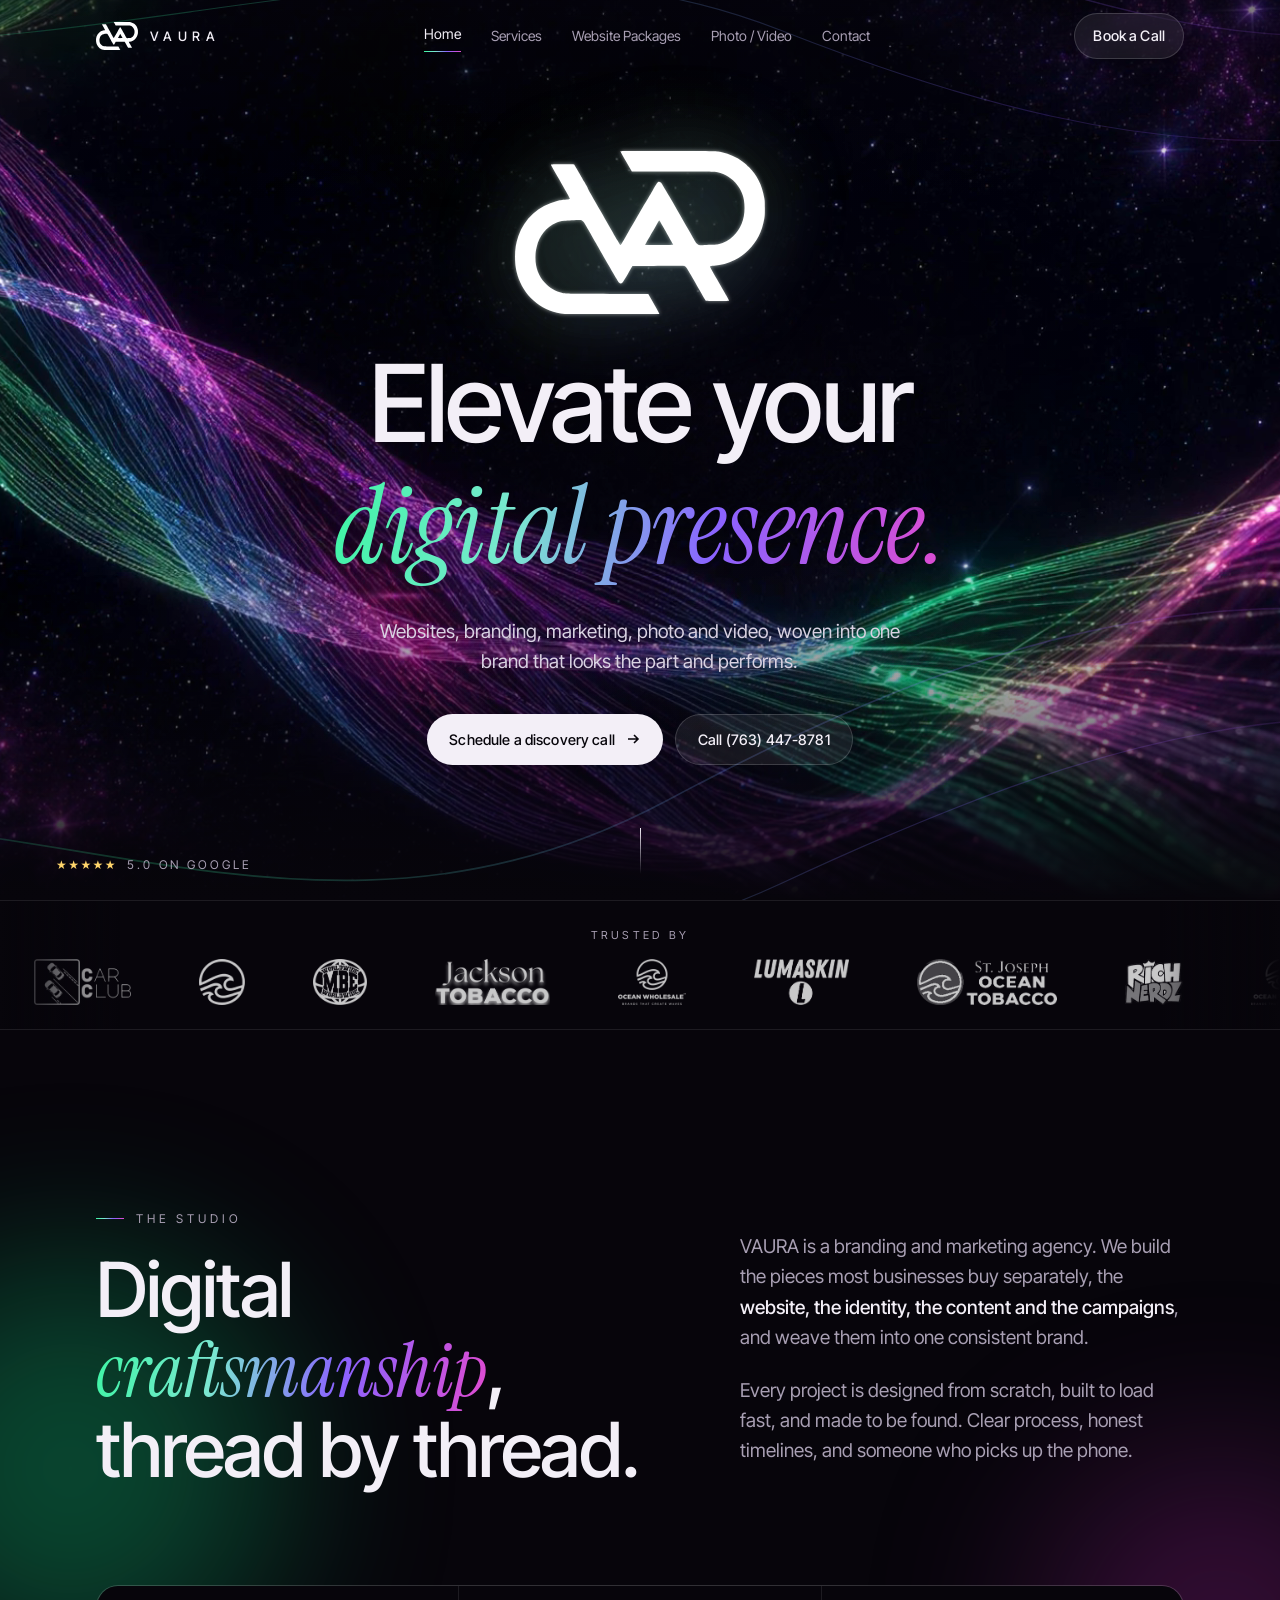
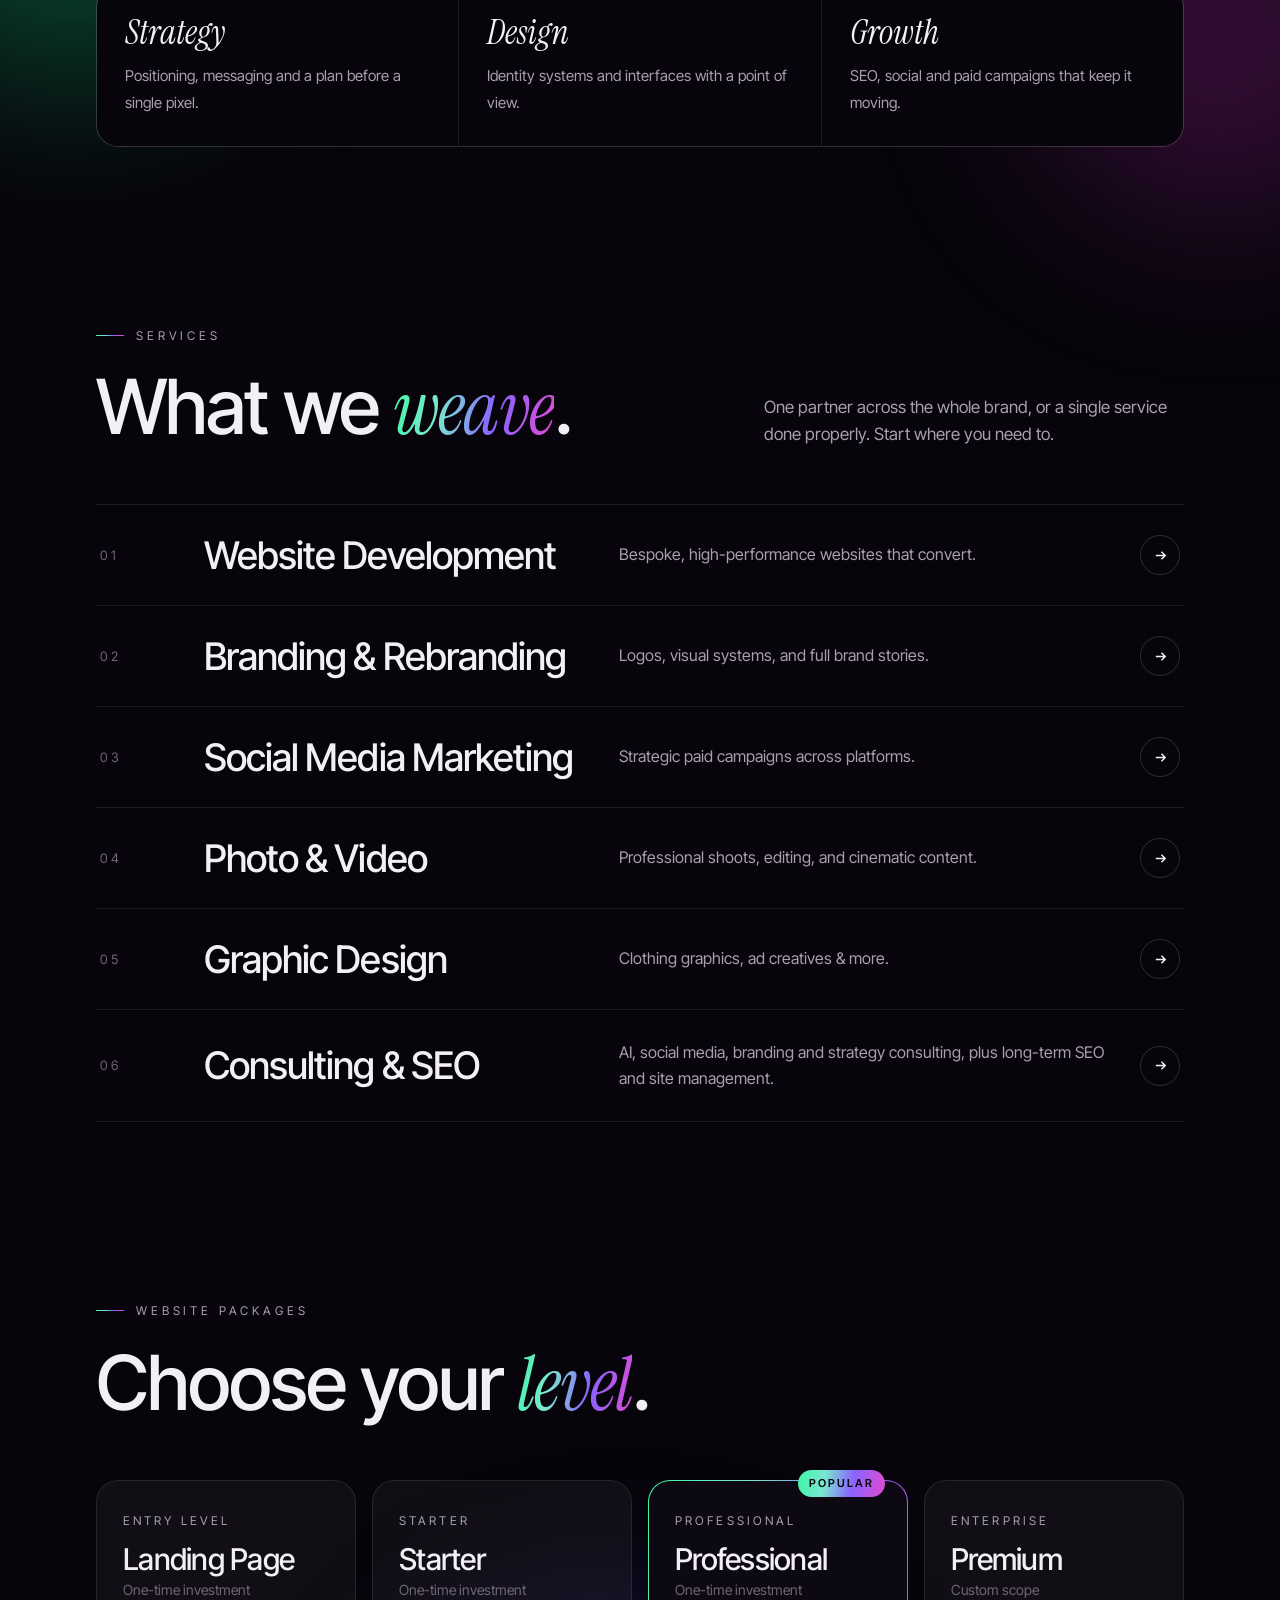
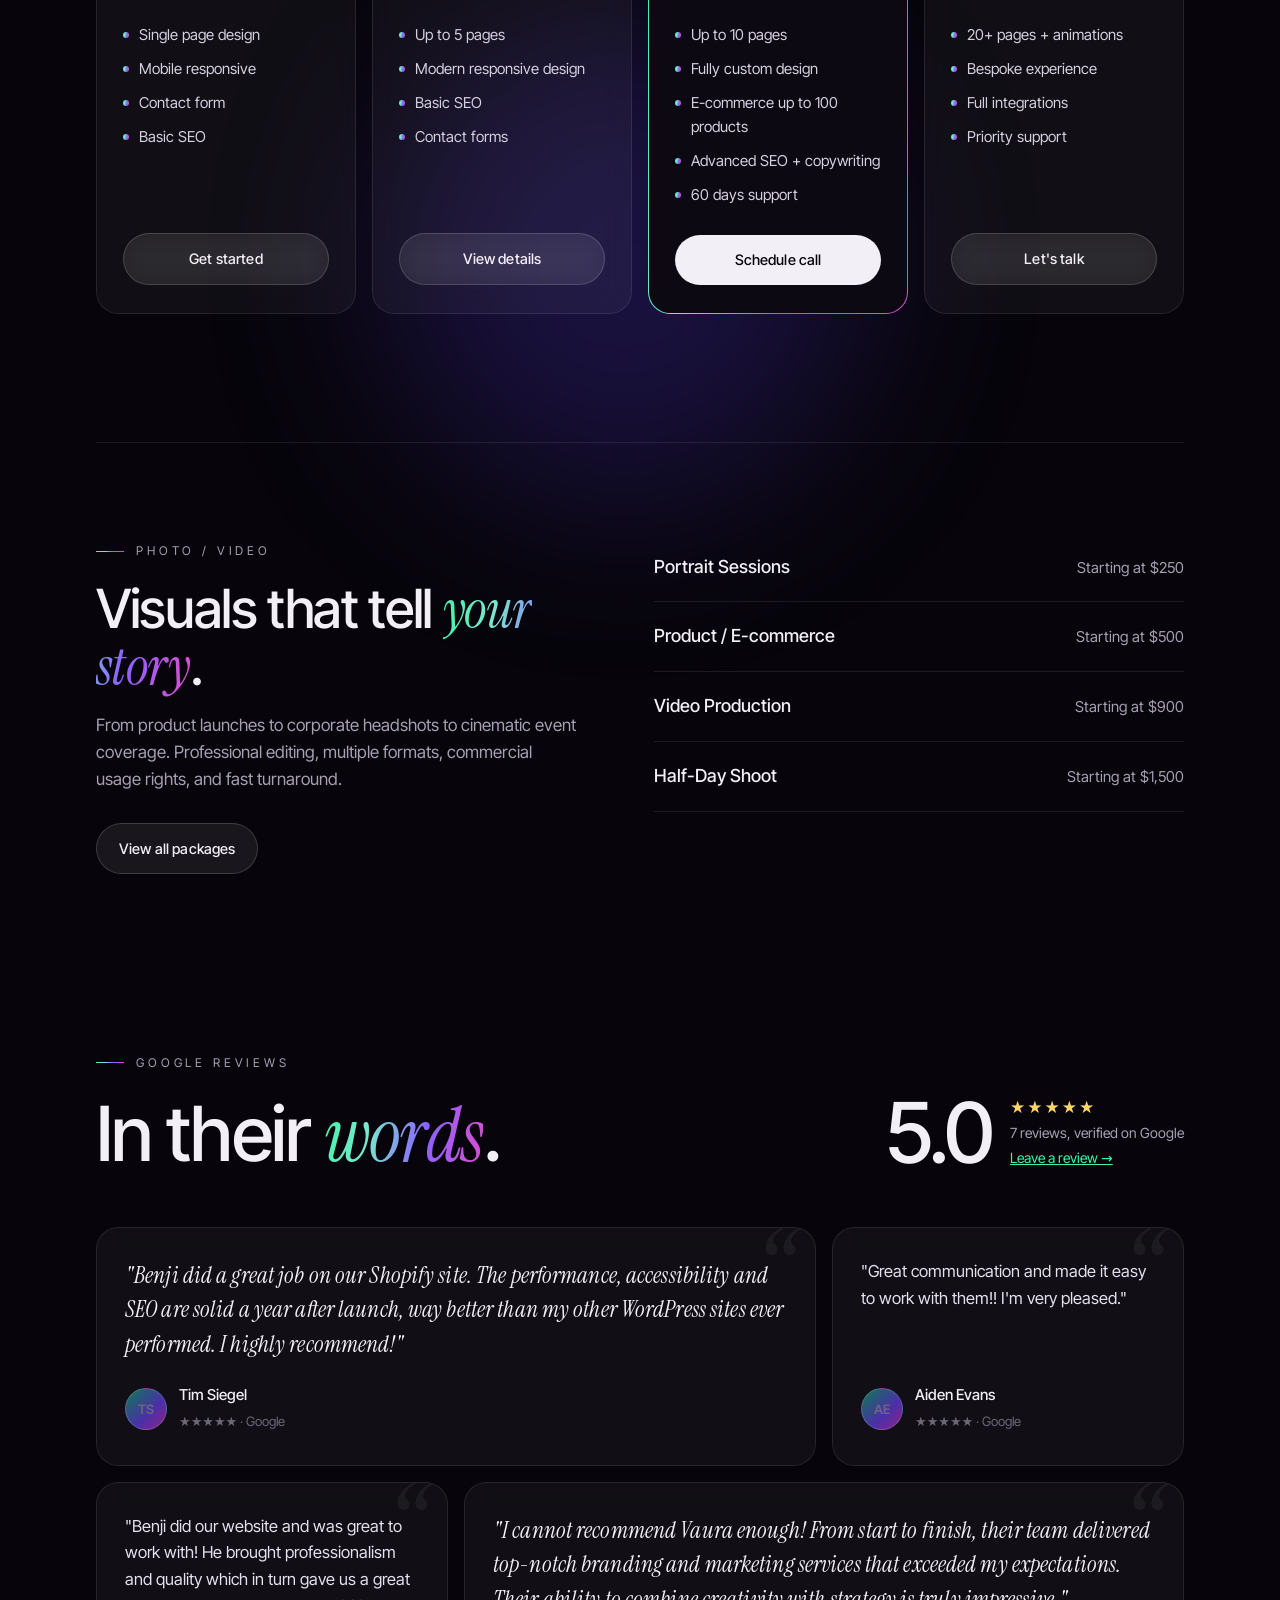
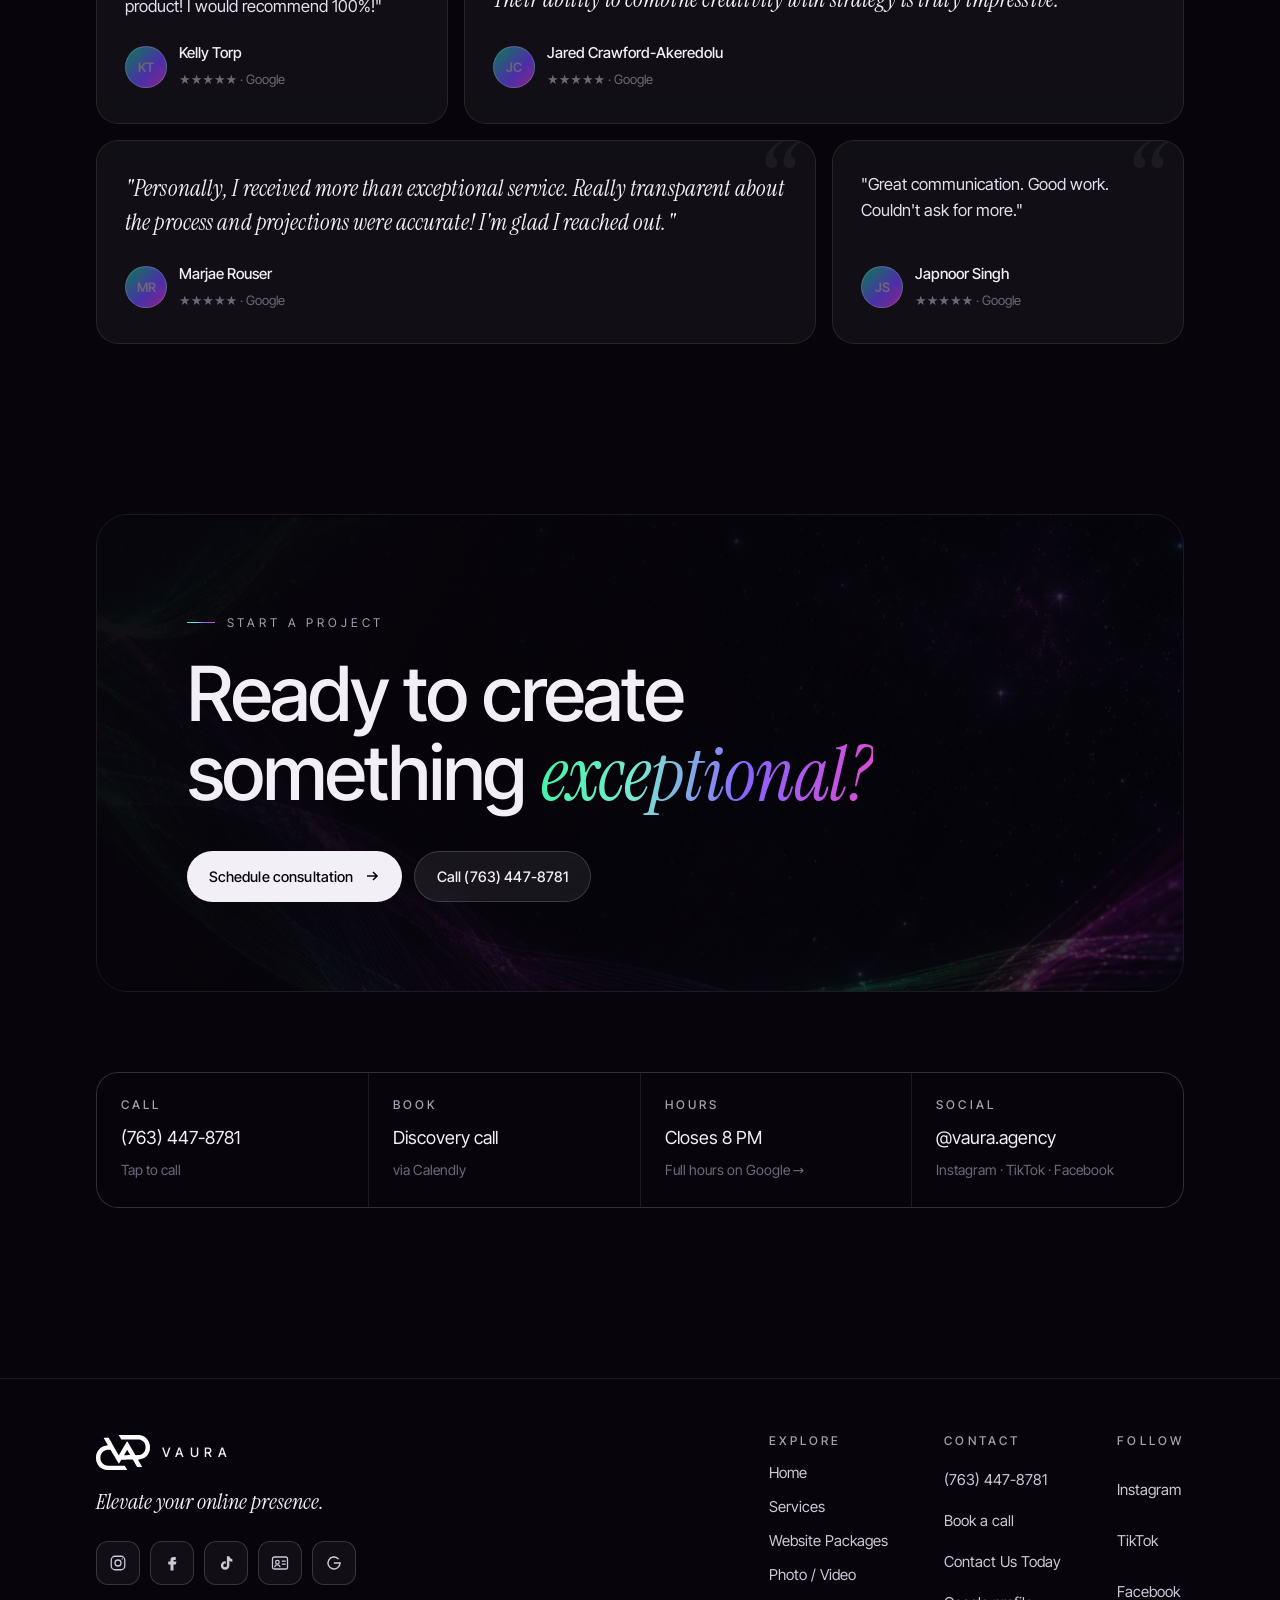
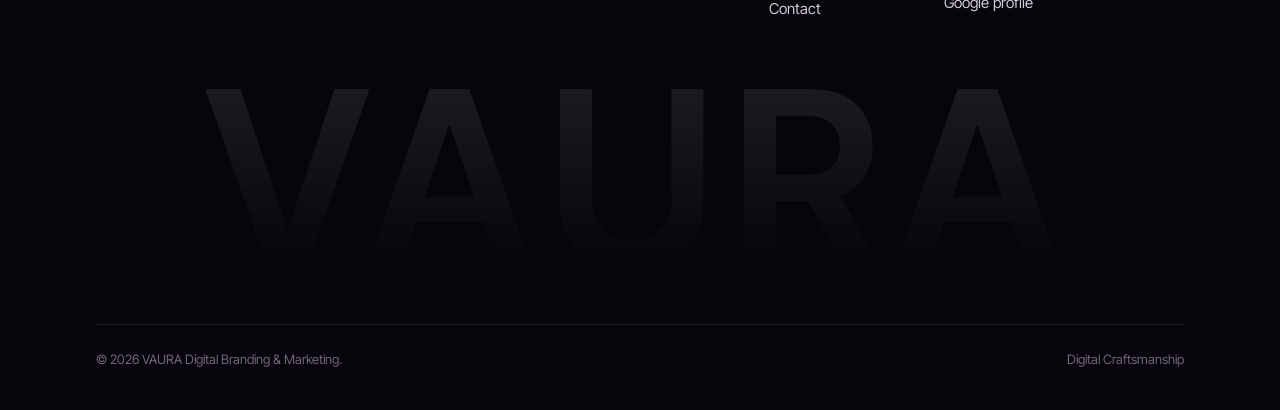
<file: index.html>
<!doctype html>
<html lang="en">
<head>
<meta charset="utf-8">
<meta name="viewport" content="width=device-width, initial-scale=1, viewport-fit=cover">
<title>VAURA | Branding &amp; Marketing Agency · Websites, Branding, Photo &amp; Video</title>
<meta name="description" content="VAURA is a branding and marketing agency crafting premium websites, brand identities, social media marketing, photo and video. Rated 5.0 on Google. Book a discovery call.">
<link rel="canonical" href="https://vauraagency.com/">
<meta name="theme-color" content="#07050b">
<meta name="color-scheme" content="dark">
<link rel="icon" href="favicon.svg" type="image/svg+xml">
<link rel="apple-touch-icon" href="assets/apple-touch-icon.png">
<meta property="og:type" content="website">
<meta property="og:site_name" content="VAURA">
<meta property="og:title" content="VAURA | Digital Craftsmanship">
<meta property="og:description" content="Websites, branding, marketing, photo and video, woven into one brand. Rated 5.0 on Google.">
<meta property="og:url" content="https://vauraagency.com/">
<meta property="og:image" content="https://vauraagency.com/assets/og.jpg">
<meta property="og:image:width" content="1200">
<meta property="og:image:height" content="630">
<meta name="twitter:card" content="summary_large_image">
<meta name="twitter:title" content="VAURA | Digital Craftsmanship">
<meta name="twitter:description" content="Websites, branding, marketing, photo and video, woven into one brand. Rated 5.0 on Google.">
<meta name="twitter:image" content="https://vauraagency.com/assets/og.jpg">
<script>document.documentElement.classList.add('js')</script>
<link rel="preload" as="image" href="assets/poster.webp" fetchpriority="high">
<link rel="preload" as="font" type="font/woff2" href="fonts/inter-tight-latin-500-normal.woff2" crossorigin>
<link rel="preload" as="font" type="font/woff2" href="fonts/instrument-serif-latin-400-italic.woff2" crossorigin>
<link rel="stylesheet" href="site.css">
<script type="application/ld+json">
{
  "@context": "https://schema.org",
  "@type": "ProfessionalService",
  "name": "VAURA | Branding & Marketing Agency",
  "alternateName": "VAURA Digital Craftsmanship",
  "url": "https://vauraagency.com/",
  "image": "https://vauraagency.com/assets/og.jpg",
  "logo": "https://vauraagency.com/assets/mark.svg",
  "telephone": "+1-763-447-8781",
  "description": "Branding and marketing agency: website development, branding and rebranding, social media marketing, photo and video, and consulting.",
  "aggregateRating": { "@type": "AggregateRating", "ratingValue": "5.0", "reviewCount": "7" },
  "sameAs": [
    "https://www.instagram.com/vaura.agency",
    "https://www.facebook.com/vaura.agency",
    "https://www.tiktok.com/@vaura.agency"
  ],
  "hasOfferCatalog": {
    "@type": "OfferCatalog",
    "name": "Services",
    "itemListElement": [
      {"@type":"Offer","itemOffered":{"@type":"Service","name":"Website Development"}},
      {"@type":"Offer","itemOffered":{"@type":"Service","name":"Branding & Rebranding"}},
      {"@type":"Offer","itemOffered":{"@type":"Service","name":"Social Media Marketing"}},
      {"@type":"Offer","itemOffered":{"@type":"Service","name":"Photo & Video"}},
      {"@type":"Offer","itemOffered":{"@type":"Service","name":"Consulting (AI, Social Media, Branding, Strategy)"}}
    ]
  }
}
</script>
</head>
<body>
<a class="skip" href="#main">Skip to content</a>
<svg width="0" height="0" style="position:absolute" aria-hidden="true" focusable="false"><defs><linearGradient id="wv" x1="0" y1="0" x2="1" y2="1"><stop offset="0" stop-color="#3df5a4"/><stop offset=".55" stop-color="#8a63ff"/><stop offset="1" stop-color="#e04bd0"/></linearGradient></defs></svg>
<header class="nav" id="nav">
  <div class="wrap">
    <a class="brand" href="index.html" aria-label="VAURA home">
      <img src="assets/mark.svg" width="42" height="27" alt="">
      <span>VAURA</span>
    </a>
    <nav aria-label="Primary">
      <ul>
        <li><a href="index.html" aria-current="page">Home</a></li><li><a href="services.html">Services</a></li><li><a href="packages.html">Website Packages</a></li><li><a href="photovideo.html">Photo / Video</a></li><li><a href="contact.html">Contact</a></li>
      </ul>
    </nav>
    <a class="btn btn-glass" href="https://popl.co/card/7kmqlK11/4/preview?showappcta=false" target="_blank" rel="noopener">Book a Call</a>
    <button class="menu-btn" id="menu-toggle" type="button" aria-label="Toggle menu" aria-expanded="false" aria-controls="mobile-menu">
      <svg class="bars" viewBox="0 0 18 18" fill="none" stroke="currentColor" stroke-width="1.6" stroke-linecap="round" aria-hidden="true"><path d="M2 5h14M2 9h14M2 13h14"/></svg>
      <svg class="x" viewBox="0 0 18 18" fill="none" stroke="currentColor" stroke-width="1.6" stroke-linecap="round" aria-hidden="true"><path d="M4 4l10 10M14 4 4 14"/></svg>
    </button>
  </div>
  <div id="mobile-menu">
    <a href="index.html" aria-current="page">Home</a><a href="services.html">Services</a><a href="packages.html">Website Packages</a><a href="photovideo.html">Photo / Video</a><a href="contact.html">Contact</a>
    <a class="btn btn-solid" href="https://popl.co/card/7kmqlK11/4/preview?showappcta=false" target="_blank" rel="noopener">Book a Call</a>
  </div>
</header>
<main id="main">
<section class="hero" id="top" aria-label="Introduction">
  <div class="layer layer-back" data-depth="0.38">
    <div class="poster" aria-hidden="true"></div>
    <video id="heroVideo" muted loop playsinline preload="none" poster="assets/poster.webp"
      data-base="assets/hero" aria-hidden="true" tabindex="-1"></video>
  </div>

  <div class="layer layer-front" data-depth="-0.22" aria-hidden="true">
    <svg viewBox="0 0 1600 900" preserveAspectRatio="xMidYMid slice"><defs><linearGradient id="tg" x1="0" x2="1"><stop offset="0" stop-color="#3df5a4" stop-opacity="0"/><stop offset=".3" stop-color="#3df5a4"/><stop offset=".65" stop-color="#8a63ff"/><stop offset="1" stop-color="#e04bd0" stop-opacity="0"/></linearGradient><filter id="glow" x="-20%" y="-20%" width="140%" height="140%"><feGaussianBlur stdDeviation="3"/></filter></defs><path class="base" stroke="url(#tg)" stroke-width="1.2" d="M-50 760 C 300 620, 520 860, 820 700 S 1300 520, 1660 640"/><path class="pulse" filter="url(#glow)" stroke="url(#tg)" stroke-width="3.6" d="M-50 760 C 300 620, 520 860, 820 700 S 1300 520, 1660 640" style="animation-duration:14s"/><path class="pulse core" stroke="url(#tg)" stroke-width="1.2" d="M-50 760 C 300 620, 520 860, 820 700 S 1300 520, 1660 640" style="animation-duration:14s"/><path class="base" stroke="url(#tg)" stroke-width="0.9" d="M-50 820 C 260 700, 600 900, 900 760 S 1360 600, 1660 720"/><path class="pulse" filter="url(#glow)" stroke="url(#tg)" stroke-width="2.7" d="M-50 820 C 260 700, 600 900, 900 760 S 1360 600, 1660 720" style="animation-duration:19s;animation-direction:reverse"/><path class="pulse core" stroke="url(#tg)" stroke-width="0.9" d="M-50 820 C 260 700, 600 900, 900 760 S 1360 600, 1660 720" style="animation-duration:19s;animation-direction:reverse"/><path class="base" stroke="url(#tg)" stroke-width="0.8" d="M-50 120 C 340 240, 620 40, 900 150 S 1350 260, 1660 120"/><path class="pulse" filter="url(#glow)" stroke="url(#tg)" stroke-width="2.4" d="M-50 120 C 340 240, 620 40, 900 150 S 1350 260, 1660 120" style="animation-duration:23s"/><path class="pulse core" stroke="url(#tg)" stroke-width="0.8" d="M-50 120 C 340 240, 620 40, 900 150 S 1350 260, 1660 120" style="animation-duration:23s"/><path class="base" stroke="url(#tg)" stroke-width="1" d="M-50 60 C 300 180, 700 -20, 1000 90 S 1400 160, 1660 40"/><path class="pulse" filter="url(#glow)" stroke="url(#tg)" stroke-width="3.0" d="M-50 60 C 300 180, 700 -20, 1000 90 S 1400 160, 1660 40" style="animation-duration:17s;animation-direction:reverse"/><path class="pulse core" stroke="url(#tg)" stroke-width="1.0" d="M-50 60 C 300 180, 700 -20, 1000 90 S 1400 160, 1660 40" style="animation-duration:17s;animation-direction:reverse"/></svg>
  </div>

  <div class="layer layer-mid" data-depth="0.16" data-fade>
    <div class="hero-inner">
      <svg class="mark" viewBox="0 0 1055 689" role="img" aria-label="VAURA monogram"><path fill-rule="evenodd" d="M210.5 687.9C121.6 680.4 45.3 622.3 15.7 539.5C4.4 507.9 0.2 482.1 0.1 445.5C0.1 413.1 4.2 387.7 13.9 359.5C39.8 284.9 99.5 230.7 177.5 211.0C189.1 208.1 194.7 207.3 219.0 205.0C225.8 204.3 231.0 203.4 231.8 202.6C233.1 201.3 217.1 172.6 158.8 71.8C154.4 64.2 151.1 57.6 151.5 57.0C152.2 55.8 247.8 55.6 249.7 56.8C250.5 57.3 278.7 105.7 292.3 130.0C293.3 131.9 297.1 138.6 300.7 144.8C304.2 151.0 307.5 157.4 308.0 159.1C308.5 160.8 315.2 173.0 322.9 186.3C341.6 218.8 417.7 351.4 432.0 376.7C438.3 387.9 444.0 397.0 444.7 397.0C446.4 397.0 449.5 392.0 472.5 352.0C490.0 321.5 510.7 285.8 525.0 261.5C527.6 257.1 535.5 243.6 542.5 231.5C549.5 219.4 556.6 207.6 558.2 205.4C559.8 203.1 569.8 186.2 580.4 167.9C601.4 131.6 603.1 129.3 610.0 130.4C612.0 130.7 614.7 132.3 616.7 134.2C618.4 136.0 634.2 162.2 651.6 192.5C693.4 265.1 731.1 330.8 748.3 361.0C755.9 374.5 763.7 387.4 765.6 389.6C767.4 391.9 771.1 394.8 773.7 396.0C778.2 398.1 779.3 398.2 792.5 397.6C800.2 397.2 815.7 396.5 827.0 396.0C838.3 395.5 850.0 394.7 853.0 394.1C866.3 391.7 873.5 389.6 882.7 385.4C884.4 384.6 886.1 384.0 886.4 384.0C886.7 384.0 890.8 381.7 895.6 379.0C931.4 358.4 957.9 319.3 965.6 275.5C969.5 253.6 969.7 229.7 966.0 206.5C961.9 180.6 948.4 153.6 929.4 133.2C905.9 107.9 876.0 92.2 843.0 88.0C838.5 87.4 767.3 87.0 664.3 87.0L493.1 87.0L469.4 45.4C456.4 22.5 445.5 2.9 445.3 1.9C444.8 -0.0 447.6 -0.0 644.6 0.3C859.7 0.6 849.2 0.4 873.0 5.6C904.3 12.4 936.6 26.8 961.0 44.9C972.2 53.2 973.4 54.4 987.0 68.0C1021.9 102.8 1041.9 143.2 1052.2 199.5C1054.1 210.1 1054.4 215.1 1054.4 242.0C1054.4 269.3 1054.2 273.8 1052.2 285.2C1042.2 341.6 1021.0 383.4 984.4 419.1C965.3 437.6 949.8 448.7 927.0 460.1C897.9 474.6 870.4 482.1 839.6 484.1C829.4 484.7 824.1 485.5 823.2 486.4C822.0 487.5 826.8 496.4 853.1 542.1C900.1 623.9 904.0 630.8 904.0 631.9C904.0 633.2 807.2 633.5 805.4 632.2C804.4 631.5 777.6 585.4 742.4 523.5C733.7 508.1 725.2 494.0 723.6 492.2C722.0 490.4 718.8 487.9 716.6 486.7C711.8 484.2 721.1 484.4 585.5 484.8L495.5 485.0L488.6 497.3C468.1 533.6 457.1 551.9 453.8 555.2C448.5 560.5 443.9 560.5 438.7 555.2C435.6 552.0 391.5 476.6 351.5 406.0C328.4 365.1 295.7 308.5 292.2 303.1C288.1 297.0 282.3 292.3 277.4 291.4C272.6 290.5 222.7 292.7 208.0 294.5C193.4 296.2 184.4 298.5 174.0 302.9C132.6 320.6 102.7 357.6 91.6 404.9C87.7 421.6 87.0 427.0 86.4 442.8C84.6 488.3 98.1 527.0 126.0 556.3C148.2 579.7 170.3 592.5 200.5 599.4C214.2 602.5 237.3 603.0 400.0 603.0L562.5 603.0L585.9 644.1C598.7 666.7 609.5 686.1 609.7 687.1C610.2 689.0 606.3 689.0 415.4 688.9C308.2 688.8 216.0 688.3 210.5 687.9ZM668.0 396.0C668.0 395.0 616.8 305.4 611.3 296.6C608.3 292.0 609.7 290.4 596.3 313.6C559.1 378.3 549.3 395.6 549.7 396.2C550.4 397.4 668.0 397.2 668.0 396.0Z"/></svg>
      <h1>
        <span class="line"><span>Elevate your</span></span>
        <span class="line"><span><em class="s grad">digital presence.</em></span></span>
      </h1>
      <p class="lede">Websites, branding, marketing, photo and video, woven into one brand that looks the part and performs.</p>
      <div class="ctas">
        <a class="btn btn-solid" href="https://calendly.com/vaura/general-discovery" target="_blank" rel="noopener">Schedule a discovery call
          <svg viewBox="0 0 16 16" fill="none" stroke="currentColor" stroke-width="1.6" aria-hidden="true"><path d="M3 8h10M9 4l4 4-4 4"/></svg></a>
        <a class="btn btn-glass" href="tel:+17634478781">Call (763) 447-8781</a>
      </div>
    </div>
  </div>

  <div class="hero-meta">
    <a class="rating-chip" href="#reviews"><span class="stars" aria-hidden="true">★★★★★</span> 5.0 on Google</a>
    <div class="scrollcue" aria-hidden="true"></div>
  </div>
</section>

<div class="partners" aria-label="Brands we've worked with">
  <span class="label">Trusted by</span>
  <div class="track">
    <img src="assets/partners/ccr.webp" alt="Car Club" width="232" height="110" loading="lazy" decoding="async"><img src="assets/partners/ocean-wholesale.webp" alt="Ocean Wholesale" width="110" height="110" loading="lazy" decoding="async"><img src="assets/partners/mbe.webp" alt="MBE Worldwide" width="129" height="110" loading="lazy" decoding="async"><img src="assets/partners/jt.webp" alt="Jackson Tobacco" width="275" height="110" loading="lazy" decoding="async"><img src="assets/partners/ow.webp" alt="Ocean Wholesale" width="162" height="110" loading="lazy" decoding="async"><img src="assets/partners/lumaskin.webp" alt="Lumaskin" width="229" height="110" loading="lazy" decoding="async"><img src="assets/partners/stj.webp" alt="St. Joseph Ocean Tobacco" width="333" height="110" loading="lazy" decoding="async"><img src="assets/partners/rich-nerdz.webp" alt="Rich Nerdz" width="139" height="110" loading="lazy" decoding="async"><img src="assets/partners/ot.webp" alt="Ocean Tobacco" width="146" height="110" loading="lazy" decoding="async"><img src="assets/partners/pure-mechanical.webp" alt="Pure Mechanical" width="152" height="110" loading="lazy" decoding="async"><img src="assets/partners/vox.webp" alt="Vox" width="138" height="110" loading="lazy" decoding="async"><img src="assets/partners/matrix-medical.webp" alt="Matrix Medical" width="251" height="110" loading="lazy" decoding="async"><img src="assets/partners/mow-bros.webp" alt="Mow Bros" width="150" height="110" loading="lazy" decoding="async"><img src="assets/partners/cgs-insurance.webp" alt="CGS Insurance" width="464" height="110" loading="lazy" decoding="async"><img src="assets/partners/connected-tulum.webp" alt="Connected Tulum" width="334" height="110" loading="lazy" decoding="async">
    <span class="dup" aria-hidden="true"><img src="assets/partners/ccr.webp" alt="" width="232" height="110" loading="lazy" decoding="async"><img src="assets/partners/ocean-wholesale.webp" alt="" width="110" height="110" loading="lazy" decoding="async"><img src="assets/partners/mbe.webp" alt="" width="129" height="110" loading="lazy" decoding="async"><img src="assets/partners/jt.webp" alt="" width="275" height="110" loading="lazy" decoding="async"><img src="assets/partners/ow.webp" alt="" width="162" height="110" loading="lazy" decoding="async"><img src="assets/partners/lumaskin.webp" alt="" width="229" height="110" loading="lazy" decoding="async"><img src="assets/partners/stj.webp" alt="" width="333" height="110" loading="lazy" decoding="async"><img src="assets/partners/rich-nerdz.webp" alt="" width="139" height="110" loading="lazy" decoding="async"><img src="assets/partners/ot.webp" alt="" width="146" height="110" loading="lazy" decoding="async"><img src="assets/partners/pure-mechanical.webp" alt="" width="152" height="110" loading="lazy" decoding="async"><img src="assets/partners/vox.webp" alt="" width="138" height="110" loading="lazy" decoding="async"><img src="assets/partners/matrix-medical.webp" alt="" width="251" height="110" loading="lazy" decoding="async"><img src="assets/partners/mow-bros.webp" alt="" width="150" height="110" loading="lazy" decoding="async"><img src="assets/partners/cgs-insurance.webp" alt="" width="464" height="110" loading="lazy" decoding="async"><img src="assets/partners/connected-tulum.webp" alt="" width="334" height="110" loading="lazy" decoding="async"></span>
  </div>
</div>

<section class="sec about" id="about">
  <div class="orb g" data-depth="-0.12" style="width:420px;height:420px;left:-140px;top:12%"></div>
  <div class="orb m" data-depth="0.1" style="width:360px;height:360px;right:-120px;bottom:0"></div>
  <div class="wrap">
    <div class="about-grid">
      <div class="rv">
        <span class="eyebrow">The studio</span>
        <h2>Digital <em class="s grad">craftsmanship</em>, thread by thread.</h2>
      </div>
      <div class="rv">
        <p>VAURA is a branding and marketing agency. We build the pieces most businesses buy separately, the <strong>website, the identity, the content and the campaigns</strong>, and weave them into one consistent brand.</p>
        <p>Every project is designed from scratch, built to load fast, and made to be found. Clear process, honest timelines, and someone who picks up the phone.</p>
      </div>
    </div>
    <div class="pillars rv">
      <div class="pillar"><b>Strategy</b><span>Positioning, messaging and a plan before a single pixel.</span></div>
      <div class="pillar"><b>Design</b><span>Identity systems and interfaces with a point of view.</span></div>
      <div class="pillar"><b>Growth</b><span>SEO, social and paid campaigns that keep it moving.</span></div>
    </div>
  </div>
</section>

<section class="sec" id="services" style="padding-top:0">
  <div class="wrap">
    <div class="svc-head rv">
      <div><span class="eyebrow">Services</span><h2 style="margin-top:22px">What we <em class="s grad">weave</em>.</h2></div>
      <p>One partner across the whole brand, or a single service done properly. Start where you need to.</p>
    </div>
    <ul class="svc-list">
      <li class="svc rv"><span class="n">01</span><h3>Website Development</h3><p>Bespoke, high-performance websites that convert.</p><a class="svc-a" href="services.html#web-development" aria-label="Website Development: learn more"></a><span class="ar" aria-hidden="true"><svg viewBox="0 0 16 16" fill="none" stroke="currentColor" stroke-width="1.6"><path d="M3 8h10M9 4l4 4-4 4"/></svg></span></li>
      <li class="svc rv"><span class="n">02</span><h3>Branding &amp; Rebranding</h3><p>Logos, visual systems, and full brand stories.</p><a class="svc-a" href="services.html#branding" aria-label="Branding and Rebranding: learn more"></a><span class="ar" aria-hidden="true"><svg viewBox="0 0 16 16" fill="none" stroke="currentColor" stroke-width="1.6"><path d="M3 8h10M9 4l4 4-4 4"/></svg></span></li>
      <li class="svc rv"><span class="n">03</span><h3>Social Media Marketing</h3><p>Strategic paid campaigns across platforms.</p><a class="svc-a" href="services.html#marketing-strategy" aria-label="Social Media Marketing: learn more"></a><span class="ar" aria-hidden="true"><svg viewBox="0 0 16 16" fill="none" stroke="currentColor" stroke-width="1.6"><path d="M3 8h10M9 4l4 4-4 4"/></svg></span></li>
      <li class="svc rv"><span class="n">04</span><h3>Photo &amp; Video</h3><p>Professional shoots, editing, and cinematic content.</p><a class="svc-a" href="photovideo.html" aria-label="Photo and Video: learn more"></a><span class="ar" aria-hidden="true"><svg viewBox="0 0 16 16" fill="none" stroke="currentColor" stroke-width="1.6"><path d="M3 8h10M9 4l4 4-4 4"/></svg></span></li>
      <li class="svc rv"><span class="n">05</span><h3>Graphic Design</h3><p>Clothing graphics, ad creatives &amp; more.</p><a class="svc-a" href="services.html#graphic-design" aria-label="Graphic Design: learn more"></a><span class="ar" aria-hidden="true"><svg viewBox="0 0 16 16" fill="none" stroke="currentColor" stroke-width="1.6"><path d="M3 8h10M9 4l4 4-4 4"/></svg></span></li>
      <li class="svc rv"><span class="n">06</span><h3>Consulting &amp; SEO</h3><p>AI, social media, branding and strategy consulting, plus long-term SEO and site management.</p><a class="svc-a" href="services.html#seo-optimization" aria-label="Consulting and SEO: learn more"></a><span class="ar" aria-hidden="true"><svg viewBox="0 0 16 16" fill="none" stroke="currentColor" stroke-width="1.6"><path d="M3 8h10M9 4l4 4-4 4"/></svg></span></li>
    </ul>
  </div>
</section>

<section class="sec" id="packages" style="padding-top:0">
  <div class="orb v" data-depth="0.14" style="width:480px;height:480px;left:30%;top:10%"></div>
  <div class="wrap">
    <div class="rv"><span class="eyebrow">Website packages</span><h2 style="margin-top:22px">Choose your <em class="s grad">level</em>.</h2></div>
    <div class="pkgs snap" data-dots>
      <article class="pkg rv">
        <span class="tier">Entry level</span><h3>Landing Page</h3><div class="terms">One-time investment</div>
        <ul><li>Single page design</li><li>Mobile responsive</li><li>Contact form</li><li>Basic SEO</li></ul>
        <a class="btn btn-glass" href="https://calendly.com/vaura/general-discovery" target="_blank" rel="noopener">Get started</a>
      </article>
      <article class="pkg rv">
        <span class="tier">Starter</span><h3>Starter</h3><div class="terms">One-time investment</div>
        <ul><li>Up to 5 pages</li><li>Modern responsive design</li><li>Basic SEO</li><li>Contact forms</li></ul>
        <a class="btn btn-glass" href="https://calendly.com/vaura/general-discovery" target="_blank" rel="noopener">View details</a>
      </article>
      <article class="pkg pop rv">
        <span class="badge">POPULAR</span>
        <span class="tier">Professional</span><h3>Professional</h3><div class="terms">One-time investment</div>
        <ul><li>Up to 10 pages</li><li>Fully custom design</li><li>E-commerce up to 100 products</li><li>Advanced SEO + copywriting</li><li>60 days support</li></ul>
        <a class="btn btn-solid" href="https://calendly.com/vaura/general-discovery" target="_blank" rel="noopener">Schedule call</a>
      </article>
      <article class="pkg rv">
        <span class="tier">Enterprise</span><h3>Premium</h3><div class="terms">Custom scope</div>
        <ul><li>20+ pages + animations</li><li>Bespoke experience</li><li>Full integrations</li><li>Priority support</li></ul>
        <a class="btn btn-glass" href="https://calendly.com/vaura/general-discovery" target="_blank" rel="noopener">Let's talk</a>
      </article>
    </div>

    <div class="photo">
      <div class="rv">
        <span class="eyebrow">Photo / Video</span>
        <h3 style="margin-top:20px">Visuals that tell <em class="s grad">your story</em>.</h3>
        <p>From product launches to corporate headshots to cinematic event coverage. Professional editing, multiple formats, commercial usage rights, and fast turnaround.</p>
        <a class="btn btn-glass" style="margin-top:12px" href="photovideo.html">View all packages</a>
      </div>
      <ul class="rate rv">
        <li><b>Portrait Sessions</b><span>Starting at $250</span></li>
        <li><b>Product / E-commerce</b><span>Starting at $500</span></li>
        <li><b>Video Production</b><span>Starting at $900</span></li>
        <li><b>Half-Day Shoot</b><span>Starting at $1,500</span></li>
      </ul>
    </div>
  </div>
</section>

<section class="sec" id="reviews" style="padding-top:0">
  <div class="wrap">
    <div class="rev-head rv">
      <div><span class="eyebrow">Google reviews</span><h2 style="margin-top:22px">In their <em class="s grad">words</em>.</h2></div>
      <div class="score">
        <div class="big">5.0</div>
        <div><span class="stars" aria-hidden="true">★★★★★</span><small>7 reviews, verified on Google</small>
          <a href="https://g.page/r/CZaO4TNAzK-NEBM/review" target="_blank" rel="noopener" style="font-size:14px;color:var(--green)">Leave a review →</a></div>
      </div>
    </div>
    <div class="reviews snap" data-dots>
      <figure class="review feat rv">
        <blockquote>"Benji did a great job on our Shopify site. The performance, accessibility and SEO are solid a year after launch, way better than my other WordPress sites ever performed. I highly recommend!"</blockquote>
        <figcaption><span class="av" aria-hidden="true">TS</span><div><b>Tim Siegel</b><span>★★★★★ · Google</span></div></figcaption>
      </figure>
      <figure class="review rv">
        <blockquote>"Great communication and made it easy to work with them!! I'm very pleased."</blockquote>
        <figcaption><span class="av" aria-hidden="true">AE</span><div><b>Aiden Evans</b><span>★★★★★ · Google</span></div></figcaption>
      </figure>
      <figure class="review rv">
        <blockquote>"Benji did our website and was great to work with! He brought professionalism and quality which in turn gave us a great product! I would recommend 100%!"</blockquote>
        <figcaption><span class="av" aria-hidden="true">KT</span><div><b>Kelly Torp</b><span>★★★★★ · Google</span></div></figcaption>
      </figure>
      <figure class="review feat rv">
        <blockquote>"I cannot recommend Vaura enough! From start to finish, their team delivered top-notch branding and marketing services that exceeded my expectations. Their ability to combine creativity with strategy is truly impressive."</blockquote>
        <figcaption><span class="av" aria-hidden="true">JC</span><div><b>Jared Crawford-Akeredolu</b><span>★★★★★ · Google</span></div></figcaption>
      </figure>
      <figure class="review feat rv">
        <blockquote>"Personally, I received more than exceptional service. Really transparent about the process and projections were accurate! I'm glad I reached out."</blockquote>
        <figcaption><span class="av" aria-hidden="true">MR</span><div><b>Marjae Rouser</b><span>★★★★★ · Google</span></div></figcaption>
      </figure>
      <figure class="review rv">
        <blockquote>"Great communication. Good work. Couldn't ask for more."</blockquote>
        <figcaption><span class="av" aria-hidden="true">JS</span><div><b>Japnoor Singh</b><span>★★★★★ · Google</span></div></figcaption>
      </figure>
    </div>
  </div>
</section>

<section class="sec contact" id="contact" style="padding-top:0">
  <div class="wrap">
    <div class="cta-card rv">
      <div class="bg" data-depth="0.18" aria-hidden="true"></div>
      <span class="eyebrow">Start a project</span>
      <h2 style="margin-top:22px">Ready to create something <em class="s grad">exceptional?</em></h2>
      <div class="cta-row">
        <a class="btn btn-solid" href="https://calendly.com/vaura/general-discovery" target="_blank" rel="noopener">Schedule consultation
          <svg viewBox="0 0 16 16" fill="none" stroke="currentColor" stroke-width="1.6" aria-hidden="true"><path d="M3 8h10M9 4l4 4-4 4"/></svg></a>
        <a class="btn btn-glass" href="tel:+17634478781">Call (763) 447-8781</a>
      </div>
    </div>
    <div class="info rv">
      <div><h3>Call</h3><a href="tel:+17634478781">(763) 447-8781</a><div class="sub">Tap to call</div></div>
      <div><h3>Book</h3><a href="https://calendly.com/vaura/general-discovery" target="_blank" rel="noopener">Discovery call</a><div class="sub">via Calendly</div></div>
      <div><h3>Hours</h3><p>Closes 8 PM</p><a class="sub" href="https://g.page/r/CZaO4TNAzK-NEBM" target="_blank" rel="noopener">Full hours on Google →</a></div>
      <div><h3>Social</h3><a href="https://www.instagram.com/vaura.agency" target="_blank" rel="noopener">@vaura.agency</a><div class="sub">Instagram · TikTok · Facebook</div></div>
    </div>
  </div>
</section>
</main>
<footer>
  <div class="wrap">
    <div class="foot">
      <div>
        <a class="brand" href="index.html" aria-label="VAURA home"><img src="assets/mark.svg" width="54" height="35" alt=""><span>VAURA</span></a>
        <p class="tagline">Elevate your online presence.</p>
        <div class="socials"><a href="https://www.instagram.com/vaura.agency" target="_blank" rel="noopener" aria-label="Instagram"><svg viewBox="0 0 24 24" fill="none" stroke="currentColor" stroke-width="1.7"><rect x="3" y="3" width="18" height="18" rx="5"/><circle cx="12" cy="12" r="4"/><circle cx="17.5" cy="6.5" r=".9" fill="currentColor" stroke="none"/></svg></a><a href="https://www.facebook.com/vaura.agency" target="_blank" rel="noopener" aria-label="Facebook"><svg viewBox="0 0 24 24" fill="currentColor"><path d="M14 8h3V4h-3c-2.8 0-4 1.7-4 4v2H7v4h3v8h4v-8h3l1-4h-4V8.6c0-.4.2-.6.6-.6z"/></svg></a><a href="https://www.tiktok.com/@vaura.agency" target="_blank" rel="noopener" aria-label="TikTok"><svg viewBox="0 0 24 24" fill="currentColor"><path d="M16.5 3c.4 2.2 1.8 3.6 4 3.9v3.3a7.6 7.6 0 0 1-4-1.2v6.3a5.7 5.7 0 1 1-5.7-5.7l.9.1v3.4a2.4 2.4 0 1 0 1.5 2.2V3z"/></svg></a><a href="https://popl.co/card/7kmqlK11/4/preview?showappcta=false" target="_blank" rel="noopener" aria-label="Digital Business Card"><svg viewBox="0 0 24 24" fill="none" stroke="currentColor" stroke-width="1.7" stroke-linecap="round"><rect x="2" y="4" width="20" height="16" rx="2.5"/><circle cx="8.5" cy="11" r="2.4"/><path d="M5 17c.6-1.7 2-2.5 3.5-2.5S11.4 15.3 12 17"/><path d="M15 9.5h4M15 13.5h4"/></svg></a><a href="https://share.google/mV0X8NOunWxULwUeG" target="_blank" rel="noopener" aria-label="Google Reviews"><svg viewBox="0 0 24 24" fill="none" stroke="currentColor" stroke-width="1.9" stroke-linecap="round"><path d="M20 12a8 8 0 1 1-2.4-5.7"/><path d="M20 12h-7.5"/></svg></a></div>
      </div>
      <nav aria-label="Footer">
        <div><h3>Explore</h3><a href="index.html">Home</a><a href="services.html">Services</a><a href="packages.html">Website Packages</a><a href="photovideo.html">Photo / Video</a><a href="contact.html">Contact</a></div>
        <div><h3>Contact</h3><a href="tel:+17634478781">(763) 447-8781</a><a href="https://calendly.com/vaura/general-discovery" target="_blank" rel="noopener">Book a call</a><a href="https://popl.co/card/7kmqlK11/4/preview?showappcta=false" target="_blank" rel="noopener">Contact Us Today</a><a href="https://g.page/r/CZaO4TNAzK-NEBM" target="_blank" rel="noopener">Google profile</a></div>
        <div><h3>Follow</h3><a href="https://www.instagram.com/vaura.agency" target="_blank" rel="noopener">Instagram</a><a href="https://www.tiktok.com/@vaura.agency" target="_blank" rel="noopener">TikTok</a><a href="https://www.facebook.com/vaura.agency" target="_blank" rel="noopener">Facebook</a></div>
      </nav>
    </div>
    <div class="wordmark" aria-hidden="true">VAURA</div>
    <div class="legal"><span>&copy; 2026 VAURA Digital Branding &amp; Marketing.</span><span>Digital Craftsmanship</span></div>
  </div>
</footer>

<a class="floating-logo" href="https://popl.co/card/7kmqlK11/4/preview?showappcta=false" target="_blank" rel="noopener" aria-label="VAURA digital business card"><img src="assets/mark.svg" width="30" height="20" alt=""></a>

<div class="callbar" id="callbar">
  <a class="btn btn-glass cb-logo" href="https://popl.co/card/7kmqlK11/4/preview?showappcta=false" target="_blank" rel="noopener" aria-label="VAURA digital business card"><img src="assets/mark.svg" width="24" height="16" alt=""></a>
  <a class="btn btn-glass" href="tel:+17634478781">Call</a>
  <a class="btn btn-solid" href="https://calendly.com/vaura/general-discovery" target="_blank" rel="noopener">Book a call</a>
</div>
<script src="site.js"></script>
</body>
</html>
</file>
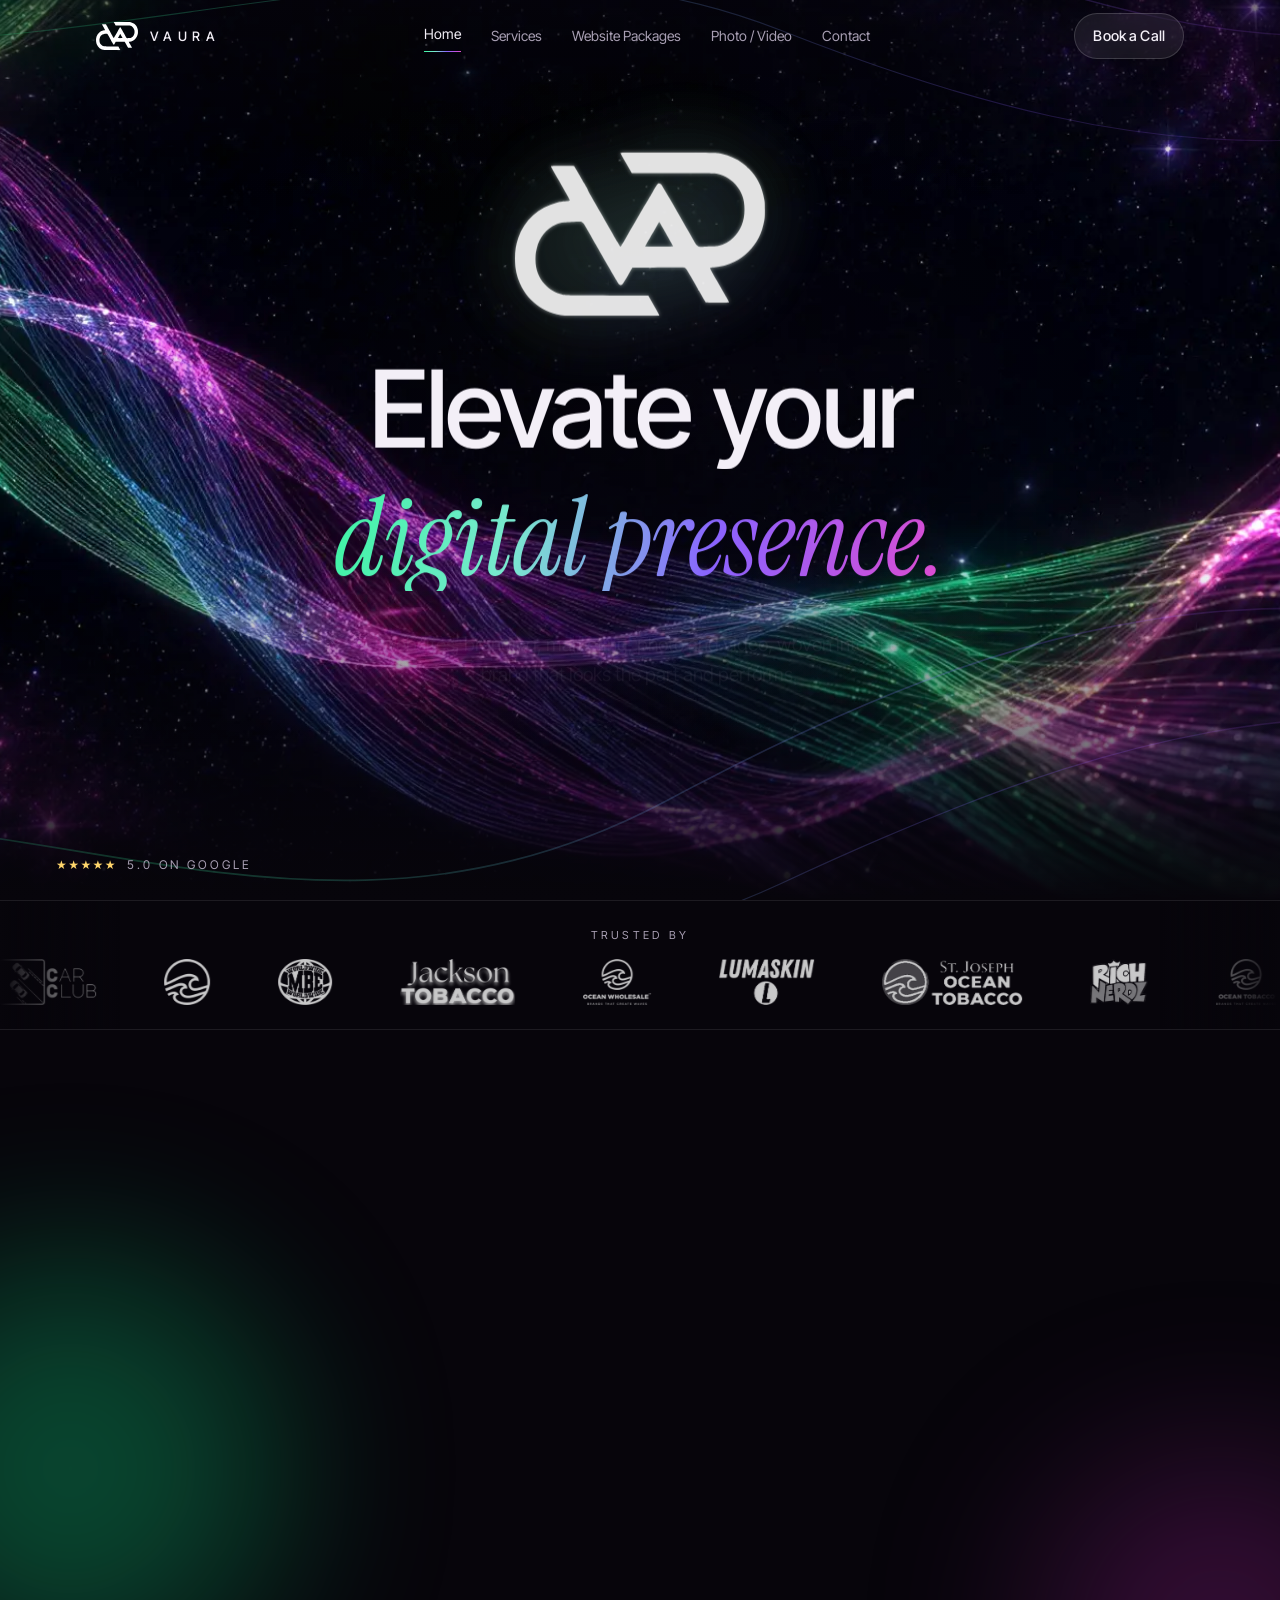
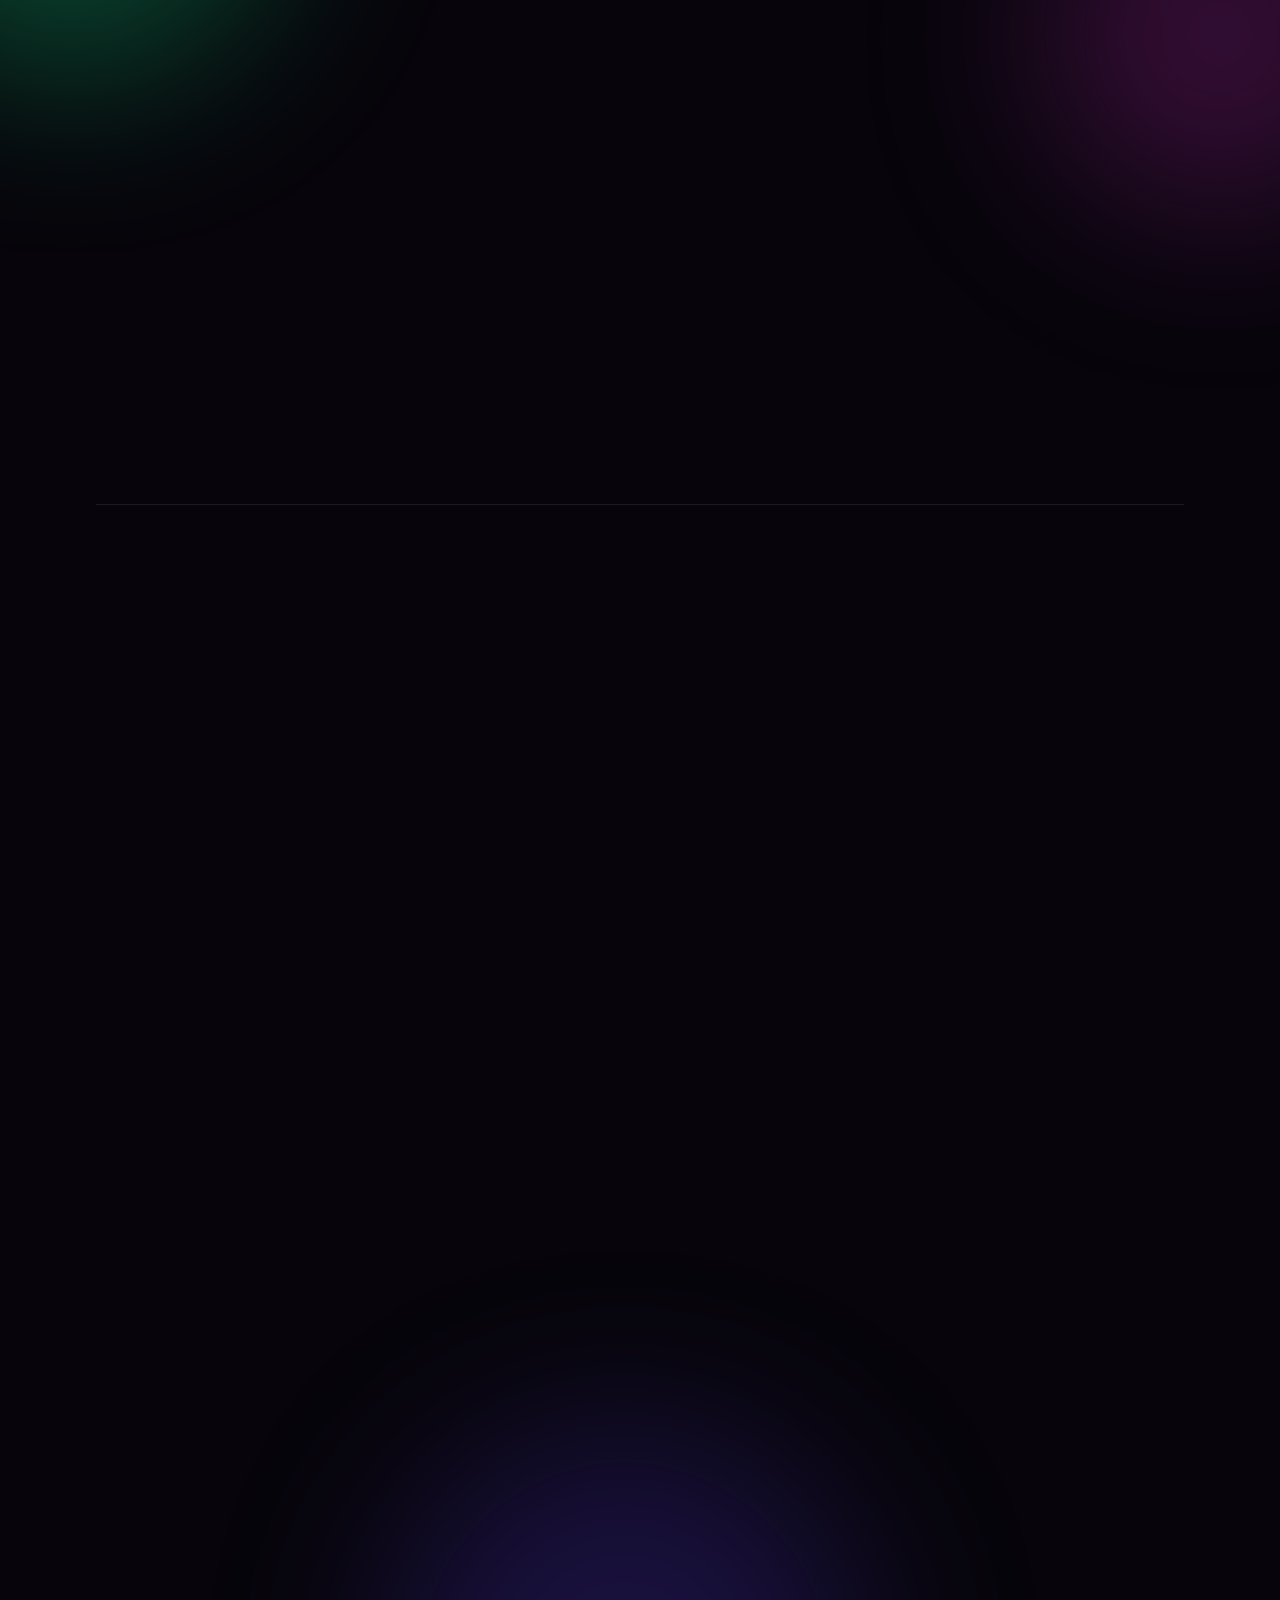
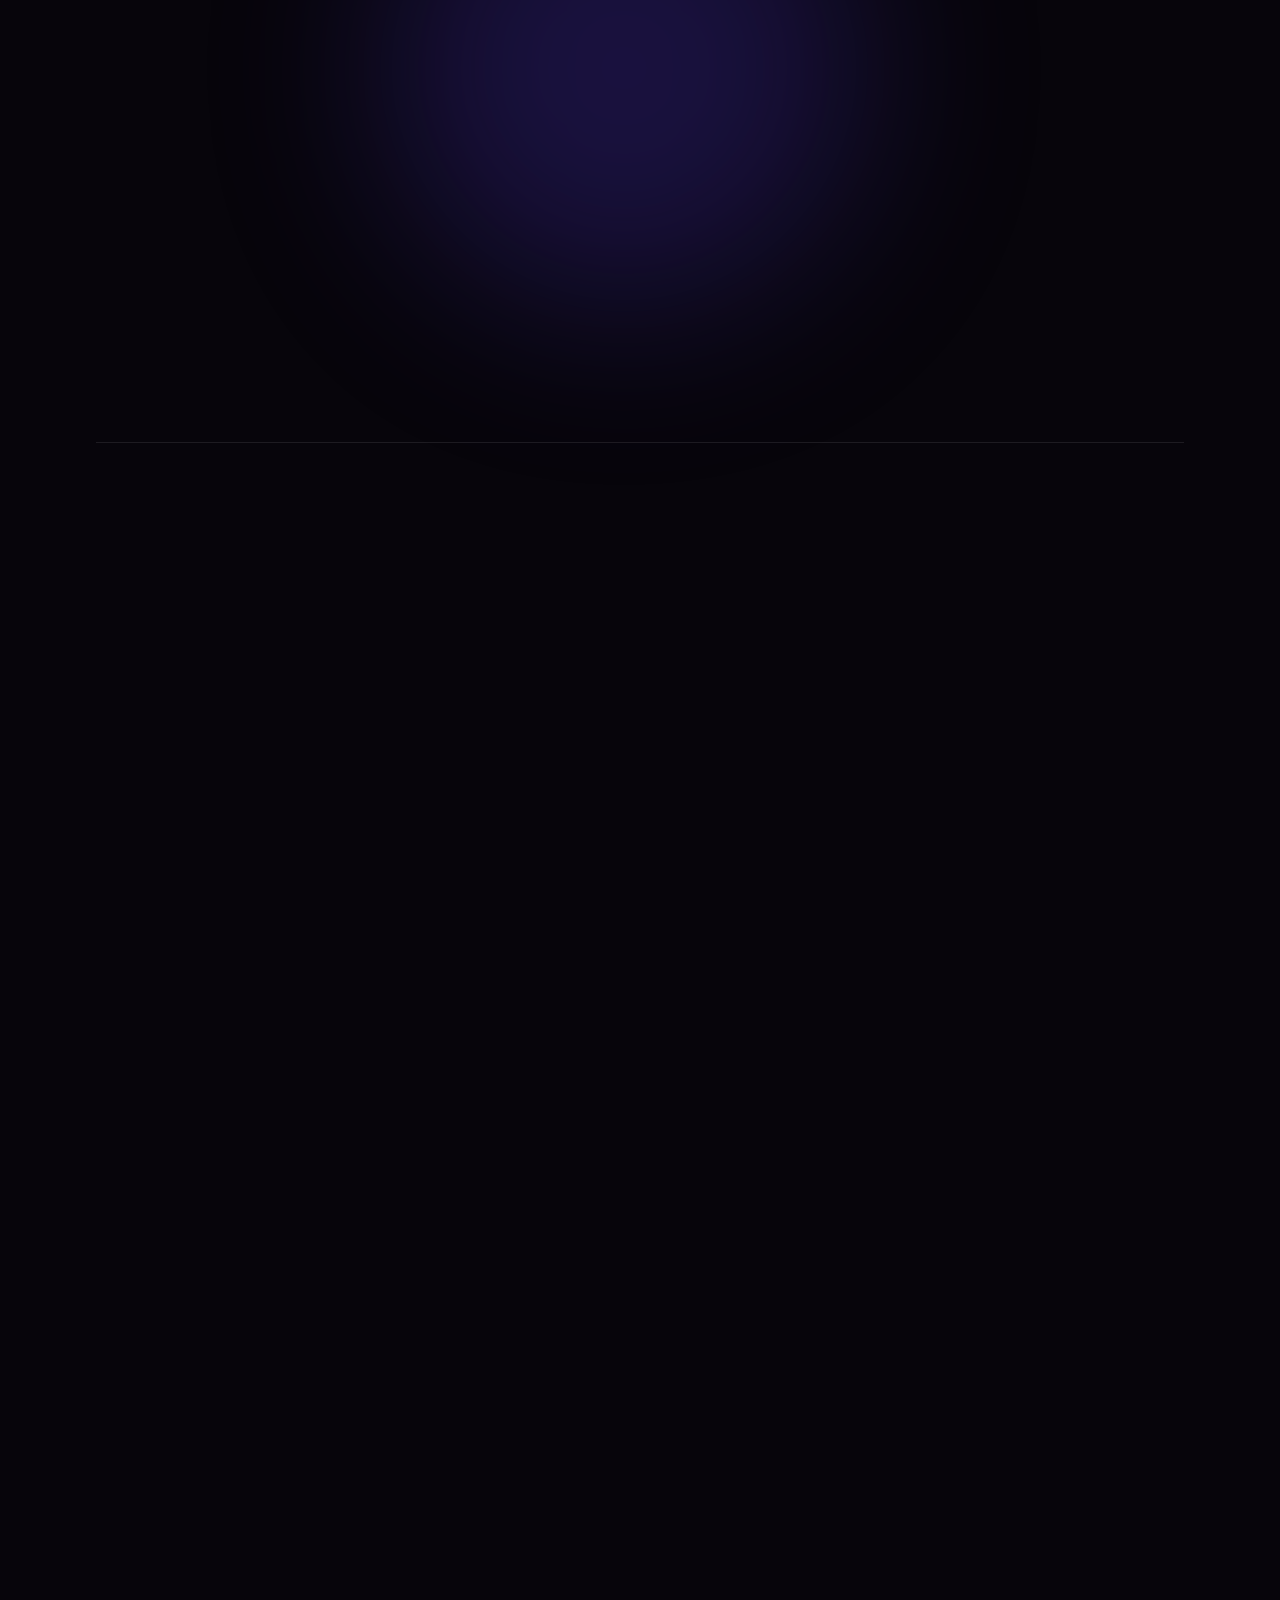
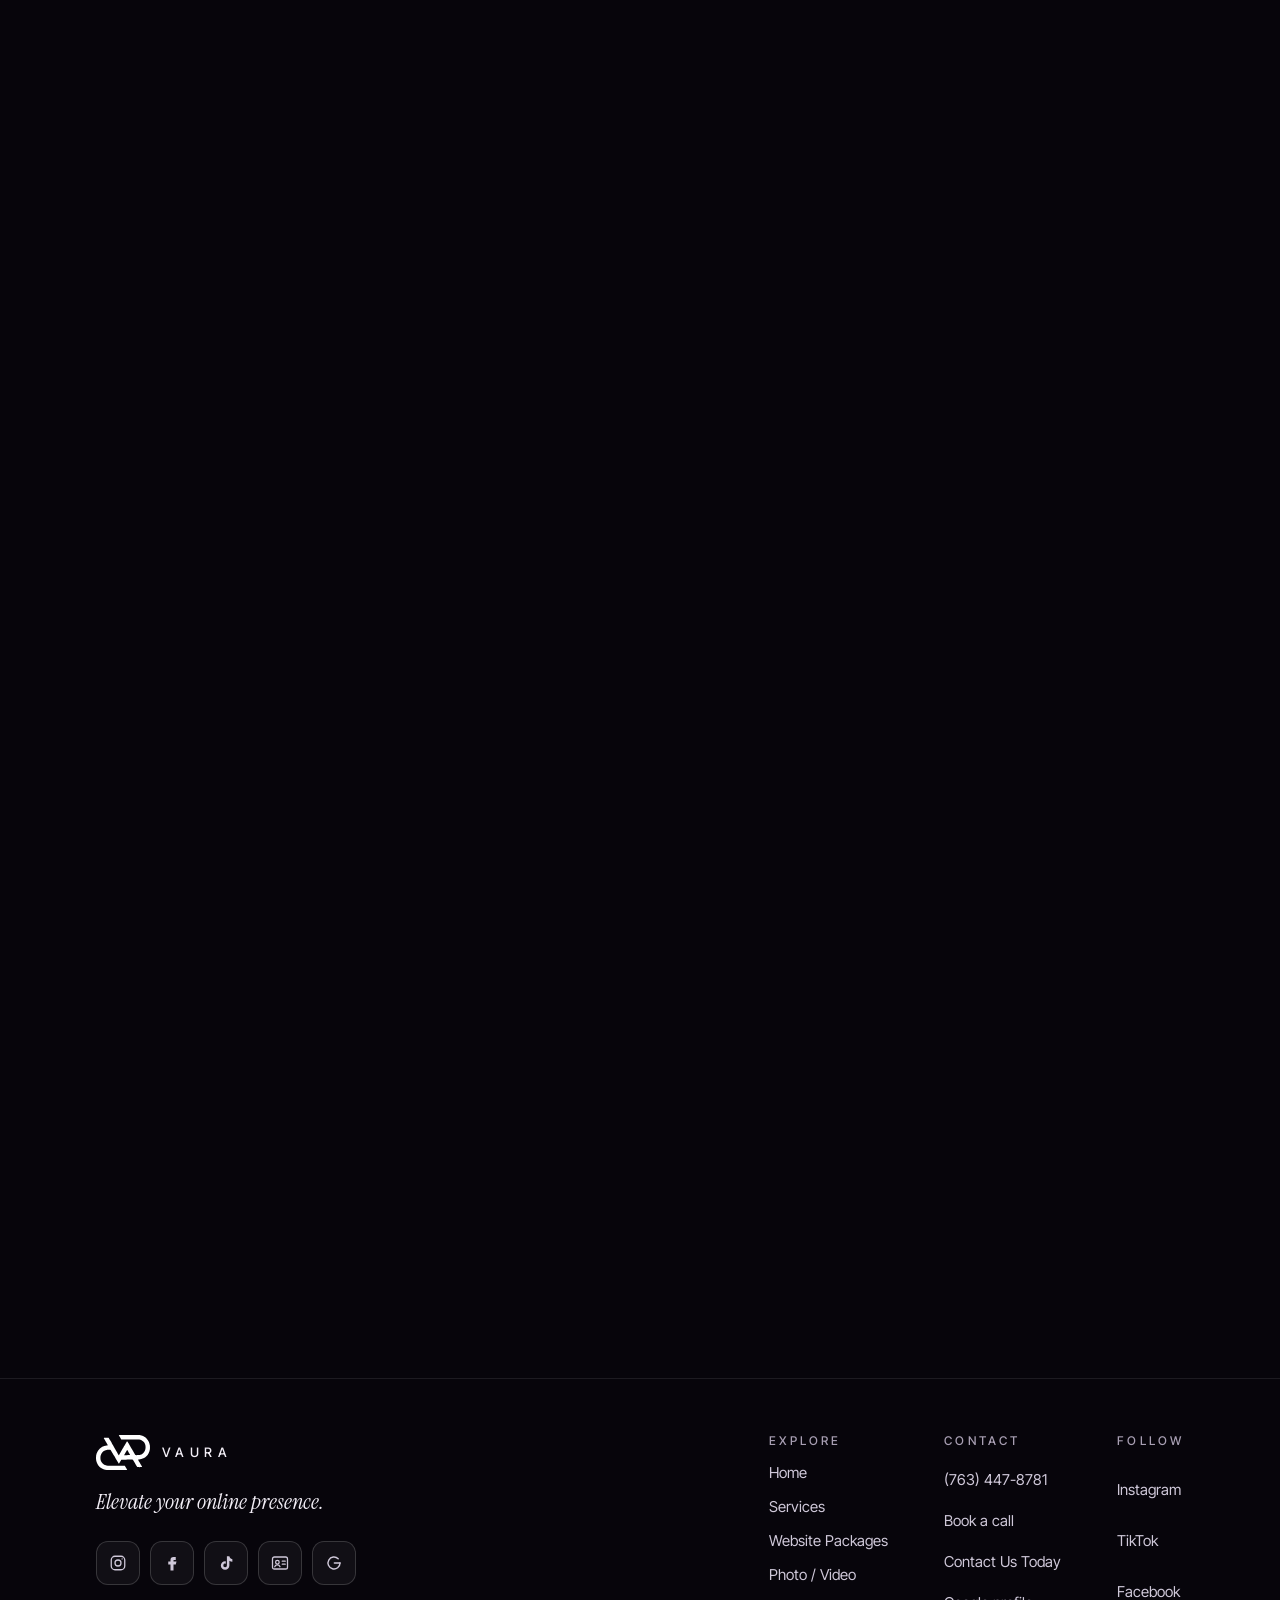
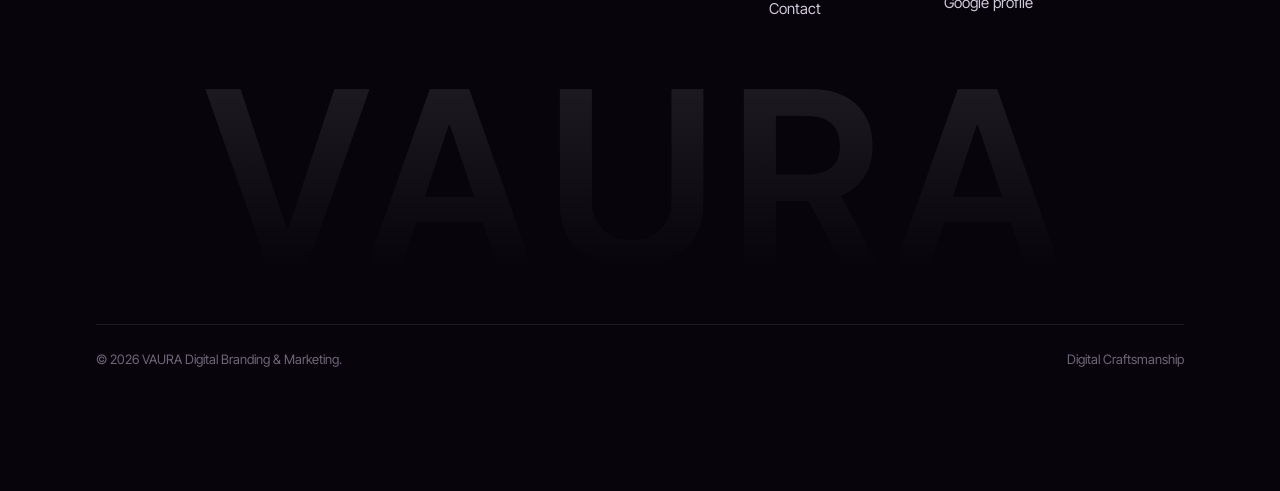
<file: loom/index.html>
<!doctype html>
<html lang="en"><head><meta charset="utf-8"><meta name="robots" content="noindex">
<meta http-equiv="refresh" content="0; url=/"><link rel="canonical" href="https://vauraagency.com/">
<title>VAURA</title></head><body><a href="/">VAURA</a></body></html>
</file>
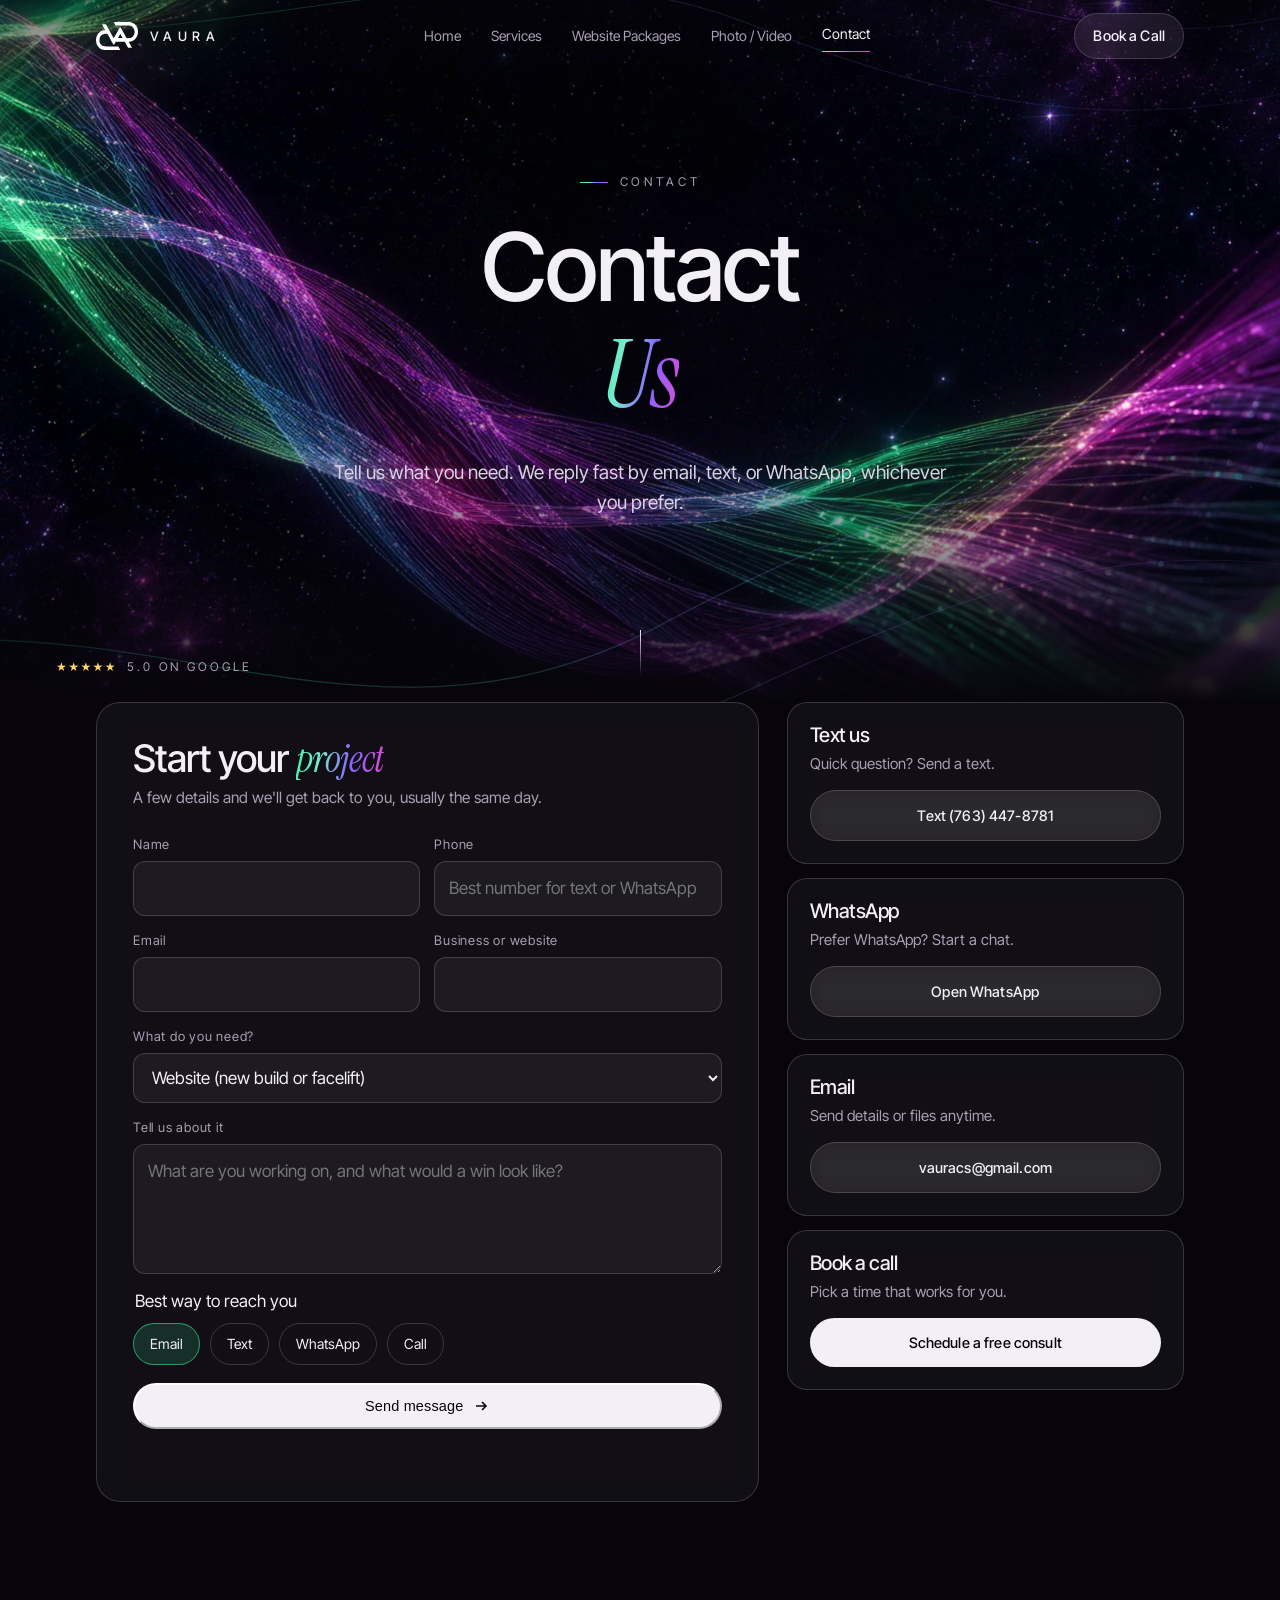
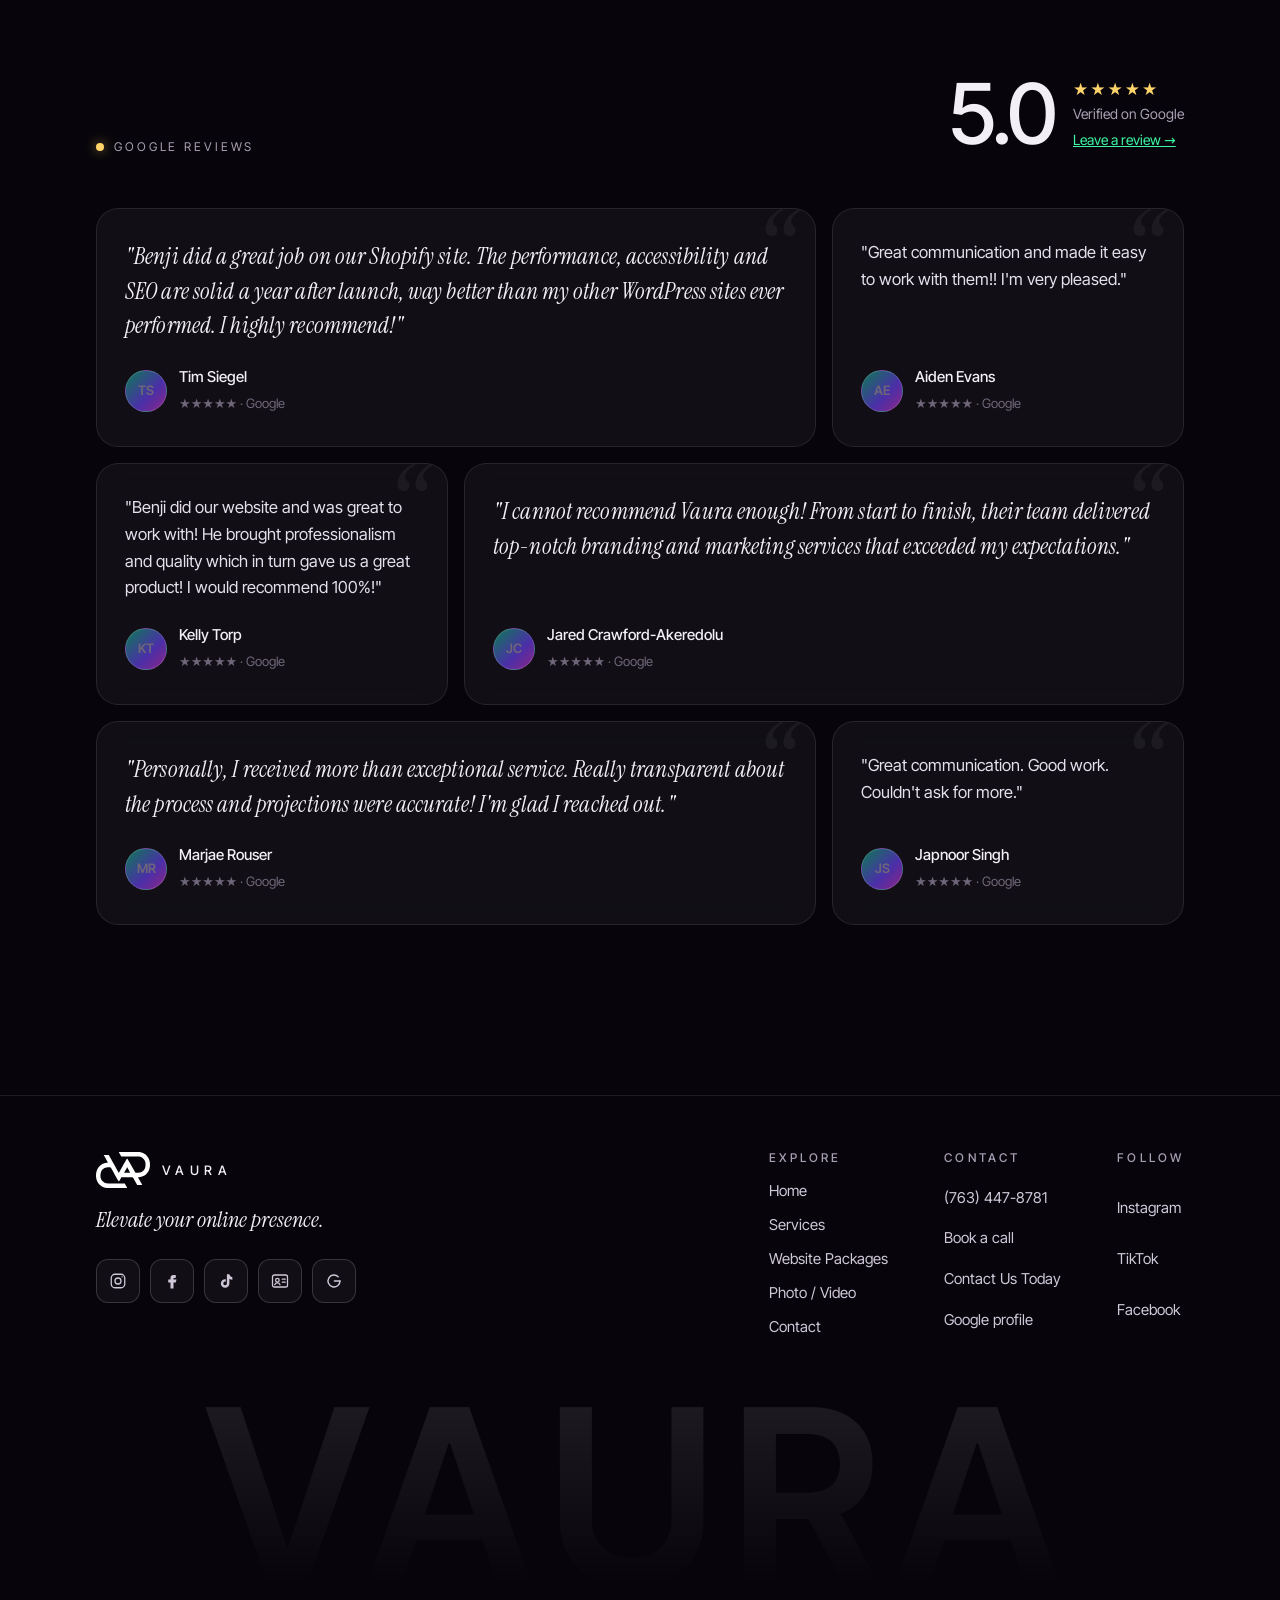
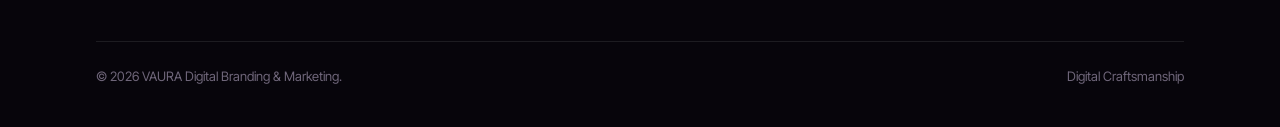
<file: contact.html>
<!doctype html>
<html lang="en">
<head>
<meta charset="utf-8">
<meta name="viewport" content="width=device-width, initial-scale=1, viewport-fit=cover">
<title>Contact | VAURA Digital Craftsmanship</title>
<meta name="description" content="Tell us about your project. Send a message and we reply by email, text, or WhatsApp, whichever you prefer.">
<link rel="canonical" href="https://vauraagency.com/contact.html">
<meta name="theme-color" content="#07050b">
<meta name="color-scheme" content="dark">
<link rel="icon" href="favicon.svg" type="image/svg+xml">
<link rel="apple-touch-icon" href="assets/apple-touch-icon.png">
<meta property="og:type" content="website">
<meta property="og:site_name" content="VAURA">
<meta property="og:title" content="Contact | VAURA Digital Craftsmanship">
<meta property="og:description" content="Tell us about your project. We reply by email, text, or WhatsApp.">
<meta property="og:url" content="https://vauraagency.com/contact.html">
<meta property="og:image" content="https://vauraagency.com/assets/og.jpg">
<meta property="og:image:width" content="1200">
<meta property="og:image:height" content="630">
<meta name="twitter:card" content="summary_large_image">
<meta name="twitter:title" content="Contact | VAURA Digital Craftsmanship">
<meta name="twitter:description" content="Tell us about your project. We reply by email, text, or WhatsApp.">
<meta name="twitter:image" content="https://vauraagency.com/assets/og.jpg">
<script>document.documentElement.classList.add('js')</script>
<link rel="preload" as="image" href="assets/poster.webp" fetchpriority="high">
<link rel="preload" as="font" type="font/woff2" href="fonts/inter-tight-latin-500-normal.woff2" crossorigin>
<link rel="preload" as="font" type="font/woff2" href="fonts/instrument-serif-latin-400-italic.woff2" crossorigin>
<link rel="stylesheet" href="site.css">
</head>
<body>
<a class="skip" href="#main">Skip to content</a>
<svg width="0" height="0" style="position:absolute" aria-hidden="true" focusable="false"><defs><linearGradient id="wv" x1="0" y1="0" x2="1" y2="1"><stop offset="0" stop-color="#3df5a4"/><stop offset=".55" stop-color="#8a63ff"/><stop offset="1" stop-color="#e04bd0"/></linearGradient></defs></svg>
<header class="nav" id="nav">
  <div class="wrap">
    <a class="brand" href="index.html" aria-label="VAURA home">
      <img src="assets/mark.svg" width="42" height="27" alt="">
      <span>VAURA</span>
    </a>
    <nav aria-label="Primary">
      <ul>
        <li><a href="index.html">Home</a></li><li><a href="services.html">Services</a></li><li><a href="packages.html">Website Packages</a></li><li><a href="photovideo.html">Photo / Video</a></li><li><a href="contact.html" aria-current="page">Contact</a></li>
      </ul>
    </nav>
    <a class="btn btn-glass" href="https://popl.co/card/7kmqlK11/4/preview?showappcta=false" target="_blank" rel="noopener">Book a Call</a>
    <button class="menu-btn" id="menu-toggle" type="button" aria-label="Toggle menu" aria-expanded="false" aria-controls="mobile-menu">
      <svg class="bars" viewBox="0 0 18 18" fill="none" stroke="currentColor" stroke-width="1.6" stroke-linecap="round" aria-hidden="true"><path d="M2 5h14M2 9h14M2 13h14"/></svg>
      <svg class="x" viewBox="0 0 18 18" fill="none" stroke="currentColor" stroke-width="1.6" stroke-linecap="round" aria-hidden="true"><path d="M4 4l10 10M14 4 4 14"/></svg>
    </button>
  </div>
  <div id="mobile-menu">
    <a href="index.html">Home</a><a href="services.html">Services</a><a href="packages.html">Website Packages</a><a href="photovideo.html">Photo / Video</a><a href="contact.html" aria-current="page">Contact</a>
    <a class="btn btn-solid" href="https://popl.co/card/7kmqlK11/4/preview?showappcta=false" target="_blank" rel="noopener">Book a Call</a>
  </div>
</header>
<main id="main">
<section class="hero sub" id="top" aria-label="Introduction">
  <div class="layer layer-back" data-depth="0.38">
    <div class="poster" aria-hidden="true"></div>
    <video id="heroVideo" muted loop playsinline preload="none" poster="assets/poster.webp" data-base="assets/hero" aria-hidden="true" tabindex="-1"></video>
  </div>
  <div class="layer layer-front" data-depth="-0.22" aria-hidden="true">
    <svg viewBox="0 0 1600 900" preserveAspectRatio="xMidYMid slice"><defs><linearGradient id="tg" x1="0" x2="1"><stop offset="0" stop-color="#3df5a4" stop-opacity="0"/><stop offset=".3" stop-color="#3df5a4"/><stop offset=".65" stop-color="#8a63ff"/><stop offset="1" stop-color="#e04bd0" stop-opacity="0"/></linearGradient><filter id="glow" x="-20%" y="-20%" width="140%" height="140%"><feGaussianBlur stdDeviation="3"/></filter></defs><path class="base" stroke="url(#tg)" stroke-width="1.2" d="M-50 760 C 300 620, 520 860, 820 700 S 1300 520, 1660 640"/><path class="pulse" filter="url(#glow)" stroke="url(#tg)" stroke-width="3.6" d="M-50 760 C 300 620, 520 860, 820 700 S 1300 520, 1660 640" style="animation-duration:14s"/><path class="pulse core" stroke="url(#tg)" stroke-width="1.2" d="M-50 760 C 300 620, 520 860, 820 700 S 1300 520, 1660 640" style="animation-duration:14s"/><path class="base" stroke="url(#tg)" stroke-width="0.9" d="M-50 820 C 260 700, 600 900, 900 760 S 1360 600, 1660 720"/><path class="pulse" filter="url(#glow)" stroke="url(#tg)" stroke-width="2.7" d="M-50 820 C 260 700, 600 900, 900 760 S 1360 600, 1660 720" style="animation-duration:19s;animation-direction:reverse"/><path class="pulse core" stroke="url(#tg)" stroke-width="0.9" d="M-50 820 C 260 700, 600 900, 900 760 S 1360 600, 1660 720" style="animation-duration:19s;animation-direction:reverse"/><path class="base" stroke="url(#tg)" stroke-width="0.8" d="M-50 120 C 340 240, 620 40, 900 150 S 1350 260, 1660 120"/><path class="pulse" filter="url(#glow)" stroke="url(#tg)" stroke-width="2.4" d="M-50 120 C 340 240, 620 40, 900 150 S 1350 260, 1660 120" style="animation-duration:23s"/><path class="pulse core" stroke="url(#tg)" stroke-width="0.8" d="M-50 120 C 340 240, 620 40, 900 150 S 1350 260, 1660 120" style="animation-duration:23s"/><path class="base" stroke="url(#tg)" stroke-width="1" d="M-50 60 C 300 180, 700 -20, 1000 90 S 1400 160, 1660 40"/><path class="pulse" filter="url(#glow)" stroke="url(#tg)" stroke-width="3.0" d="M-50 60 C 300 180, 700 -20, 1000 90 S 1400 160, 1660 40" style="animation-duration:17s;animation-direction:reverse"/><path class="pulse core" stroke="url(#tg)" stroke-width="1.0" d="M-50 60 C 300 180, 700 -20, 1000 90 S 1400 160, 1660 40" style="animation-duration:17s;animation-direction:reverse"/></svg>
  </div>
  <div class="layer layer-mid" data-depth="0.16" data-fade>
    <div class="hero-inner">
      <span class="eyebrow">Contact</span>
      <h1><span class="line"><span>Contact</span></span><span class="line"><span><em class="s grad">Us</em></span></span></h1>
      <p class="lede">Tell us what you need. We reply fast by email, text, or WhatsApp, whichever you prefer.</p>
      
    </div>
  </div>
  <div class="hero-meta">
    <a class="rating-chip" href="#reviews"><span class="stars" aria-hidden="true">★★★★★</span> 5.0 on Google</a>
    <div class="scrollcue" aria-hidden="true"></div>
  </div>
</section>
<section class="sec" id="contact-form" style="padding-top:0">
  <div class="wrap">
    <div class="contact-wrap">
      <div class="cform card rv" id="cform-card">
        <form id="cform" novalidate>
          <h2>Start your <em class="s grad">project</em></h2>
          <p class="lead">A few details and we'll get back to you, usually the same day.</p>
          <div class="frow">
            <div class="fld"><label for="f-name">Name</label><input id="f-name" name="name" type="text" autocomplete="name" required></div>
            <div class="fld"><label for="f-phone">Phone</label><input id="f-phone" name="phone" type="tel" autocomplete="tel" placeholder="Best number for text or WhatsApp"></div>
          </div>
          <div class="frow">
            <div class="fld"><label for="f-email">Email</label><input id="f-email" name="email" type="email" autocomplete="email" required></div>
            <div class="fld"><label for="f-biz">Business or website</label><input id="f-biz" name="business" type="text" autocomplete="organization"></div>
          </div>
          <div class="fld"><label for="f-svc">What do you need?</label>
            <select id="f-svc" name="service">
              <option>Website (new build or facelift)</option>
              <option>Branding or rebranding</option>
              <option>Social media or ads</option>
              <option>Photo and video</option>
              <option>Graphic design</option>
              <option>Consulting or SEO</option>
              <option>Not sure yet</option>
            </select></div>
          <div class="fld"><label for="f-msg">Tell us about it</label><textarea id="f-msg" name="message" placeholder="What are you working on, and what would a win look like?"></textarea></div>
          <fieldset class="pref"><legend>Best way to reach you</legend>
            <div class="opts">
              <label><input type="radio" name="reply_by" value="Email" checked>Email</label>
              <label><input type="radio" name="reply_by" value="Text message">Text</label>
              <label><input type="radio" name="reply_by" value="WhatsApp">WhatsApp</label>
              <label><input type="radio" name="reply_by" value="Phone call">Call</label>
            </div></fieldset>
          <div class="hp" aria-hidden="true"><label>Leave blank<input type="text" name="_honey" tabindex="-1" autocomplete="off"></label></div>
          <button class="btn btn-solid" type="submit" id="f-submit">Send message <svg viewBox="0 0 16 16" fill="none" stroke="currentColor" stroke-width="1.6" aria-hidden="true"><path d="M3 8h10M9 4l4 4-4 4"/></svg></button>
          <div class="fstatus" id="f-status" role="status" aria-live="polite"></div>
        </form>
        <div class="thanks" id="f-thanks">
          <h2>Got it. <em class="s grad">Thank you.</em></h2>
          <p class="lead">We'll reach out soon. Want a faster answer? Message us right now.</p>
          <div class="quick">
            <a class="btn btn-solid" id="thanks-wa" href="https://wa.me/17634478781" target="_blank" rel="noopener">Message on WhatsApp</a>
            <a class="btn btn-glass" id="thanks-sms" href="sms:+17634478781">Text (763) 447-8781</a>
          </div>
        </div>
      </div>
      <aside class="quick rv" aria-label="Other ways to reach us">
        <div class="qc card"><h3>Text us</h3><p>Quick question? Send a text.</p><a class="btn btn-glass" href="sms:+17634478781?&body=Hi%20VAURA%2C%20I%27d%20like%20to%20talk%20about%20a%20project.">Text (763) 447-8781</a></div>
        <div class="qc card"><h3>WhatsApp</h3><p>Prefer WhatsApp? Start a chat.</p><a class="btn btn-glass" href="https://wa.me/17634478781?text=Hi%20VAURA%2C%20I%27d%20like%20to%20talk%20about%20a%20project." target="_blank" rel="noopener">Open WhatsApp</a></div>
        <div class="qc card"><h3>Email</h3><p>Send details or files anytime.</p><a class="btn btn-glass" href="mailto:vauracs@gmail.com?subject=VAURA%20project%20inquiry">vauracs@gmail.com</a></div>
        <div class="qc card"><h3>Book a call</h3><p>Pick a time that works for you.</p><a class="btn btn-solid" href="https://calendly.com/vaura/general-discovery" target="_blank" rel="noopener">Schedule a free consult</a></div>
      </aside>
    </div>
  </div>
</section>
<section class="sec" id="reviews" style="padding-top:0">
  <div class="wrap">
    <div class="rev-head rv">
      <span class="g-pill"><i aria-hidden="true"></i>Google Reviews</span>
      <div class="score">
        <div class="big">5.0</div>
        <div><span class="stars" aria-hidden="true">★★★★★</span><small>Verified on Google</small>
          <a href="https://g.page/r/CZaO4TNAzK-NEBM/review" target="_blank" rel="noopener" style="font-size:14px;color:var(--green)">Leave a review →</a></div>
      </div>
    </div>
    <div class="reviews snap" data-dots>
      <figure class="review feat rv">
        <blockquote>"Benji did a great job on our Shopify site. The performance, accessibility and SEO are solid a year after launch, way better than my other WordPress sites ever performed. I highly recommend!"</blockquote>
        <figcaption><span class="av" aria-hidden="true">TS</span><div><b>Tim Siegel</b><span>★★★★★ · Google</span></div></figcaption>
      </figure><figure class="review rv">
        <blockquote>"Great communication and made it easy to work with them!! I'm very pleased."</blockquote>
        <figcaption><span class="av" aria-hidden="true">AE</span><div><b>Aiden Evans</b><span>★★★★★ · Google</span></div></figcaption>
      </figure><figure class="review rv">
        <blockquote>"Benji did our website and was great to work with! He brought professionalism and quality which in turn gave us a great product! I would recommend 100%!"</blockquote>
        <figcaption><span class="av" aria-hidden="true">KT</span><div><b>Kelly Torp</b><span>★★★★★ · Google</span></div></figcaption>
      </figure><figure class="review feat rv">
        <blockquote>"I cannot recommend Vaura enough! From start to finish, their team delivered top-notch branding and marketing services that exceeded my expectations."</blockquote>
        <figcaption><span class="av" aria-hidden="true">JC</span><div><b>Jared Crawford-Akeredolu</b><span>★★★★★ · Google</span></div></figcaption>
      </figure><figure class="review feat rv">
        <blockquote>"Personally, I received more than exceptional service. Really transparent about the process and projections were accurate! I'm glad I reached out."</blockquote>
        <figcaption><span class="av" aria-hidden="true">MR</span><div><b>Marjae Rouser</b><span>★★★★★ · Google</span></div></figcaption>
      </figure><figure class="review rv">
        <blockquote>"Great communication. Good work. Couldn't ask for more."</blockquote>
        <figcaption><span class="av" aria-hidden="true">JS</span><div><b>Japnoor Singh</b><span>★★★★★ · Google</span></div></figcaption>
      </figure>
    </div>
  </div>
</section>
</main>
<footer>
  <div class="wrap">
    <div class="foot">
      <div>
        <a class="brand" href="index.html" aria-label="VAURA home"><img src="assets/mark.svg" width="54" height="35" alt=""><span>VAURA</span></a>
        <p class="tagline">Elevate your online presence.</p>
        <div class="socials"><a href="https://www.instagram.com/vaura.agency" target="_blank" rel="noopener" aria-label="Instagram"><svg viewBox="0 0 24 24" fill="none" stroke="currentColor" stroke-width="1.7"><rect x="3" y="3" width="18" height="18" rx="5"/><circle cx="12" cy="12" r="4"/><circle cx="17.5" cy="6.5" r=".9" fill="currentColor" stroke="none"/></svg></a><a href="https://www.facebook.com/vaura.agency" target="_blank" rel="noopener" aria-label="Facebook"><svg viewBox="0 0 24 24" fill="currentColor"><path d="M14 8h3V4h-3c-2.8 0-4 1.7-4 4v2H7v4h3v8h4v-8h3l1-4h-4V8.6c0-.4.2-.6.6-.6z"/></svg></a><a href="https://www.tiktok.com/@vaura.agency" target="_blank" rel="noopener" aria-label="TikTok"><svg viewBox="0 0 24 24" fill="currentColor"><path d="M16.5 3c.4 2.2 1.8 3.6 4 3.9v3.3a7.6 7.6 0 0 1-4-1.2v6.3a5.7 5.7 0 1 1-5.7-5.7l.9.1v3.4a2.4 2.4 0 1 0 1.5 2.2V3z"/></svg></a><a href="https://popl.co/card/7kmqlK11/4/preview?showappcta=false" target="_blank" rel="noopener" aria-label="Digital Business Card"><svg viewBox="0 0 24 24" fill="none" stroke="currentColor" stroke-width="1.7" stroke-linecap="round"><rect x="2" y="4" width="20" height="16" rx="2.5"/><circle cx="8.5" cy="11" r="2.4"/><path d="M5 17c.6-1.7 2-2.5 3.5-2.5S11.4 15.3 12 17"/><path d="M15 9.5h4M15 13.5h4"/></svg></a><a href="https://share.google/mV0X8NOunWxULwUeG" target="_blank" rel="noopener" aria-label="Google Reviews"><svg viewBox="0 0 24 24" fill="none" stroke="currentColor" stroke-width="1.9" stroke-linecap="round"><path d="M20 12a8 8 0 1 1-2.4-5.7"/><path d="M20 12h-7.5"/></svg></a></div>
      </div>
      <nav aria-label="Footer">
        <div><h3>Explore</h3><a href="index.html">Home</a><a href="services.html">Services</a><a href="packages.html">Website Packages</a><a href="photovideo.html">Photo / Video</a><a href="contact.html">Contact</a></div>
        <div><h3>Contact</h3><a href="tel:+17634478781">(763) 447-8781</a><a href="https://calendly.com/vaura/general-discovery" target="_blank" rel="noopener">Book a call</a><a href="https://popl.co/card/7kmqlK11/4/preview?showappcta=false" target="_blank" rel="noopener">Contact Us Today</a><a href="https://g.page/r/CZaO4TNAzK-NEBM" target="_blank" rel="noopener">Google profile</a></div>
        <div><h3>Follow</h3><a href="https://www.instagram.com/vaura.agency" target="_blank" rel="noopener">Instagram</a><a href="https://www.tiktok.com/@vaura.agency" target="_blank" rel="noopener">TikTok</a><a href="https://www.facebook.com/vaura.agency" target="_blank" rel="noopener">Facebook</a></div>
      </nav>
    </div>
    <div class="wordmark" aria-hidden="true">VAURA</div>
    <div class="legal"><span>&copy; 2026 VAURA Digital Branding &amp; Marketing.</span><span>Digital Craftsmanship</span></div>
  </div>
</footer>

<a class="floating-logo" href="https://popl.co/card/7kmqlK11/4/preview?showappcta=false" target="_blank" rel="noopener" aria-label="VAURA digital business card"><img src="assets/mark.svg" width="30" height="20" alt=""></a>

<div class="callbar" id="callbar">
  <a class="btn btn-glass cb-logo" href="https://popl.co/card/7kmqlK11/4/preview?showappcta=false" target="_blank" rel="noopener" aria-label="VAURA digital business card"><img src="assets/mark.svg" width="24" height="16" alt=""></a>
  <a class="btn btn-glass" href="tel:+17634478781">Call</a>
  <a class="btn btn-solid" href="https://calendly.com/vaura/general-discovery" target="_blank" rel="noopener">Book a call</a>
</div>
<script src="site.js"></script>
<script>
(() => {
  const form = document.getElementById('cform'); if (!form) return;
  const status = document.getElementById('f-status'), btn = document.getElementById('f-submit');
  const fallback = () => 'Something went wrong. Please text (763) 447-8781 or email vauracs@gmail.com.';
  form.addEventListener('submit', async e => {
    e.preventDefault();
    if (form._honey && form._honey.value) return;
    const d = Object.fromEntries(new FormData(form));
    if (!d.name || !d.email || !/^\S+@\S+\.\S+$/.test(d.email)) { status.className = 'fstatus err'; status.textContent = 'Please add your name and a valid email.'; return; }
    btn.disabled = true; status.className = 'fstatus'; status.textContent = 'Sending...';
    try {
      const r = await fetch('https://formsubmit.co/ajax/vauracs@gmail.com', {
        method: 'POST', headers: { 'Content-Type': 'application/json', 'Accept': 'application/json' },
        body: JSON.stringify({ name: d.name, email: d.email, phone: d.phone || '', business: d.business || '', service: d.service, message: d.message || '', reply_by: d.reply_by,
          _subject: 'New VAURA inquiry: ' + d.name + ' (' + d.service + ')', _template: 'table', _replyto: d.email, _honey: '' })
      });
      const j = await r.json().catch(() => ({}));
      if (!r.ok || j.success === 'false' || j.success === false) throw new Error('send failed');
      const msg = encodeURIComponent('Hi VAURA, this is ' + d.name + '. I just sent a message about: ' + d.service + '.');
      document.getElementById('thanks-wa').href = 'https://wa.me/17634478781?text=' + msg;
      document.getElementById('thanks-sms').href = 'sms:+17634478781?&body=' + msg;
      form.style.display = 'none'; document.getElementById('f-thanks').classList.add('show');
    } catch (err) {
      status.className = 'fstatus err'; status.textContent = fallback(); btn.disabled = false;
    }
  });
})();
</script>

</body>
</html>
</file>
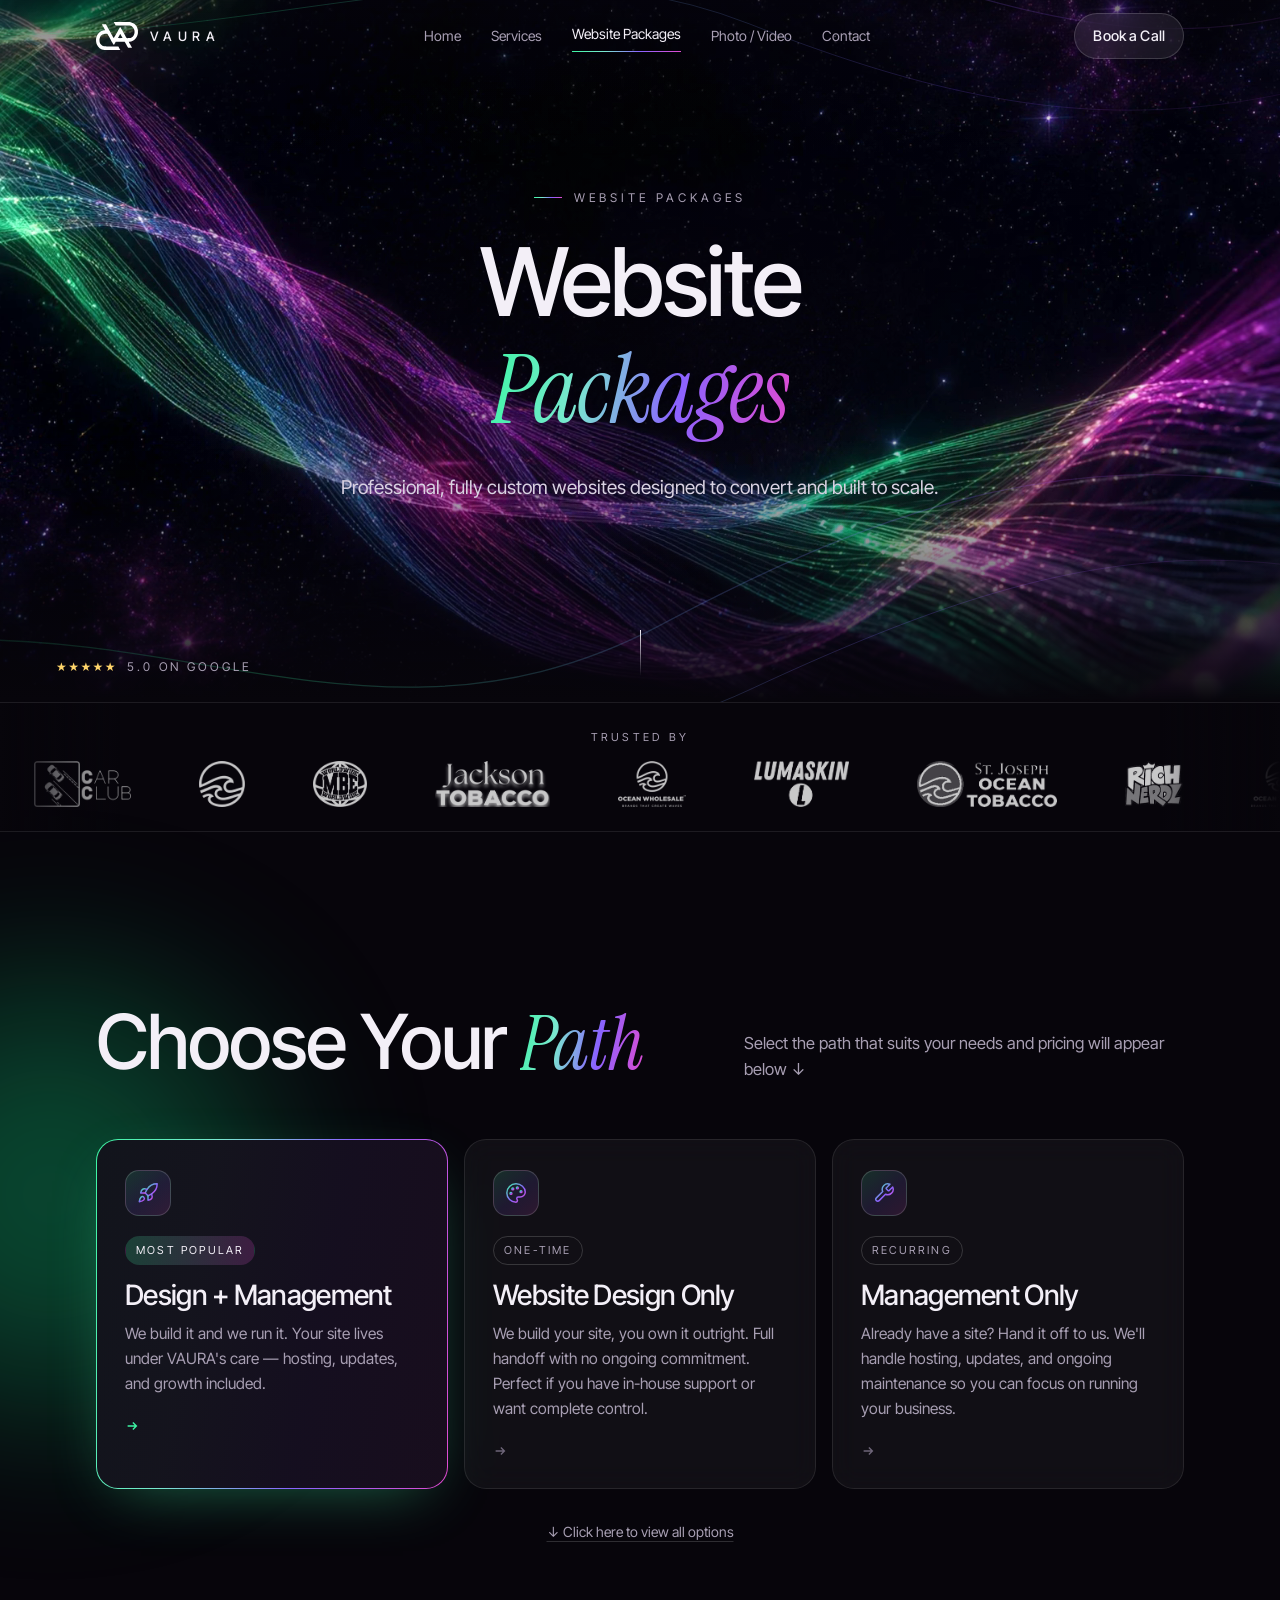
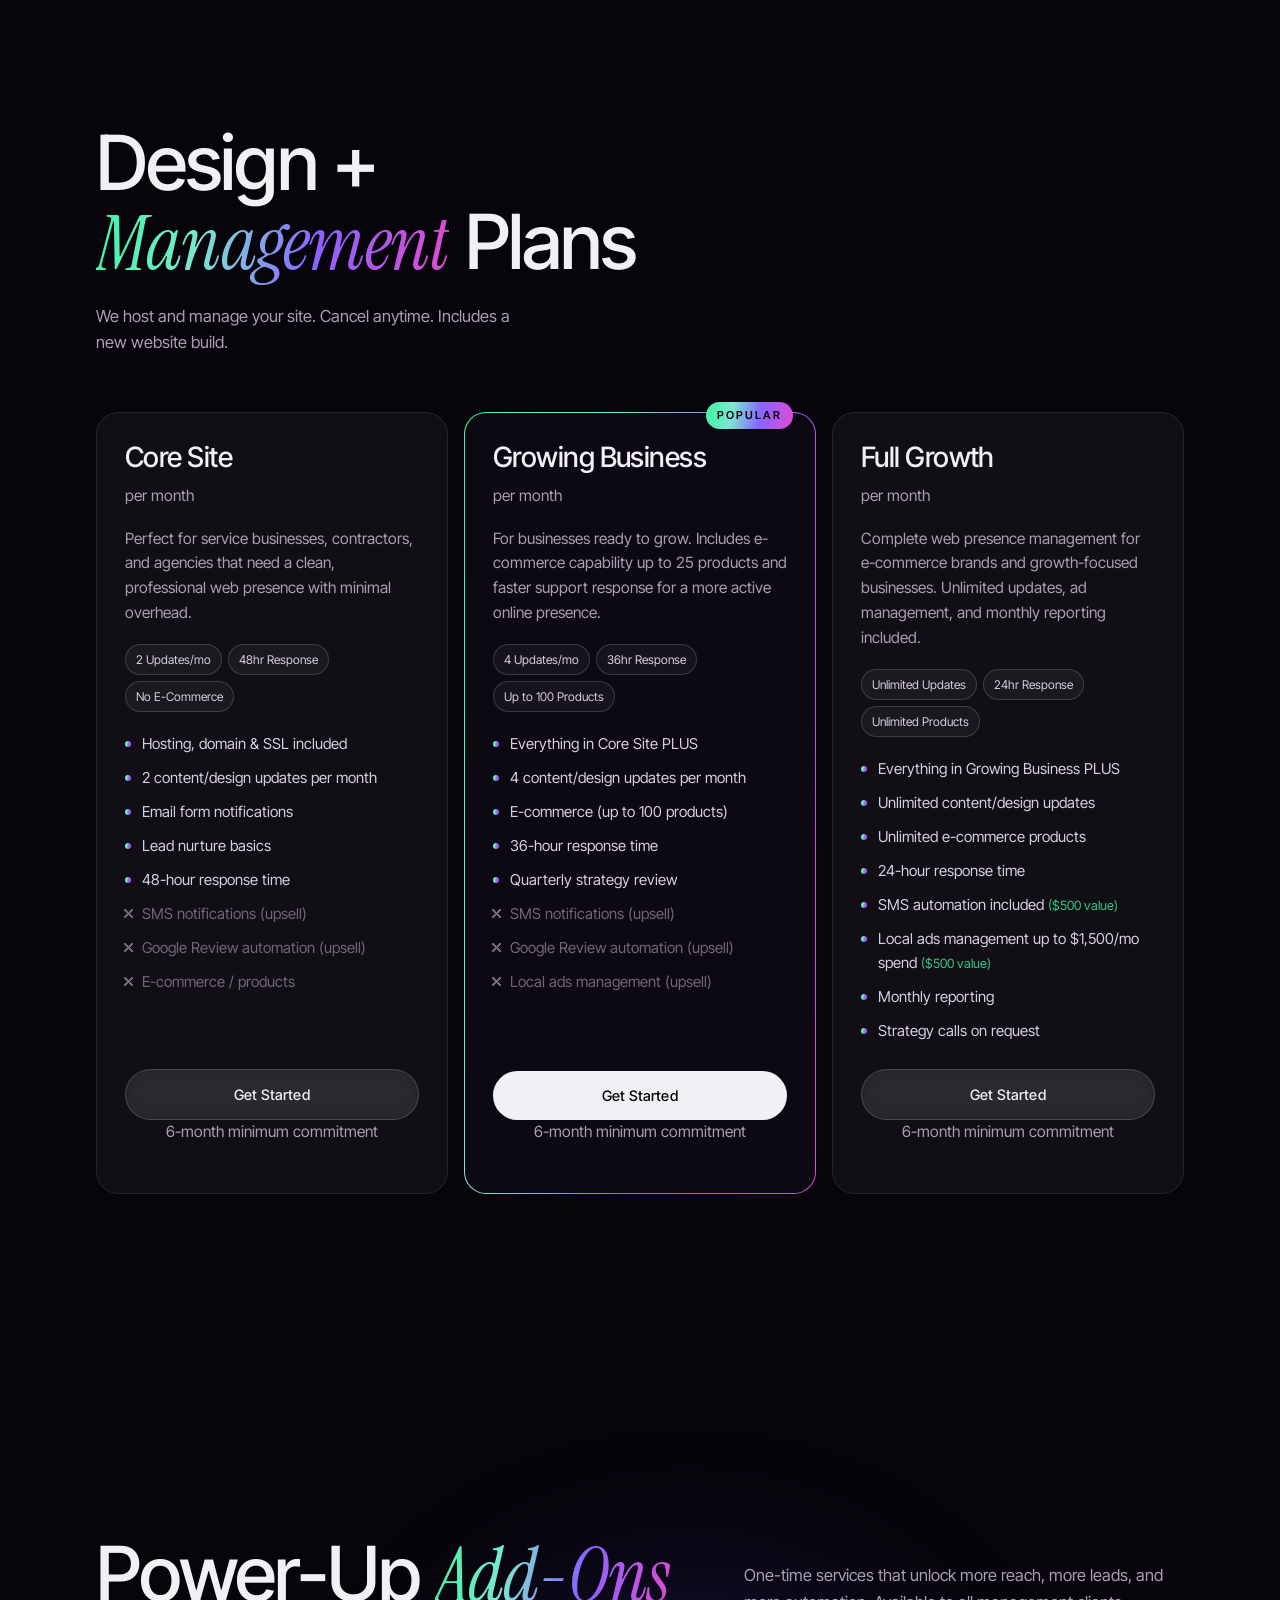
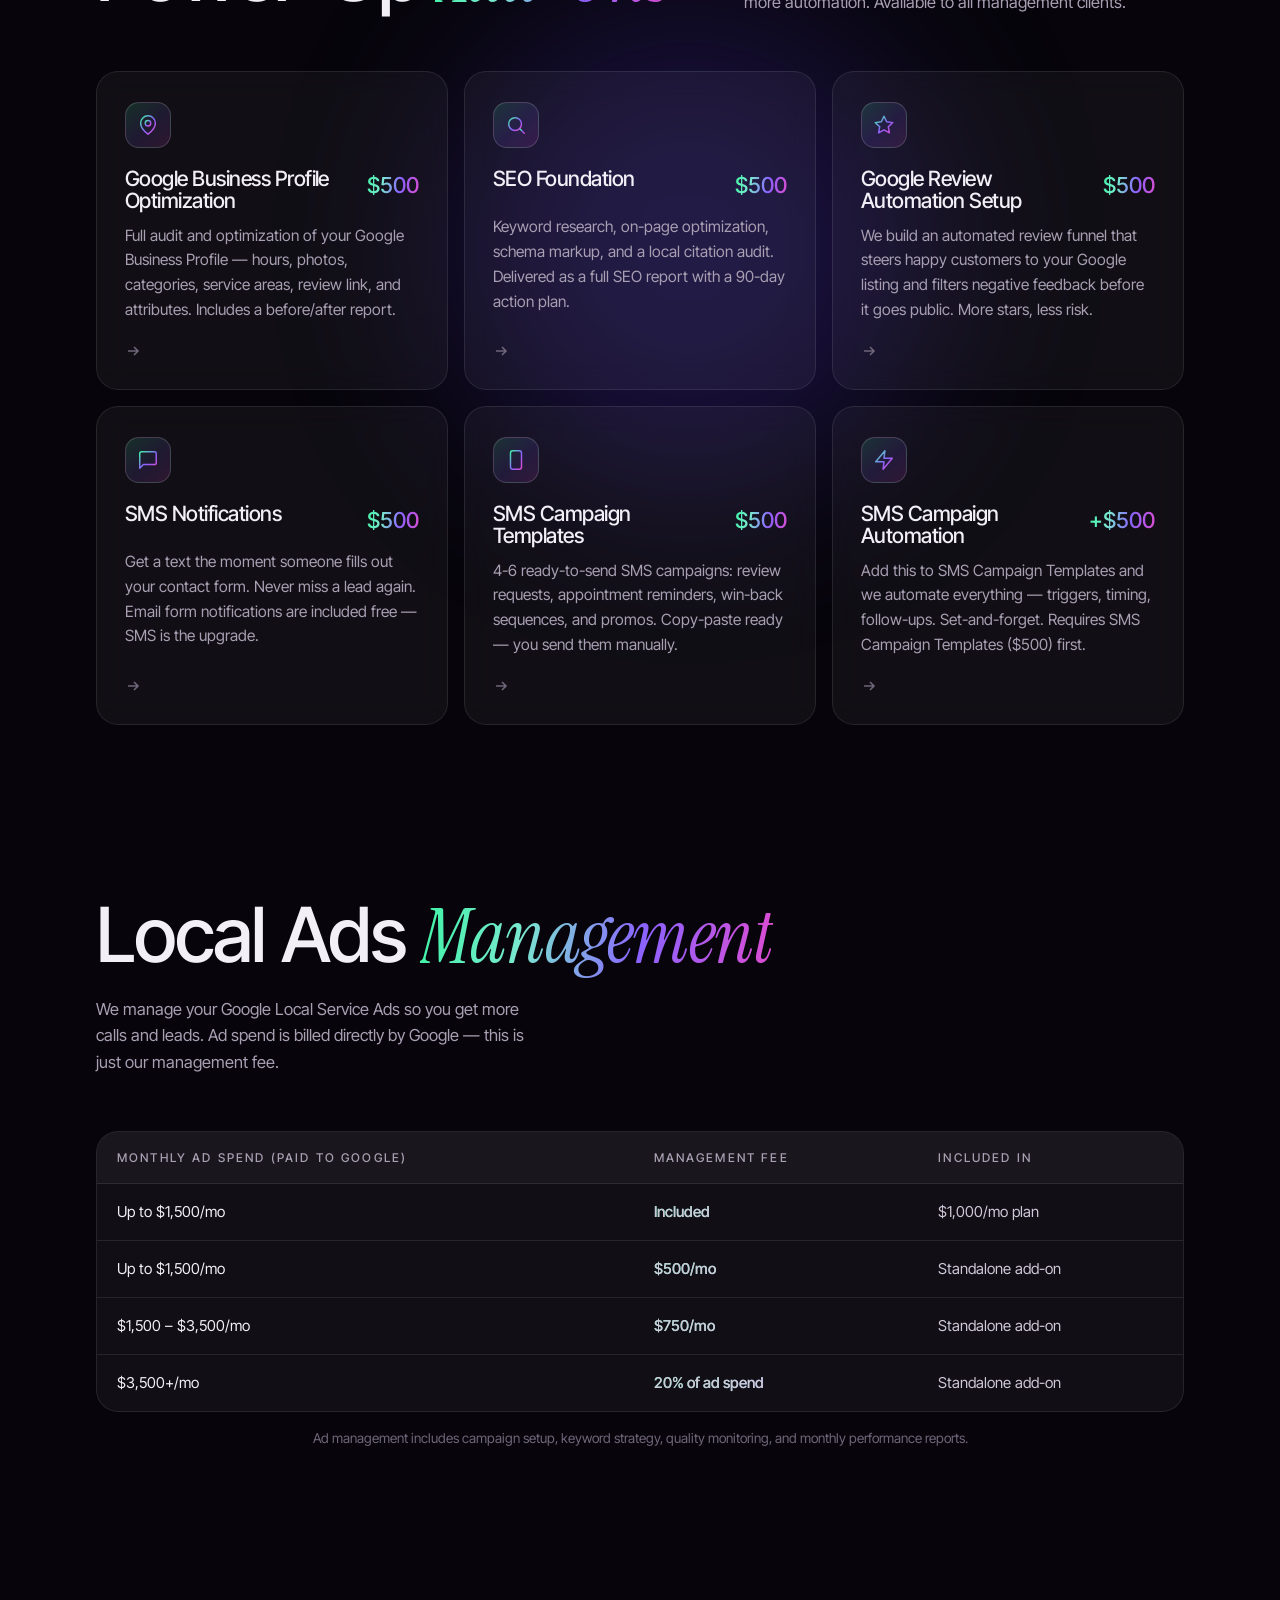
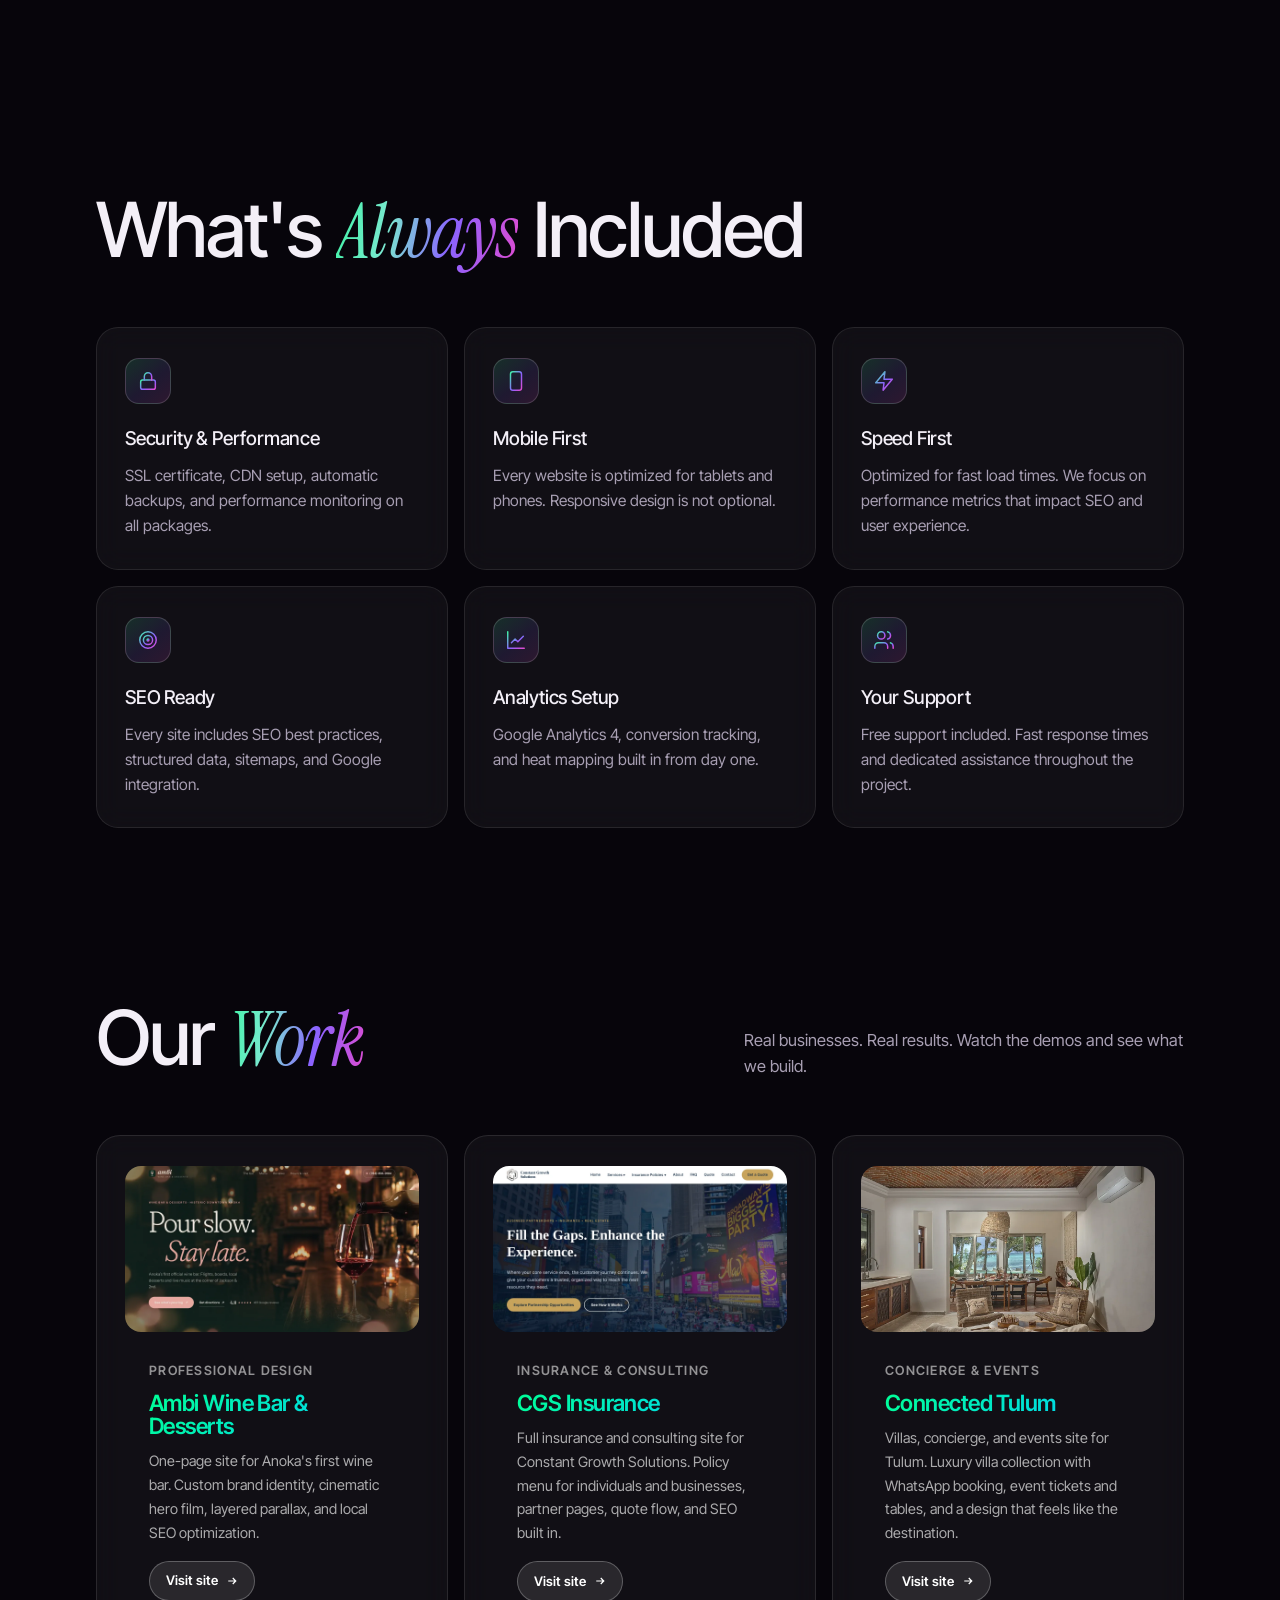
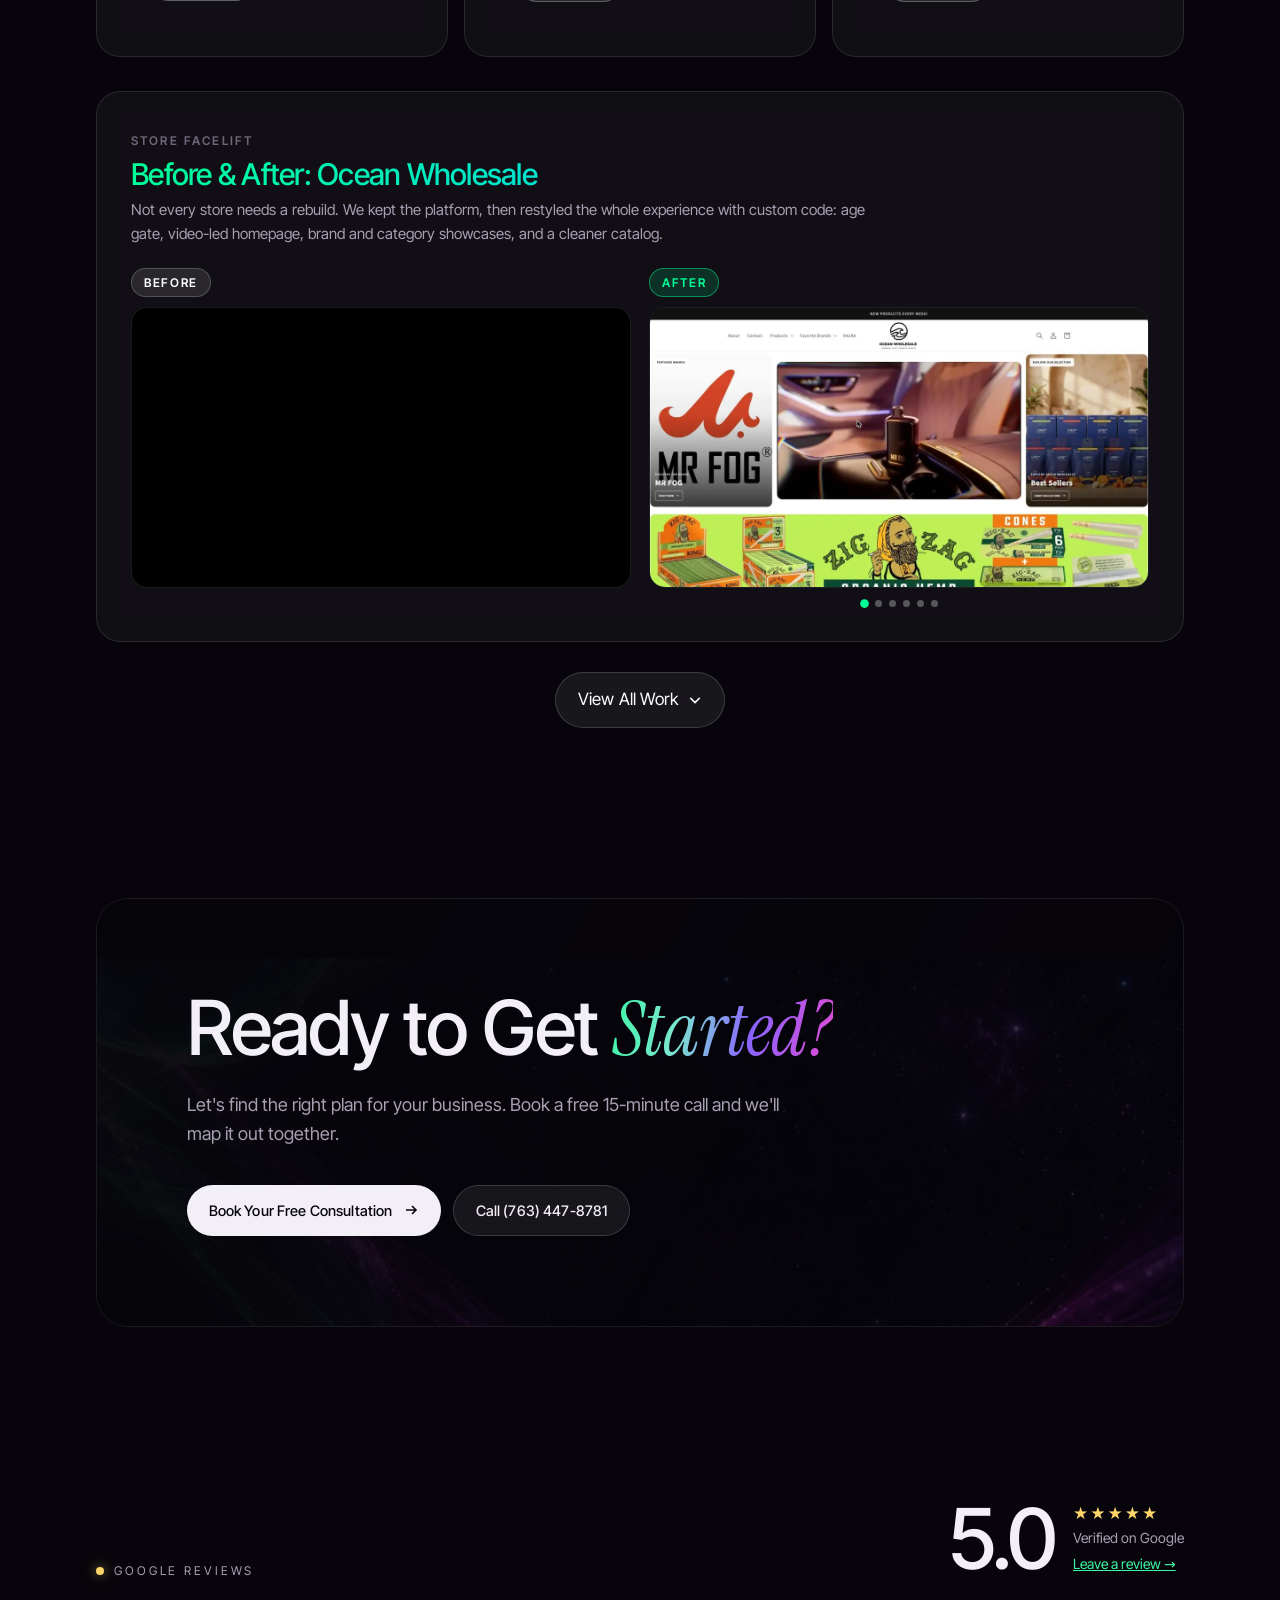
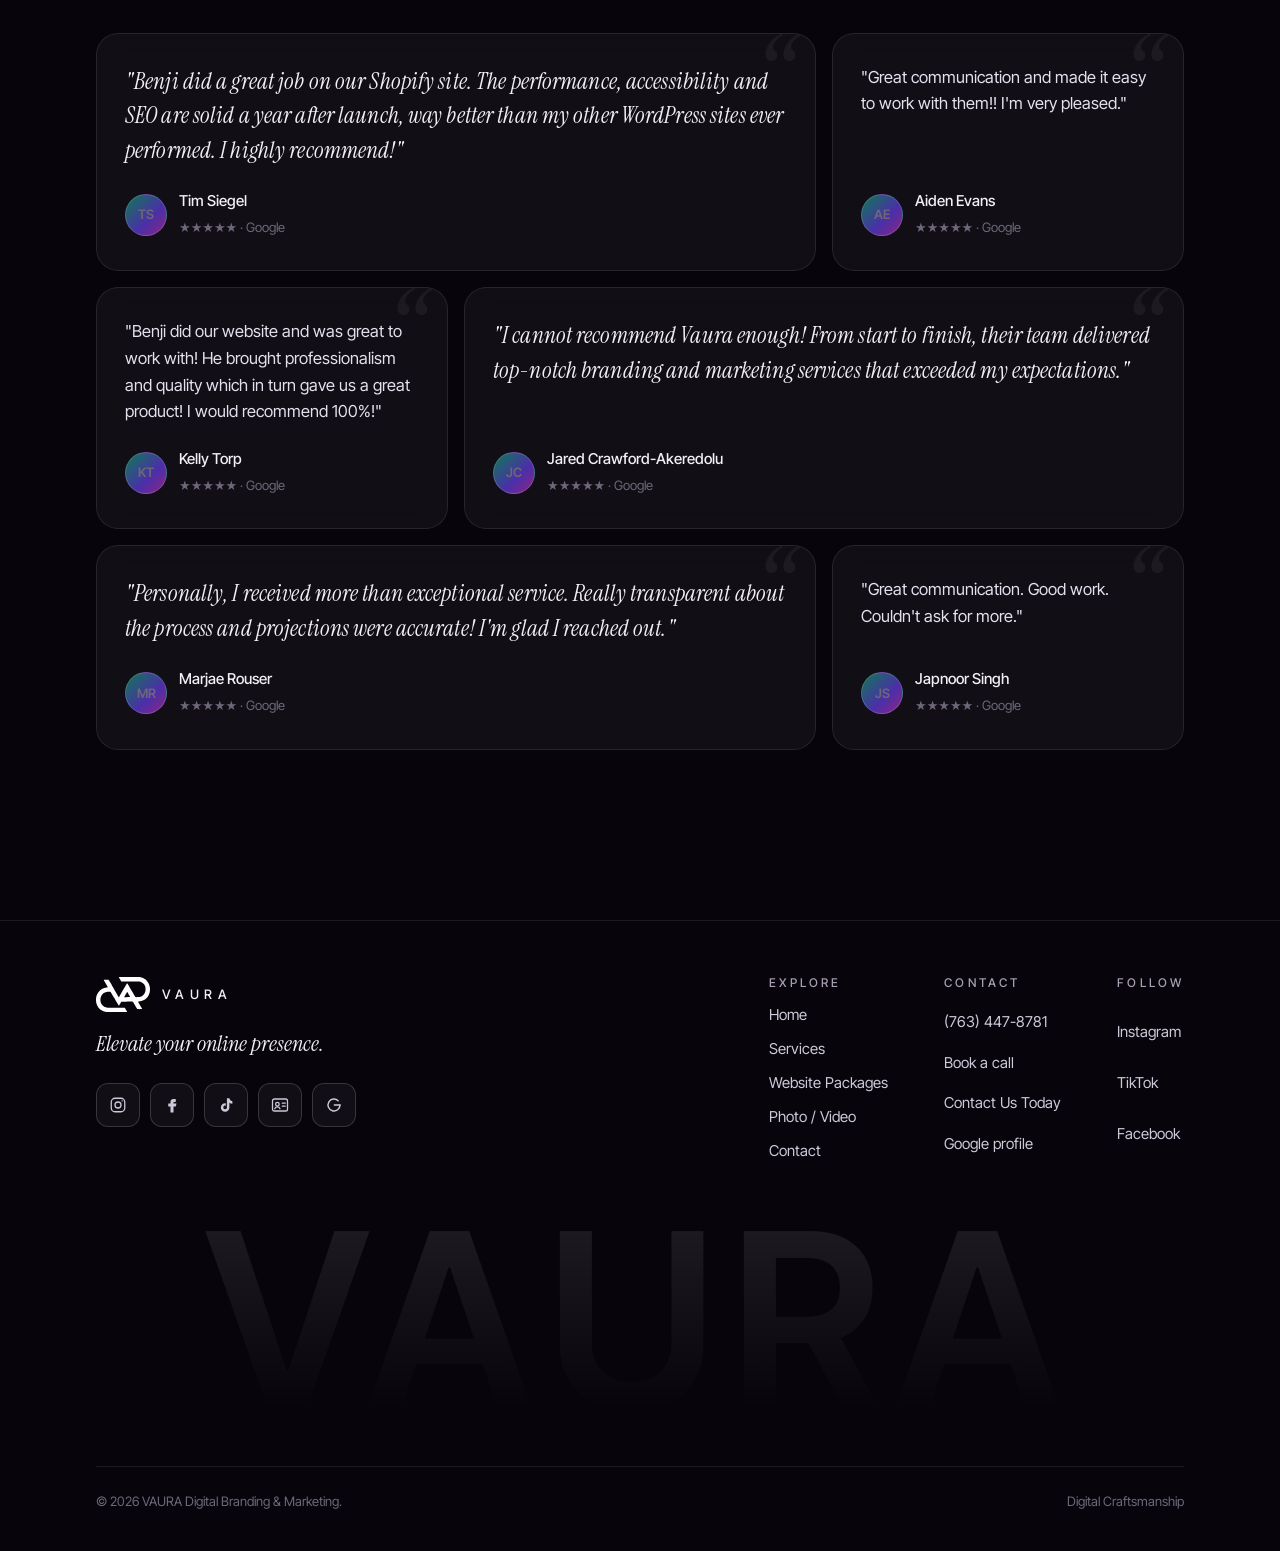
<file: packages.html>
<!doctype html>
<html lang="en">
<head>
<meta charset="utf-8">
<meta name="viewport" content="width=device-width, initial-scale=1, viewport-fit=cover">
<title>Website Packages | VAURA Digital Craftsmanship</title>
<meta name="description" content="Fully custom website packages from VAURA: one-time design, design plus management, or management only. Professional sites built to convert and scale.">
<link rel="canonical" href="https://vauraagency.com/packages.html">
<meta name="theme-color" content="#07050b">
<meta name="color-scheme" content="dark">
<link rel="icon" href="favicon.svg" type="image/svg+xml">
<link rel="apple-touch-icon" href="assets/apple-touch-icon.png">
<meta property="og:type" content="website">
<meta property="og:site_name" content="VAURA">
<meta property="og:title" content="Website Packages | VAURA Digital Craftsmanship">
<meta property="og:description" content="Professional, fully custom websites designed to convert and built to scale.">
<meta property="og:url" content="https://vauraagency.com/packages.html">
<meta property="og:image" content="https://vauraagency.com/assets/og.jpg">
<meta property="og:image:width" content="1200">
<meta property="og:image:height" content="630">
<meta name="twitter:card" content="summary_large_image">
<meta name="twitter:title" content="Website Packages | VAURA Digital Craftsmanship">
<meta name="twitter:description" content="Professional, fully custom websites designed to convert and built to scale.">
<meta name="twitter:image" content="https://vauraagency.com/assets/og.jpg">
<script>document.documentElement.classList.add('js')</script>
<link rel="preload" as="image" href="assets/poster.webp" fetchpriority="high">
<link rel="preload" as="font" type="font/woff2" href="fonts/inter-tight-latin-500-normal.woff2" crossorigin>
<link rel="preload" as="font" type="font/woff2" href="fonts/instrument-serif-latin-400-italic.woff2" crossorigin>
<link rel="stylesheet" href="site.css">
<!-- Stripe checkout: re-enable together with stripe-checkout.js below
<script async src="https://js.stripe.com/v3/"></script> -->
<style>
.work-section:not(.expanded) .carousel-wrapper,.work-section:not(.expanded) .carousel-controls{display:none}
.work-section .snap{max-width:1200px;margin:0 auto}
.facelift{max-width:1200px;margin:34px auto 0;padding:clamp(22px,3vw,34px);border-radius:1.5rem;border:1px solid rgba(255,255,255,.1)}
.facelift-head{max-width:760px;margin-bottom:22px}
.facelift-head h3{font-size:clamp(22px,2.6vw,30px);margin:6px 0 8px;background:linear-gradient(135deg,#00ff96,#00ccff);-webkit-background-clip:text;-webkit-text-fill-color:transparent;background-clip:text}
.facelift-head p{margin:0;color:var(--muted);font-size:15px;line-height:1.6}
.eyebrow-sm{font-size:12px;letter-spacing:.18em;text-transform:uppercase;color:var(--dim);font-weight:600}
.ba-grid{display:grid;grid-template-columns:1fr 1fr;gap:18px}
.ba-col{min-width:0}
.ba-tag{display:inline-block;margin-bottom:10px;padding:4px 12px;border-radius:999px;font-size:12px;letter-spacing:.14em;text-transform:uppercase;font-weight:700;background:rgba(255,255,255,.1);border:1px solid rgba(255,255,255,.2);color:#fff}
.ba-tag.after{background:rgba(0,255,150,.14);border-color:rgba(0,255,150,.45);color:#00ff96}
.ba-media{border:1px solid rgba(255,255,255,.1);border-radius:1rem;overflow:hidden;margin-top:0}
.shot-strip{display:flex;gap:12px;overflow-x:auto;scroll-snap-type:x mandatory;-webkit-overflow-scrolling:touch;scrollbar-width:none;border-radius:1rem}
.shot-strip::-webkit-scrollbar{display:none}
.shot{flex:0 0 100%;scroll-snap-align:start;aspect-ratio:16/9;margin:0;border-radius:1rem;overflow:hidden;border:1px solid rgba(255,255,255,.1);background:#05070d}
.shot img{width:100%;height:100%;object-fit:cover;object-position:top center;display:block}
.shot-mobile img{object-fit:contain}
.shot-dots{display:flex;justify-content:center;gap:7px;margin-top:12px}
.shot-dots button{width:7px;height:7px;border-radius:50%;border:0;padding:0;background:rgba(255,255,255,.3);cursor:pointer;transition:background .3s,transform .3s}
.shot-dots button.on{background:#00ff96;transform:scale(1.25)}
@media (max-width:760px){.ba-grid{grid-template-columns:1fr}}
.live{position:relative;aspect-ratio:16/9;overflow:hidden;border-radius:1rem;width:100%;background:#0b0b10}
.live img{position:absolute;inset:0;width:100%;height:100%;object-fit:cover}
.live iframe{position:absolute;top:0;left:0;width:1280px;height:720px;border:0;transform-origin:0 0;pointer-events:none;opacity:0;transition:opacity .6s}
.live iframe.ready{opacity:1}
@media (max-width:760px){</style>
</head>
<body>
<a class="skip" href="#main">Skip to content</a>
<svg width="0" height="0" style="position:absolute" aria-hidden="true" focusable="false"><defs><linearGradient id="wv" x1="0" y1="0" x2="1" y2="1"><stop offset="0" stop-color="#3df5a4"/><stop offset=".55" stop-color="#8a63ff"/><stop offset="1" stop-color="#e04bd0"/></linearGradient></defs></svg>
<header class="nav" id="nav">
  <div class="wrap">
    <a class="brand" href="index.html" aria-label="VAURA home">
      <img src="assets/mark.svg" width="42" height="27" alt="">
      <span>VAURA</span>
    </a>
    <nav aria-label="Primary">
      <ul>
        <li><a href="index.html">Home</a></li><li><a href="services.html">Services</a></li><li><a href="packages.html" aria-current="page">Website Packages</a></li><li><a href="photovideo.html">Photo / Video</a></li><li><a href="contact.html">Contact</a></li>
      </ul>
    </nav>
    <a class="btn btn-glass" href="https://popl.co/card/7kmqlK11/4/preview?showappcta=false" target="_blank" rel="noopener">Book a Call</a>
    <button class="menu-btn" id="menu-toggle" type="button" aria-label="Toggle menu" aria-expanded="false" aria-controls="mobile-menu">
      <svg class="bars" viewBox="0 0 18 18" fill="none" stroke="currentColor" stroke-width="1.6" stroke-linecap="round" aria-hidden="true"><path d="M2 5h14M2 9h14M2 13h14"/></svg>
      <svg class="x" viewBox="0 0 18 18" fill="none" stroke="currentColor" stroke-width="1.6" stroke-linecap="round" aria-hidden="true"><path d="M4 4l10 10M14 4 4 14"/></svg>
    </button>
  </div>
  <div id="mobile-menu">
    <a href="index.html">Home</a><a href="services.html">Services</a><a href="packages.html" aria-current="page">Website Packages</a><a href="photovideo.html">Photo / Video</a><a href="contact.html">Contact</a>
    <a class="btn btn-solid" href="https://popl.co/card/7kmqlK11/4/preview?showappcta=false" target="_blank" rel="noopener">Book a Call</a>
  </div>
</header>
<main id="main">
<section class="hero sub" id="top" aria-label="Introduction">
  <div class="layer layer-back" data-depth="0.38">
    <div class="poster" aria-hidden="true"></div>
    <video id="heroVideo" muted loop playsinline preload="none" poster="assets/poster.webp" data-base="assets/hero" aria-hidden="true" tabindex="-1"></video>
  </div>
  <div class="layer layer-front" data-depth="-0.22" aria-hidden="true">
    <svg viewBox="0 0 1600 900" preserveAspectRatio="xMidYMid slice"><defs><linearGradient id="tg" x1="0" x2="1"><stop offset="0" stop-color="#3df5a4" stop-opacity="0"/><stop offset=".3" stop-color="#3df5a4"/><stop offset=".65" stop-color="#8a63ff"/><stop offset="1" stop-color="#e04bd0" stop-opacity="0"/></linearGradient><filter id="glow" x="-20%" y="-20%" width="140%" height="140%"><feGaussianBlur stdDeviation="3"/></filter></defs><path class="base" stroke="url(#tg)" stroke-width="1.2" d="M-50 760 C 300 620, 520 860, 820 700 S 1300 520, 1660 640"/><path class="pulse" filter="url(#glow)" stroke="url(#tg)" stroke-width="3.6" d="M-50 760 C 300 620, 520 860, 820 700 S 1300 520, 1660 640" style="animation-duration:14s"/><path class="pulse core" stroke="url(#tg)" stroke-width="1.2" d="M-50 760 C 300 620, 520 860, 820 700 S 1300 520, 1660 640" style="animation-duration:14s"/><path class="base" stroke="url(#tg)" stroke-width="0.9" d="M-50 820 C 260 700, 600 900, 900 760 S 1360 600, 1660 720"/><path class="pulse" filter="url(#glow)" stroke="url(#tg)" stroke-width="2.7" d="M-50 820 C 260 700, 600 900, 900 760 S 1360 600, 1660 720" style="animation-duration:19s;animation-direction:reverse"/><path class="pulse core" stroke="url(#tg)" stroke-width="0.9" d="M-50 820 C 260 700, 600 900, 900 760 S 1360 600, 1660 720" style="animation-duration:19s;animation-direction:reverse"/><path class="base" stroke="url(#tg)" stroke-width="0.8" d="M-50 120 C 340 240, 620 40, 900 150 S 1350 260, 1660 120"/><path class="pulse" filter="url(#glow)" stroke="url(#tg)" stroke-width="2.4" d="M-50 120 C 340 240, 620 40, 900 150 S 1350 260, 1660 120" style="animation-duration:23s"/><path class="pulse core" stroke="url(#tg)" stroke-width="0.8" d="M-50 120 C 340 240, 620 40, 900 150 S 1350 260, 1660 120" style="animation-duration:23s"/><path class="base" stroke="url(#tg)" stroke-width="1" d="M-50 60 C 300 180, 700 -20, 1000 90 S 1400 160, 1660 40"/><path class="pulse" filter="url(#glow)" stroke="url(#tg)" stroke-width="3.0" d="M-50 60 C 300 180, 700 -20, 1000 90 S 1400 160, 1660 40" style="animation-duration:17s;animation-direction:reverse"/><path class="pulse core" stroke="url(#tg)" stroke-width="1.0" d="M-50 60 C 300 180, 700 -20, 1000 90 S 1400 160, 1660 40" style="animation-duration:17s;animation-direction:reverse"/></svg>
  </div>
  <div class="layer layer-mid" data-depth="0.16" data-fade>
    <div class="hero-inner">
      <span class="eyebrow">Website Packages</span>
      <h1><span class="line"><span>Website</span></span><span class="line"><span><em class="s grad">Packages</em></span></span></h1>
      <p class="lede">Professional, fully custom websites designed to convert and built to scale.</p>
      
    </div>
  </div>
  <div class="hero-meta">
    <a class="rating-chip" href="#reviews"><span class="stars" aria-hidden="true">★★★★★</span> 5.0 on Google</a>
    <div class="scrollcue" aria-hidden="true"></div>
  </div>
</section>
<div class="partners" aria-label="Brands we've worked with">
  <span class="label">Trusted by</span>
  <div class="track">
    <img src="assets/partners/ccr.webp" alt="Car Club" width="232" height="110" loading="lazy" decoding="async"><img src="assets/partners/ocean-wholesale.webp" alt="Ocean Wholesale" width="110" height="110" loading="lazy" decoding="async"><img src="assets/partners/mbe.webp" alt="MBE Worldwide" width="129" height="110" loading="lazy" decoding="async"><img src="assets/partners/jt.webp" alt="Jackson Tobacco" width="275" height="110" loading="lazy" decoding="async"><img src="assets/partners/ow.webp" alt="Ocean Wholesale" width="162" height="110" loading="lazy" decoding="async"><img src="assets/partners/lumaskin.webp" alt="Lumaskin" width="229" height="110" loading="lazy" decoding="async"><img src="assets/partners/stj.webp" alt="St. Joseph Ocean Tobacco" width="333" height="110" loading="lazy" decoding="async"><img src="assets/partners/rich-nerdz.webp" alt="Rich Nerdz" width="139" height="110" loading="lazy" decoding="async"><img src="assets/partners/ot.webp" alt="Ocean Tobacco" width="146" height="110" loading="lazy" decoding="async"><img src="assets/partners/pure-mechanical.webp" alt="Pure Mechanical" width="152" height="110" loading="lazy" decoding="async"><img src="assets/partners/vox.webp" alt="Vox" width="138" height="110" loading="lazy" decoding="async"><img src="assets/partners/matrix-medical.webp" alt="Matrix Medical" width="251" height="110" loading="lazy" decoding="async"><img src="assets/partners/mow-bros.webp" alt="Mow Bros" width="150" height="110" loading="lazy" decoding="async"><img src="assets/partners/cgs-insurance.webp" alt="CGS Insurance" width="464" height="110" loading="lazy" decoding="async"><img src="assets/partners/connected-tulum.webp" alt="Connected Tulum" width="334" height="110" loading="lazy" decoding="async">
    <span class="dup" aria-hidden="true"><img src="assets/partners/ccr.webp" alt="" width="232" height="110" loading="lazy" decoding="async"><img src="assets/partners/ocean-wholesale.webp" alt="" width="110" height="110" loading="lazy" decoding="async"><img src="assets/partners/mbe.webp" alt="" width="129" height="110" loading="lazy" decoding="async"><img src="assets/partners/jt.webp" alt="" width="275" height="110" loading="lazy" decoding="async"><img src="assets/partners/ow.webp" alt="" width="162" height="110" loading="lazy" decoding="async"><img src="assets/partners/lumaskin.webp" alt="" width="229" height="110" loading="lazy" decoding="async"><img src="assets/partners/stj.webp" alt="" width="333" height="110" loading="lazy" decoding="async"><img src="assets/partners/rich-nerdz.webp" alt="" width="139" height="110" loading="lazy" decoding="async"><img src="assets/partners/ot.webp" alt="" width="146" height="110" loading="lazy" decoding="async"><img src="assets/partners/pure-mechanical.webp" alt="" width="152" height="110" loading="lazy" decoding="async"><img src="assets/partners/vox.webp" alt="" width="138" height="110" loading="lazy" decoding="async"><img src="assets/partners/matrix-medical.webp" alt="" width="251" height="110" loading="lazy" decoding="async"><img src="assets/partners/mow-bros.webp" alt="" width="150" height="110" loading="lazy" decoding="async"><img src="assets/partners/cgs-insurance.webp" alt="" width="464" height="110" loading="lazy" decoding="async"><img src="assets/partners/connected-tulum.webp" alt="" width="334" height="110" loading="lazy" decoding="async"></span>
  </div>
</div>
<section class="sec" id="path">
  <div class="orb g" data-depth="-0.12" style="width:420px;height:420px;left:-160px;top:6%"></div>
  <div class="wrap">
    <div class="head rv"><h2>Choose Your <em class="s grad">Path</em></h2><p class="sub">Select the path that suits your needs and pricing will appear below ↓</p></div>
    <div class="grid g3 paths snap" id="path-grid" data-dots><div class="card path-card rv" id="path-design-mgmt" role="button" tabindex="0" aria-pressed="false" onclick="selectPath('design-mgmt')" onkeydown="if(event.key==='Enter'||event.key===' '){event.preventDefault();selectPath('design-mgmt')}"><span class="ic" aria-hidden="true"><svg viewBox="0 0 24 24"><path d="M4.5 16.5c-1.5 1.3-2 5-2 5s3.7-.5 5-2c.7-.8.7-2.1-.1-2.9a2.2 2.2 0 0 0-2.9-.1z"/><path d="M12 15l-3-3a22 22 0 0 1 2-3.9A12.9 12.9 0 0 1 22 2c0 2.7-.8 7.5-6 11a22.4 22.4 0 0 1-4 2z"/><path d="M9 12H4s.6-3 2-4c1.6-1.1 5 0 5 0"/><path d="M12 15v5s3-.6 4-2c1.1-1.6 0-5 0-5"/></svg></span><span class="path-tag">Most Popular</span><h3>Design + Management</h3><p>We build it and we run it. Your site lives under VAURA's care — hosting, updates, and growth included.</p><span class="pick"><svg viewBox="0 0 16 16" fill="none" stroke="currentColor" stroke-width="1.6" aria-hidden="true" style="width:14px;height:14px"><path d="M3 8h10M9 4l4 4-4 4"/></svg></span></div><div class="card path-card rv" id="path-design-only" role="button" tabindex="0" aria-pressed="false" onclick="selectPath('design-only')" onkeydown="if(event.key==='Enter'||event.key===' '){event.preventDefault();selectPath('design-only')}"><span class="ic" aria-hidden="true"><svg viewBox="0 0 24 24"><circle cx="13.5" cy="6.5" r="1"/><circle cx="17.5" cy="10.5" r="1"/><circle cx="8.5" cy="7.5" r="1"/><circle cx="6.5" cy="12.5" r="1"/><path d="M12 2C6.5 2 2 6.5 2 12s4.5 10 10 10c.9 0 1.6-.7 1.6-1.7 0-.4-.2-.8-.4-1.1-.3-.3-.4-.7-.4-1.1 0-.9.7-1.7 1.7-1.7h2c3.1 0 5.6-2.5 5.6-5.6C22 6 17.5 2 12 2z"/></svg></span><span class="path-tag">One-Time</span><h3>Website Design Only</h3><p>We build your site, you own it outright. Full handoff with no ongoing commitment. Perfect if you have in-house support or want complete control.</p><span class="pick"><svg viewBox="0 0 16 16" fill="none" stroke="currentColor" stroke-width="1.6" aria-hidden="true" style="width:14px;height:14px"><path d="M3 8h10M9 4l4 4-4 4"/></svg></span></div><div class="card path-card rv" id="path-mgmt-only" role="button" tabindex="0" aria-pressed="false" onclick="selectPath('mgmt-only')" onkeydown="if(event.key==='Enter'||event.key===' '){event.preventDefault();selectPath('mgmt-only')}"><span class="ic" aria-hidden="true"><svg viewBox="0 0 24 24"><path d="M14.7 6.3a1 1 0 0 0 0 1.4l1.6 1.6a1 1 0 0 0 1.4 0l3.8-3.8a6 6 0 0 1-7.9 7.9l-6.9 6.9a2.1 2.1 0 0 1-3-3l6.9-6.9a6 6 0 0 1 7.9-7.9l-3.8 3.8z"/></svg></span><span class="path-tag">Recurring</span><h3>Management Only</h3><p>Already have a site? Hand it off to us. We'll handle hosting, updates, and ongoing maintenance so you can focus on running your business.</p><span class="pick"><svg viewBox="0 0 16 16" fill="none" stroke="currentColor" stroke-width="1.6" aria-hidden="true" style="width:14px;height:14px"><path d="M3 8h10M9 4l4 4-4 4"/></svg></span></div></div>
    <p class="center" style="margin:22px 0 0">
      <button class="view-all-link" id="view-all-btn" type="button" onclick="toggleViewAll()">↓ Click here to view all options</button>
    </p>
  </div>
</section>
<section class="sec tight path-section" id="section-design">
  <div class="wrap">
    <div class="head rv"><h2>Custom Website <em class="s grad">Design</em></h2><p class="sub">One-time investment. You own the site outright. All builds include mobile responsiveness, SSL, and 30 days of free support.</p></div>
    <div class="grid g4 snap" id="design-grid" data-dots><article class="card design-card rv"><span class="tier">Entry Level</span><h3 class="price">Landing Page</h3><p class="note">one-time · you own it</p><ul class="ticks"><li>Single-page design</li><li>Mobile responsive</li><li>Contact form + email</li><li>SSL &amp; basic SEO</li><li>Google Analytics</li><li>30 days free support</li></ul><a class="btn btn-glass" href="https://calendly.com/vaura/general-discovery" target="_blank" rel="noopener">Get Started</a></article><article class="card design-card rv"><span class="tier">Starter</span><h3 class="price">Starter Site</h3><p class="note">one-time · you own it</p><ul class="ticks"><li>Up to 5 pages</li><li>Mobile responsive design</li><li>Basic SEO setup</li><li>Contact forms &amp; email</li><li>Social media links</li><li>Google Analytics</li><li>30 days free support</li></ul><a class="btn btn-glass" href="https://calendly.com/vaura/general-discovery" target="_blank" rel="noopener">Get Started</a></article><article class="card design-card rv pop"><span class="badge">POPULAR</span><span class="tier">Professional</span><h3 class="price">Professional</h3><p class="note">one-time · you own it</p><ul class="ticks"><li>Up to 10 pages</li><li>Fully custom bespoke design</li><li>Advanced SEO &amp; copywriting</li><li>Blog / CMS included</li><li>E-commerce ready (up to 100 products)</li><li>Testimonial system</li><li>60 days free support</li><li>Performance optimization</li></ul><a class="btn btn-solid" href="https://calendly.com/vaura/general-discovery" target="_blank" rel="noopener">Schedule Call</a></article><article class="card design-card rv"><span class="tier">Enterprise</span><h3 class="price">Premium Site</h3><p class="note">custom scope · you own it</p><ul class="ticks"><li>20+ pages, custom functionality</li><li>Bespoke UX &amp; interactions</li><li>Advanced animations &amp; effects</li><li>Full e-commerce integration</li><li>API integrations &amp; custom tools</li><li>Membership / subscription systems</li><li>Priority support &amp; quarterly reviews</li><li>Ongoing content updates included</li></ul><a class="btn btn-glass" href="https://calendly.com/vaura/general-discovery" target="_blank" rel="noopener">Let's Talk</a></article></div>

    <div class="comparison-section" style="margin-top:clamp(56px,7vw,90px)">
      <h3 class="rv" style="font-size:clamp(26px,3vw,36px);margin-bottom:26px">Detailed <em class="s grad">Comparison</em></h3>
      <div class="table-wrap rv">
        <table class="table comparison-table">
          <thead><tr><th>Feature</th><th>Landing Page</th><th>Starter</th><th>Professional</th><th>Premium</th></tr></thead>
          <tbody><tr><td>Number of Pages</td><td>1 page</td><td>Up to 5</td><td>Up to 10</td><td>Unlimited</td></tr><tr><td>Custom Design</td><td>Template Based</td><td>Template Based</td><td class="check">✓ Full Custom</td><td class="check">✓ Bespoke</td></tr><tr><td>SEO Optimization</td><td>Basic</td><td>Basic</td><td class="check">✓ Advanced</td><td class="check">✓ Advanced</td></tr><tr><td>E-Commerce</td><td>Not Included</td><td>Not Included</td><td class="check">✓ Up to 50 Products</td><td class="check">✓ Unlimited</td></tr><tr><td>Blog / CMS</td><td>Not Included</td><td>Not Included</td><td class="check">✓ Included</td><td class="check">✓ Advanced</td></tr><tr><td>API Integration</td><td>Not Included</td><td>Not Included</td><td>Basic</td><td class="check">✓ Full Integration</td></tr><tr><td>Animations &amp; Effects</td><td>Not Included</td><td>Standard</td><td>Standard</td><td class="check">✓ Advanced</td></tr><tr><td>Membership / Subscriptions</td><td>Not Included</td><td>Not Included</td><td>Not Included</td><td class="check">✓ Included</td></tr><tr><td>Mobile Responsive</td><td class="check">✓ Yes</td><td class="check">✓ Yes</td><td class="check">✓ Yes</td><td class="check">✓ Yes</td></tr><tr><td>SSL &amp; Security</td><td class="check">✓ Yes</td><td class="check">✓ Yes</td><td class="check">✓ Yes</td><td class="check">✓ Yes</td></tr><tr><td>Google Analytics</td><td class="check">✓ Yes</td><td class="check">✓ Yes</td><td class="check">✓ Yes</td><td class="check">✓ Yes</td></tr><tr><td>Free Support After Launch</td><td>30 days</td><td>30 days</td><td>60 days</td><td>3 months</td></tr><tr><td>Revision Rounds</td><td>1</td><td>2</td><td>4</td><td>Unlimited</td></tr><tr><td>Performance Optimization</td><td>Standard</td><td>Standard</td><td class="check">✓ Advanced</td><td class="check">✓ Premium</td></tr><tr><td>Priority Support</td><td>Not Included</td><td>Not Included</td><td>Not Included</td><td class="check">✓ Included</td></tr></tbody>
        </table>
      </div>
    </div>

    <div class="cta-card rv" style="margin-top:clamp(40px,5vw,64px);text-align:center;padding:clamp(36px,5vw,64px)">
      <div class="bg" aria-hidden="true" style="opacity:.35"></div>
      <h3 style="font-size:clamp(28px,3.4vw,44px);margin-bottom:16px">Custom <em class="s grad">Solutions</em></h3>
      <p style="color:var(--muted);max-width:600px;margin:0 auto 28px;line-height:1.7">Need something completely different? Multi-site networks, progressive web apps, membership platforms, or specialized platforms? We build custom solutions tailored to your exact business needs.</p>
      <a class="btn btn-glass" href="https://popl.co/card/7kmqlK11/4/preview?showappcta=false" target="_blank" rel="noopener">Discuss Your Project</a>
    </div>
  </div>
</section>
<section class="sec tight path-section" id="section-design-mgmt">
  <div class="wrap">
    <div class="head rv"><h2>Design + <em class="s grad">Management</em> Plans</h2><p class="sub">We host and manage your site. Cancel anytime. Includes a new website build.</p></div>
    <div class="grid g3 snap" id="mgmt-grid" data-dots><article class="card mgmt-card rv"><h3 class="price" style="margin-top:0">Core Site</h3><p class="note">per month</p><p>Perfect for service businesses, contractors, and agencies that need a clean, professional web presence with minimal overhead.</p><div class="chips"><span class="chip">2 Updates/mo</span><span class="chip">48hr Response</span><span class="chip">No E-Commerce</span></div><ul class="ticks"><li>Hosting, domain &amp; SSL included</li><li>2 content/design updates per month</li><li>Email form notifications</li><li>Lead nurture basics</li><li>48-hour response time</li><li class="no">SMS notifications (upsell)</li><li class="no">Google Review automation (upsell)</li><li class="no">E-commerce / products</li></ul><div class="mgmt-cta" style="margin-top:auto"><a style="width:100%;justify-content:center" class="btn btn-glass" href="https://calendly.com/vaura/general-discovery" target="_blank" rel="noopener">Get Started</a><p class="commit">6-month minimum commitment</p></div></article><article class="card mgmt-card rv pop"><span class="badge">POPULAR</span><h3 class="price" style="margin-top:0">Growing Business</h3><p class="note">per month</p><p>For businesses ready to grow. Includes e-commerce capability up to 25 products and faster support response for a more active online presence.</p><div class="chips"><span class="chip">4 Updates/mo</span><span class="chip">36hr Response</span><span class="chip">Up to 100 Products</span></div><ul class="ticks"><li>Everything in Core Site PLUS</li><li>4 content/design updates per month</li><li>E-commerce (up to 100 products)</li><li>36-hour response time</li><li>Quarterly strategy review</li><li class="no">SMS notifications (upsell)</li><li class="no">Google Review automation (upsell)</li><li class="no">Local ads management (upsell)</li></ul><div class="mgmt-cta" style="margin-top:auto"><a style="width:100%;justify-content:center" class="btn btn-solid" href="https://calendly.com/vaura/general-discovery" target="_blank" rel="noopener">Get Started</a><p class="commit">6-month minimum commitment</p></div></article><article class="card mgmt-card rv"><h3 class="price" style="margin-top:0">Full Growth</h3><p class="note">per month</p><p>Complete web presence management for e-commerce brands and growth-focused businesses. Unlimited updates, ad management, and monthly reporting included.</p><div class="chips"><span class="chip">Unlimited Updates</span><span class="chip">24hr Response</span><span class="chip">Unlimited Products</span></div><ul class="ticks"><li>Everything in Growing Business PLUS</li><li>Unlimited content/design updates</li><li>Unlimited e-commerce products</li><li>24-hour response time</li><li>SMS automation included <span class="val">($500 value)</span></li><li>Local ads management up to $1,500/mo spend <span class="val">($500 value)</span></li><li>Monthly reporting</li><li>Strategy calls on request</li></ul><div class="mgmt-cta" style="margin-top:auto"><a style="width:100%;justify-content:center" class="btn btn-glass" href="https://calendly.com/vaura/general-discovery" target="_blank" rel="noopener">Get Started</a><p class="commit">6-month minimum commitment</p></div></article></div>
  </div>
</section>
<section class="sec tight path-section" id="section-mgmt-only">
  <div class="wrap">
    <div class="head rv"><h2>Management <em class="s grad">Only</em> Plans</h2><p class="sub">We host and manage your site. Cancel anytime. Includes migration of your existing site.</p></div>
    <div class="grid g3 snap" data-dots><article class="card mgmt-card rv"><h3 class="price" style="margin-top:0">Core Site</h3><p class="note">per month</p><p>Perfect for service businesses, contractors, and agencies that need a clean, professional web presence with minimal overhead.</p><div class="chips"><span class="chip">2 Updates/mo</span><span class="chip">48hr Response</span><span class="chip">No E-Commerce</span></div><ul class="ticks"><li>Hosting, domain &amp; SSL included</li><li>2 content/design updates per month</li><li>Email form notifications</li><li>Lead nurture basics</li><li>48-hour response time</li><li class="no">SMS notifications (upsell)</li><li class="no">Google Review automation (upsell)</li><li class="no">E-commerce / products</li></ul><div class="mgmt-cta" style="margin-top:auto"><a style="width:100%;justify-content:center" class="btn btn-glass" href="https://calendly.com/vaura/general-discovery" target="_blank" rel="noopener">Get Started</a><p class="commit">6-month minimum commitment</p></div></article><article class="card mgmt-card rv pop"><span class="badge">POPULAR</span><h3 class="price" style="margin-top:0">Growing Business</h3><p class="note">per month</p><p>For businesses ready to grow. Includes e-commerce capability up to 25 products and faster support response for a more active online presence.</p><div class="chips"><span class="chip">4 Updates/mo</span><span class="chip">36hr Response</span><span class="chip">Up to 100 Products</span></div><ul class="ticks"><li>Everything in Core Site PLUS</li><li>4 content/design updates per month</li><li>E-commerce (up to 100 products)</li><li>36-hour response time</li><li>Quarterly strategy review</li><li class="no">SMS notifications (upsell)</li><li class="no">Google Review automation (upsell)</li><li class="no">Local ads management (upsell)</li></ul><div class="mgmt-cta" style="margin-top:auto"><a style="width:100%;justify-content:center" class="btn btn-solid" href="https://calendly.com/vaura/general-discovery" target="_blank" rel="noopener">Get Started</a><p class="commit">6-month minimum commitment</p></div></article><article class="card mgmt-card rv"><h3 class="price" style="margin-top:0">Full Growth</h3><p class="note">per month</p><p>Complete web presence management for e-commerce brands and growth-focused businesses. Unlimited updates, ad management, and monthly reporting included.</p><div class="chips"><span class="chip">Unlimited Updates</span><span class="chip">24hr Response</span><span class="chip">Unlimited Products</span></div><ul class="ticks"><li>Everything in Growing Business PLUS</li><li>Unlimited content/design updates</li><li>Unlimited e-commerce products</li><li>24-hour response time</li><li>SMS automation included <span class="val">($500 value)</span></li><li>Local ads management up to $1,500/mo spend <span class="val">($500 value)</span></li><li>Monthly reporting</li><li>Strategy calls on request</li></ul><div class="mgmt-cta" style="margin-top:auto"><a style="width:100%;justify-content:center" class="btn btn-glass" href="https://calendly.com/vaura/general-discovery" target="_blank" rel="noopener">Get Started</a><p class="commit">6-month minimum commitment</p></div></article></div>
  </div>
</section>

<div id="view-less-wrap" class="center" style="display:none;padding:0 0 40px">
  <button class="view-all-link" type="button" onclick="collapseAll()">↑ View less — collapse all</button>
</div>
<section class="sec" id="add-ons">
  <div class="orb v" data-depth="0.14" style="width:480px;height:480px;left:35%;top:4%"></div>
  <div class="wrap">
    <div class="head rv"><h2>Power-Up <em class="s grad">Add-Ons</em></h2><p class="sub">One-time services that unlock more reach, more leads, and more automation. Available to all management clients.</p></div>
    <div class="grid g3 snap" data-dots><a class="card addon rv" href="https://calendly.com/vaura/general-discovery" target="_blank" rel="noopener"><span class="ic" aria-hidden="true"><svg viewBox="0 0 24 24"><path d="M20 10c0 6-8 12-8 12s-8-6-8-12a8 8 0 0 1 16 0z"/><circle cx="12" cy="10" r="3"/></svg></span><div class="row"><h3>Google Business Profile Optimization</h3><span class="amt gtext">$500</span></div><p>Full audit and optimization of your Google Business Profile — hours, photos, categories, service areas, review link, and attributes. Includes a before/after report.</p><span class="go"><svg viewBox="0 0 16 16" fill="none" stroke="currentColor" stroke-width="1.6" aria-hidden="true"><path d="M3 8h10M9 4l4 4-4 4"/></svg></span></a><a class="card addon rv" href="https://calendly.com/vaura/general-discovery" target="_blank" rel="noopener"><span class="ic" aria-hidden="true"><svg viewBox="0 0 24 24"><circle cx="11" cy="11" r="7"/><path d="m21 21-4.3-4.3"/></svg></span><div class="row"><h3>SEO Foundation</h3><span class="amt gtext">$500</span></div><p>Keyword research, on-page optimization, schema markup, and a local citation audit. Delivered as a full SEO report with a 90-day action plan.</p><span class="go"><svg viewBox="0 0 16 16" fill="none" stroke="currentColor" stroke-width="1.6" aria-hidden="true"><path d="M3 8h10M9 4l4 4-4 4"/></svg></span></a><a class="card addon rv" href="https://calendly.com/vaura/general-discovery" target="_blank" rel="noopener"><span class="ic" aria-hidden="true"><svg viewBox="0 0 24 24"><path d="M12 2.5l2.9 6 6.6.9-4.8 4.6 1.2 6.5L12 17.4l-5.9 3.1 1.2-6.5-4.8-4.6 6.6-.9z"/></svg></span><div class="row"><h3>Google Review Automation Setup</h3><span class="amt gtext">$500</span></div><p>We build an automated review funnel that steers happy customers to your Google listing and filters negative feedback before it goes public. More stars, less risk.</p><span class="go"><svg viewBox="0 0 16 16" fill="none" stroke="currentColor" stroke-width="1.6" aria-hidden="true"><path d="M3 8h10M9 4l4 4-4 4"/></svg></span></a><a class="card addon rv" href="https://calendly.com/vaura/general-discovery" target="_blank" rel="noopener"><span class="ic" aria-hidden="true"><svg viewBox="0 0 24 24"><path d="M21 15a2 2 0 0 1-2 2H7l-4 4V5a2 2 0 0 1 2-2h14a2 2 0 0 1 2 2z"/></svg></span><div class="row"><h3>SMS Notifications</h3><span class="amt gtext">$500</span></div><p>Get a text the moment someone fills out your contact form. Never miss a lead again. Email form notifications are included free — SMS is the upgrade.</p><span class="go"><svg viewBox="0 0 16 16" fill="none" stroke="currentColor" stroke-width="1.6" aria-hidden="true"><path d="M3 8h10M9 4l4 4-4 4"/></svg></span></a><a class="card addon rv" href="https://calendly.com/vaura/general-discovery" target="_blank" rel="noopener"><span class="ic" aria-hidden="true"><svg viewBox="0 0 24 24"><rect x="6" y="2" width="12" height="20" rx="2.5"/><path d="M11 18h2"/></svg></span><div class="row"><h3>SMS Campaign Templates</h3><span class="amt gtext">$500</span></div><p>4-6 ready-to-send SMS campaigns: review requests, appointment reminders, win-back sequences, and promos. Copy-paste ready — you send them manually.</p><span class="go"><svg viewBox="0 0 16 16" fill="none" stroke="currentColor" stroke-width="1.6" aria-hidden="true"><path d="M3 8h10M9 4l4 4-4 4"/></svg></span></a><a class="card addon rv" href="https://calendly.com/vaura/general-discovery" target="_blank" rel="noopener"><span class="ic" aria-hidden="true"><svg viewBox="0 0 24 24"><path d="M13 2 3 14h9l-1 8 10-12h-9z"/></svg></span><div class="row"><h3>SMS Campaign Automation</h3><span class="amt gtext">+$500</span></div><p>Add this to SMS Campaign Templates and we automate everything — triggers, timing, follow-ups. Set-and-forget. Requires SMS Campaign Templates ($500) first.</p><span class="go"><svg viewBox="0 0 16 16" fill="none" stroke="currentColor" stroke-width="1.6" aria-hidden="true"><path d="M3 8h10M9 4l4 4-4 4"/></svg></span></a></div>
  </div>
</section>
<section class="sec tight ad-mgmt-section" id="ads">
  <div class="wrap">
    <div class="head rv"><h2>Local Ads <em class="s grad">Management</em></h2><p class="sub">We manage your Google Local Service Ads so you get more calls and leads. Ad spend is billed directly by Google — this is just our management fee.</p></div>
    <div class="table-wrap rv">
      <table class="table ads ad-table">
        <thead><tr><th>Monthly Ad Spend (paid to Google)</th><th>Management Fee</th><th>Included In</th></tr></thead>
        <tbody><tr><td>Up to $1,500/mo</td><td class="hl gtext">Included</td><td>$1,000/mo plan</td></tr><tr><td>Up to $1,500/mo</td><td class="hl gtext">$500/mo</td><td>Standalone add-on</td></tr><tr><td>$1,500 – $3,500/mo</td><td class="hl gtext">$750/mo</td><td>Standalone add-on</td></tr><tr><td>$3,500+/mo</td><td class="hl gtext">20% of ad spend</td><td>Standalone add-on</td></tr></tbody>
      </table>
    </div>
    <p class="fine">Ad management includes campaign setup, keyword strategy, quality monitoring, and monthly performance reports.</p>
  </div>
</section>
<section class="sec always-included-section" id="included">
  <div class="wrap">
    <div class="head rv"><h2>What's <em class="s grad">Always</em> Included</h2></div>
    <div class="grid g3 always-static"><div class="card always-card rv"><span class="ic" aria-hidden="true"><svg viewBox="0 0 24 24"><rect x="4" y="11" width="16" height="10" rx="2"/><path d="M8 11V7a4 4 0 0 1 8 0v4"/></svg></span><h4>Security &amp; Performance</h4><p style="margin:0">SSL certificate, CDN setup, automatic backups, and performance monitoring on all packages.</p></div><div class="card always-card rv"><span class="ic" aria-hidden="true"><svg viewBox="0 0 24 24"><rect x="6" y="2" width="12" height="20" rx="2.5"/><path d="M11 18h2"/></svg></span><h4>Mobile First</h4><p style="margin:0">Every website is optimized for tablets and phones. Responsive design is not optional.</p></div><div class="card always-card rv"><span class="ic" aria-hidden="true"><svg viewBox="0 0 24 24"><path d="M13 2 3 14h9l-1 8 10-12h-9z"/></svg></span><h4>Speed First</h4><p style="margin:0">Optimized for fast load times. We focus on performance metrics that impact SEO and user experience.</p></div><div class="card always-card rv"><span class="ic" aria-hidden="true"><svg viewBox="0 0 24 24"><circle cx="12" cy="12" r="9"/><circle cx="12" cy="12" r="5"/><circle cx="12" cy="12" r="1"/></svg></span><h4>SEO Ready</h4><p style="margin:0">Every site includes SEO best practices, structured data, sitemaps, and Google integration.</p></div><div class="card always-card rv"><span class="ic" aria-hidden="true"><svg viewBox="0 0 24 24"><path d="M3 3v18h18"/><path d="M7 15l4-4 3 3 6-6"/></svg></span><h4>Analytics Setup</h4><p style="margin:0">Google Analytics 4, conversion tracking, and heat mapping built in from day one.</p></div><div class="card always-card rv"><span class="ic" aria-hidden="true"><svg viewBox="0 0 24 24"><path d="M16 21v-2a4 4 0 0 0-4-4H6a4 4 0 0 0-4 4v2"/><circle cx="9" cy="7" r="4"/><path d="M22 21v-2a4 4 0 0 0-3-3.9"/><path d="M16 3.1a4 4 0 0 1 0 7.8"/></svg></span><h4>Your Support</h4><p style="margin:0">Free support included. Fast response times and dedicated assistance throughout the project.</p></div></div>
    <div class="always-track-wrap" aria-label="What's always included" role="region" tabindex="0">
      <div class="always-track"><div class="card always-card"><span class="ic" aria-hidden="true"><svg viewBox="0 0 24 24"><rect x="4" y="11" width="16" height="10" rx="2"/><path d="M8 11V7a4 4 0 0 1 8 0v4"/></svg></span><h4>Security &amp; Performance</h4><p style="margin:0">SSL certificate, CDN setup, automatic backups, and performance monitoring on all packages.</p></div><div class="card always-card"><span class="ic" aria-hidden="true"><svg viewBox="0 0 24 24"><rect x="6" y="2" width="12" height="20" rx="2.5"/><path d="M11 18h2"/></svg></span><h4>Mobile First</h4><p style="margin:0">Every website is optimized for tablets and phones. Responsive design is not optional.</p></div><div class="card always-card"><span class="ic" aria-hidden="true"><svg viewBox="0 0 24 24"><path d="M13 2 3 14h9l-1 8 10-12h-9z"/></svg></span><h4>Speed First</h4><p style="margin:0">Optimized for fast load times. We focus on performance metrics that impact SEO and user experience.</p></div><div class="card always-card"><span class="ic" aria-hidden="true"><svg viewBox="0 0 24 24"><circle cx="12" cy="12" r="9"/><circle cx="12" cy="12" r="5"/><circle cx="12" cy="12" r="1"/></svg></span><h4>SEO Ready</h4><p style="margin:0">Every site includes SEO best practices, structured data, sitemaps, and Google integration.</p></div><div class="card always-card"><span class="ic" aria-hidden="true"><svg viewBox="0 0 24 24"><path d="M3 3v18h18"/><path d="M7 15l4-4 3 3 6-6"/></svg></span><h4>Analytics Setup</h4><p style="margin:0">Google Analytics 4, conversion tracking, and heat mapping built in from day one.</p></div><div class="card always-card"><span class="ic" aria-hidden="true"><svg viewBox="0 0 24 24"><path d="M16 21v-2a4 4 0 0 0-4-4H6a4 4 0 0 0-4 4v2"/><circle cx="9" cy="7" r="4"/><path d="M22 21v-2a4 4 0 0 0-3-3.9"/><path d="M16 3.1a4 4 0 0 1 0 7.8"/></svg></span><h4>Your Support</h4><p style="margin:0">Free support included. Fast response times and dedicated assistance throughout the project.</p></div><div style="display:contents" aria-hidden="true"><div class="card always-card"><span class="ic" aria-hidden="true"><svg viewBox="0 0 24 24"><rect x="4" y="11" width="16" height="10" rx="2"/><path d="M8 11V7a4 4 0 0 1 8 0v4"/></svg></span><h4>Security &amp; Performance</h4><p style="margin:0">SSL certificate, CDN setup, automatic backups, and performance monitoring on all packages.</p></div><div class="card always-card"><span class="ic" aria-hidden="true"><svg viewBox="0 0 24 24"><rect x="6" y="2" width="12" height="20" rx="2.5"/><path d="M11 18h2"/></svg></span><h4>Mobile First</h4><p style="margin:0">Every website is optimized for tablets and phones. Responsive design is not optional.</p></div><div class="card always-card"><span class="ic" aria-hidden="true"><svg viewBox="0 0 24 24"><path d="M13 2 3 14h9l-1 8 10-12h-9z"/></svg></span><h4>Speed First</h4><p style="margin:0">Optimized for fast load times. We focus on performance metrics that impact SEO and user experience.</p></div><div class="card always-card"><span class="ic" aria-hidden="true"><svg viewBox="0 0 24 24"><circle cx="12" cy="12" r="9"/><circle cx="12" cy="12" r="5"/><circle cx="12" cy="12" r="1"/></svg></span><h4>SEO Ready</h4><p style="margin:0">Every site includes SEO best practices, structured data, sitemaps, and Google integration.</p></div><div class="card always-card"><span class="ic" aria-hidden="true"><svg viewBox="0 0 24 24"><path d="M3 3v18h18"/><path d="M7 15l4-4 3 3 6-6"/></svg></span><h4>Analytics Setup</h4><p style="margin:0">Google Analytics 4, conversion tracking, and heat mapping built in from day one.</p></div><div class="card always-card"><span class="ic" aria-hidden="true"><svg viewBox="0 0 24 24"><path d="M16 21v-2a4 4 0 0 0-4-4H6a4 4 0 0 0-4 4v2"/><circle cx="9" cy="7" r="4"/><path d="M22 21v-2a4 4 0 0 0-3-3.9"/><path d="M16 3.1a4 4 0 0 1 0 7.8"/></svg></span><h4>Your Support</h4><p style="margin:0">Free support included. Fast response times and dedicated assistance throughout the project.</p></div></div></div>
    </div>
  </div>
</section>
<section class="sec tight work-section" id="work-section">
  <div class="wrap">
    <div class="head rv"><h2>Our <em class="s grad">Work</em></h2><p class="sub">Real businesses. Real results. Watch the demos and see what we build.</p></div>
    <div class="grid g3 snap" data-dots style="max-width:1200px;margin:0 auto">
      <article class="card rv" style="overflow:hidden;border-radius:1.5rem;display:flex;flex-direction:column;min-height:360px;border:1px solid rgba(255,255,255,0.1)"><a href="https://vauraagency.github.io/site-ambi-wine-bar/" target="_blank" rel="noopener" style="display:contents">
        <div class="live" data-live><img src="assets/work/ambi-wine-bar.webp" alt="Ambi Wine Bar & Desserts homepage" width="1280" height="720" decoding="async"><iframe src="https://vauraagency.github.io/site-ambi-wine-bar/" title="Ambi Wine Bar & Desserts homepage live preview" loading="lazy" tabindex="-1" aria-hidden="true" scrolling="no"></iframe></div>
        <div style="padding:1.5rem;flex-shrink:0">
          <span style="font-size:0.8rem;color:rgba(255,255,255,0.55);font-weight:600;letter-spacing:0.1em;text-transform:uppercase">Professional Design</span>
          <h3 style="font-size:1.4rem;font-weight:700;background:linear-gradient(135deg,#00ff96,#00ccff);-webkit-background-clip:text;-webkit-text-fill-color:transparent;background-clip:text;margin:0.5rem 0 0.75rem">Ambi Wine Bar &amp; Desserts</h3>
          <p style="font-size:0.9rem;line-height:1.65;color:rgba(255,255,255,0.65);margin:0 0 1rem">One-page site for Anoka's first wine bar. Custom brand identity, cinematic hero film, layered parallax, and local SEO optimization.</p>
          <div style="display:inline-flex;align-items:center;gap:0.5rem;padding:0.55rem 1rem;border-radius:999px;background:rgba(255,255,255,0.1);border:1px solid rgba(255,255,255,0.25);color:#fff;font-size:0.82rem;font-weight:600">
            Visit site <svg viewBox="0 0 16 16" fill="none" stroke="currentColor" stroke-width="1.6" style="width:12px;height:12px"><path d="M3 8h10M9 4l4 4-4 4"/></svg>
          </div>
        </div>
      </a></article><article class="card rv" style="overflow:hidden;border-radius:1.5rem;display:flex;flex-direction:column;min-height:360px;border:1px solid rgba(255,255,255,0.1)"><a href="https://vauraagency.github.io/site-constant-growth-solutions/" target="_blank" rel="noopener" style="display:contents">
        <div class="live" data-live><img src="assets/work/cgs-insurance.webp" alt="CGS Insurance homepage" width="1280" height="720" decoding="async"><iframe src="https://vauraagency.github.io/site-constant-growth-solutions/" title="CGS Insurance homepage live preview" loading="lazy" tabindex="-1" aria-hidden="true" scrolling="no"></iframe></div>
        <div style="padding:1.5rem;flex-shrink:0">
          <span style="font-size:0.8rem;color:rgba(255,255,255,0.55);font-weight:600;letter-spacing:0.1em;text-transform:uppercase">Insurance &amp; Consulting</span>
          <h3 style="font-size:1.4rem;font-weight:700;background:linear-gradient(135deg,#00ff96,#00ccff);-webkit-background-clip:text;-webkit-text-fill-color:transparent;background-clip:text;margin:0.5rem 0 0.75rem">CGS Insurance</h3>
          <p style="font-size:0.9rem;line-height:1.65;color:rgba(255,255,255,0.65);margin:0 0 1rem">Full insurance and consulting site for Constant Growth Solutions. Policy menu for individuals and businesses, partner pages, quote flow, and SEO built in.</p>
          <div style="display:inline-flex;align-items:center;gap:0.5rem;padding:0.55rem 1rem;border-radius:999px;background:rgba(255,255,255,0.1);border:1px solid rgba(255,255,255,0.25);color:#fff;font-size:0.82rem;font-weight:600">
            Visit site <svg viewBox="0 0 16 16" fill="none" stroke="currentColor" stroke-width="1.6" style="width:12px;height:12px"><path d="M3 8h10M9 4l4 4-4 4"/></svg>
          </div>
        </div>
      </a></article><article class="card rv" style="overflow:hidden;border-radius:1.5rem;display:flex;flex-direction:column;min-height:360px;border:1px solid rgba(255,255,255,0.1)"><a href="https://vauraagency.github.io/site-connected-tulum/" target="_blank" rel="noopener" style="display:contents">
        <div class="live" data-live><img src="assets/work/connected-tulum.webp" alt="Connected Tulum villa" width="1280" height="720" decoding="async"><iframe src="https://vauraagency.github.io/site-connected-tulum/" title="Connected Tulum villa live preview" loading="lazy" tabindex="-1" aria-hidden="true" scrolling="no"></iframe></div>
        <div style="padding:1.5rem;flex-shrink:0">
          <span style="font-size:0.8rem;color:rgba(255,255,255,0.55);font-weight:600;letter-spacing:0.1em;text-transform:uppercase">Concierge &amp; Events</span>
          <h3 style="font-size:1.4rem;font-weight:700;background:linear-gradient(135deg,#00ff96,#00ccff);-webkit-background-clip:text;-webkit-text-fill-color:transparent;background-clip:text;margin:0.5rem 0 0.75rem">Connected Tulum</h3>
          <p style="font-size:0.9rem;line-height:1.65;color:rgba(255,255,255,0.65);margin:0 0 1rem">Villas, concierge, and events site for Tulum. Luxury villa collection with WhatsApp booking, event tickets and tables, and a design that feels like the destination.</p>
          <div style="display:inline-flex;align-items:center;gap:0.5rem;padding:0.55rem 1rem;border-radius:999px;background:rgba(255,255,255,0.1);border:1px solid rgba(255,255,255,0.25);color:#fff;font-size:0.82rem;font-weight:600">
            Visit site <svg viewBox="0 0 16 16" fill="none" stroke="currentColor" stroke-width="1.6" style="width:12px;height:12px"><path d="M3 8h10M9 4l4 4-4 4"/></svg>
          </div>
        </div>
      </a></article>
    </div>
    <div class="facelift card rv">
      <div class="facelift-head"><span class="eyebrow-sm">Store Facelift</span><h3>Before &amp; After: Ocean Wholesale</h3><p>Not every store needs a rebuild. We kept the platform, then restyled the whole experience with custom code: age gate, video-led homepage, brand and category showcases, and a cleaner catalog.</p></div>
      <div class="ba-grid">
        <div class="ba-col"><span class="ba-tag">Before</span><div class="video-wrap ba-media"><iframe src="https://player.vimeo.com/video/1115631198?badge=0&amp;autopause=0&amp;player_id=0&amp;app_id=58479" loading="lazy" allow="autoplay; fullscreen; picture-in-picture; clipboard-write; encrypted-media; web-share" referrerpolicy="strict-origin-when-cross-origin" title="Ocean Wholesale before"></iframe></div></div>
        <div class="ba-col"><span class="ba-tag after">After</span>
          <div class="shot-gallery" role="region" aria-label="Ocean Wholesale after: website screenshots">
            <div class="shot-strip">
              <figure class="shot"><img src="assets/work/ocean-wholesale-home.webp" alt="Ocean Wholesale homepage with featured brand tiles and hero video" width="1200" height="629" loading="lazy" decoding="async"></figure>
              <figure class="shot"><img src="assets/work/ocean-wholesale-brands.webp" alt="Ocean Wholesale shop by experience section" width="1200" height="629" loading="lazy" decoding="async"></figure>
              <figure class="shot"><img src="assets/work/ocean-wholesale-collection.webp" alt="Ocean Wholesale collection page" width="1200" height="468" loading="lazy" decoding="async"></figure>
              <figure class="shot"><img src="assets/work/ocean-wholesale-product.webp" alt="Ocean Wholesale product page" width="1200" height="629" loading="lazy" decoding="async"></figure>
              <figure class="shot"><img src="assets/work/ocean-wholesale-about.webp" alt="Ocean Wholesale about page" width="1200" height="629" loading="lazy" decoding="async"></figure>
              <figure class="shot shot-mobile"><img src="assets/work/ocean-wholesale-mobile.webp" alt="Ocean Wholesale mobile homepage" width="500" height="723" loading="lazy" decoding="async"></figure>
            </div>
            <div class="shot-dots" aria-hidden="true"></div>
          </div>
        </div>
      </div>
    </div>
    <div class="view-more-wrap">
      <button id="view-more-btn" class="btn btn-glass" type="button" aria-expanded="false" aria-controls="carousel-track">
        <span id="btn-label">View All Work</span> <svg viewBox="0 0 16 16" fill="none" stroke="currentColor" stroke-width="1.8" stroke-linecap="round" aria-hidden="true" style="width:14px;height:14px"><path d="m3 6 5 5 5-5"/></svg>
      </button>
    </div>
    <div class="carousel-wrapper rv">
      <div class="carousel-track" id="carousel-track"><article class="card work-card"><div class="work-card-header"><div class="work-card-meta"><h3>Matrix Medical</h3><span class="year">2022</span></div></div><p class="work-card-desc">Full e-commerce buildout for a Minneapolis medical equipment supplier. Custom menus, advanced product filters, wishlist, low-stock alerts, and a seamless buying experience for healthcare facilities nationwide.</p><div class="video-wrap"><iframe src="https://player.vimeo.com/video/1113737425?badge=0&amp;autopause=0&amp;player_id=0&amp;app_id=58479" loading="lazy" allow="autoplay; fullscreen; picture-in-picture; clipboard-write; encrypted-media; web-share" referrerpolicy="strict-origin-when-cross-origin" title="Matrix Medical"></iframe></div></article><article class="card work-card"><div class="work-card-header"><div class="work-card-meta"><h3>Pure Mechanical LLC</h3><span class="year">2023</span></div></div><p class="work-card-desc">Professional website for a mechanical services company. Clean, responsive design built to generate leads and communicate reliability to residential and commercial clients.</p><div class="video-wrap"><iframe src="https://player.vimeo.com/video/1114407869?badge=0&amp;autopause=0&amp;player_id=0&amp;app_id=58479" loading="lazy" allow="autoplay; fullscreen; picture-in-picture; clipboard-write; encrypted-media; web-share" referrerpolicy="strict-origin-when-cross-origin" title="Pure Mechanical LLC"></iframe></div></article><article class="card work-card"><div class="work-card-header"><div class="work-card-meta"><h3>Rich Nerdz</h3><span class="year">2025</span></div></div><p class="work-card-desc">Streetwear brand identity and e-commerce experience. Bold visuals, custom graphics, and a shopping experience that matches the energy of the brand.</p><div class="video-wrap"><iframe src="https://player.vimeo.com/video/1115361252?badge=0&amp;autopause=0&amp;player_id=0&amp;app_id=58479" loading="lazy" allow="autoplay; fullscreen; picture-in-picture; clipboard-write; encrypted-media; web-share" referrerpolicy="strict-origin-when-cross-origin" title="Rich Nerdz"></iframe></div></article><article class="card work-card"><div class="work-card-header"><div class="work-card-meta"><h3>Car Club Rental</h3><span class="year">2023</span></div></div><p class="work-card-desc">Premium vehicle rental platform designed to showcase an exotic and luxury fleet. Built for seamless online bookings with a high-end look and feel that converts browsers into renters.</p><div class="video-wrap"><iframe src="https://player.vimeo.com/video/1115624298?badge=0&amp;autopause=0&amp;player_id=0&amp;app_id=58479" loading="lazy" allow="autoplay; fullscreen; picture-in-picture; clipboard-write; encrypted-media; web-share" referrerpolicy="strict-origin-when-cross-origin" title="Car Club Rental"></iframe></div></article><article class="card work-card"><div class="work-card-header"><div class="work-card-meta"><h3>Mow Bros</h3><span class="year">2023</span></div></div><p class="work-card-desc">Lead-generating website for a Minnesota landscaping company. Responsive design with service pages, galleries, and a booking flow that turns local search traffic into booked jobs year-round.</p><div class="video-wrap"><iframe src="https://player.vimeo.com/video/1115635752?badge=0&amp;autopause=0&amp;player_id=0&amp;app_id=58479" loading="lazy" allow="autoplay; fullscreen; picture-in-picture; clipboard-write; encrypted-media; web-share" referrerpolicy="strict-origin-when-cross-origin" title="Mow Bros"></iframe></div></article><article class="card work-card"><div class="work-card-header"><div class="work-card-meta"><h3>Jappy</h3><span class="year">2024</span></div></div><p class="work-card-desc">Sleek brand website with a distinct identity and a modern digital presence. Crafted to capture the brand's personality and connect with its audience online.</p><div class="video-wrap"><iframe src="https://player.vimeo.com/video/1115639888?badge=0&amp;autopause=0&amp;player_id=0&amp;app_id=58479" loading="lazy" allow="autoplay; fullscreen; picture-in-picture; clipboard-write; encrypted-media; web-share" referrerpolicy="strict-origin-when-cross-origin" title="Jappy"></iframe></div></article><article class="card work-card"><div class="work-card-header"><div class="work-card-meta"><h3>Moneybag Exotics</h3><span class="year">2025</span></div></div><p class="work-card-desc">Full brand experience for a streetwear label built on ambition. Custom logos, moving images, animations, and fonts — from their sold-out first drop to an ongoing collection that lives at the intersection of risk and style.</p><div class="video-wrap"><iframe src="https://player.vimeo.com/video/1115645900?badge=0&amp;autopause=0&amp;player_id=0&amp;app_id=58479" loading="lazy" allow="autoplay; fullscreen; picture-in-picture; clipboard-write; encrypted-media; web-share" referrerpolicy="strict-origin-when-cross-origin" title="Moneybag Exotics"></iframe></div></article><article class="card work-card"><div class="work-card-header"><div class="work-card-meta"><h3>Pet Beds For You</h3><span class="year">2019</span></div></div><p class="work-card-desc">E-commerce website for a pet products brand. Clean product presentation, intuitive navigation, and a design that communicates trust and warmth to pet owners shopping online.</p><div class="video-wrap"><iframe src="https://player.vimeo.com/video/1115648562?badge=0&amp;autopause=0&amp;player_id=0&amp;app_id=58479" loading="lazy" allow="autoplay; fullscreen; picture-in-picture; clipboard-write; encrypted-media; web-share" referrerpolicy="strict-origin-when-cross-origin" title="Pet Beds For You"></iframe></div></article><article class="card work-card"><div class="work-card-header"><div class="work-card-meta"><h3>VoxVera.io</h3><span class="year">2024</span></div></div><p class="work-card-desc">End-to-end brand launch for a next-generation AI audio dubbing platform. Pitch deck, logo, full site design, and project coordination — concept to launch, executed flawlessly.</p><div class="video-wrap"><iframe src="https://player.vimeo.com/video/1115659680?badge=0&amp;autopause=0&amp;player_id=0&amp;app_id=58479" loading="lazy" allow="autoplay; fullscreen; picture-in-picture; clipboard-write; encrypted-media; web-share" referrerpolicy="strict-origin-when-cross-origin" title="VoxVera"></iframe></div></article><article class="card work-card"><div class="work-card-header"><div class="work-card-meta"><h3>LumaSkin</h3><span class="year">2025</span></div></div><p class="work-card-desc">Full visual identity, branding, product imagery, and site design for a skincare and wellness device brand. A seamless online shopping experience highlighting promotions, product details, and customer engagement.</p><div class="video-wrap"><iframe src="https://player.vimeo.com/video/1115663555?badge=0&amp;autopause=0&amp;player_id=0&amp;app_id=58479" loading="lazy" allow="autoplay; fullscreen; picture-in-picture; clipboard-write; encrypted-media; web-share" referrerpolicy="strict-origin-when-cross-origin" title="LumaSkin"></iframe></div></article></div>
    </div>
    <div class="carousel-controls">
      <button class="carousel-btn" id="prev-btn" type="button" aria-label="Previous project"><svg viewBox="0 0 16 16" fill="none" stroke="currentColor" stroke-width="1.8" stroke-linecap="round" aria-hidden="true"><path d="M10 3 5 8l5 5"/></svg></button>
      <button class="carousel-btn" id="next-btn" type="button" aria-label="Next project"><svg viewBox="0 0 16 16" fill="none" stroke="currentColor" stroke-width="1.8" stroke-linecap="round" aria-hidden="true"><path d="m6 3 5 5-5 5"/></svg></button>
    </div>
  </div>
</section>
<section class="sec contact" id="contact" style="padding-top:0">
  <div class="wrap">
    <div class="cta-card rv">
      <div class="bg" data-depth="0.18" aria-hidden="true"></div>
      <h2>Ready to Get <em class="s grad">Started?</em></h2>
      <p style="color:var(--muted);max-width:600px;margin:22px 0 0;font-size:18px">Let's find the right plan for your business. Book a free 15-minute call and we'll map it out together.</p>
      <div class="cta-row">
        <a class="btn btn-solid" href="https://popl.co/card/7kmqlK11/4/preview?showappcta=false" target="_blank" rel="noopener">Book Your Free Consultation <svg viewBox="0 0 16 16" fill="none" stroke="currentColor" stroke-width="1.6" aria-hidden="true"><path d="M3 8h10M9 4l4 4-4 4"/></svg></a>
        <a class="btn btn-glass" href="tel:+17634478781">Call (763) 447-8781</a>
      </div>
    </div>
  </div>
</section>
<section class="sec" id="reviews" style="padding-top:0">
  <div class="wrap">
    <div class="rev-head rv">
      <span class="g-pill"><i aria-hidden="true"></i>Google Reviews</span>
      <div class="score">
        <div class="big">5.0</div>
        <div><span class="stars" aria-hidden="true">★★★★★</span><small>Verified on Google</small>
          <a href="https://g.page/r/CZaO4TNAzK-NEBM/review" target="_blank" rel="noopener" style="font-size:14px;color:var(--green)">Leave a review →</a></div>
      </div>
    </div>
    <div class="reviews snap" data-dots>
      <figure class="review feat rv">
        <blockquote>"Benji did a great job on our Shopify site. The performance, accessibility and SEO are solid a year after launch, way better than my other WordPress sites ever performed. I highly recommend!"</blockquote>
        <figcaption><span class="av" aria-hidden="true">TS</span><div><b>Tim Siegel</b><span>★★★★★ · Google</span></div></figcaption>
      </figure><figure class="review rv">
        <blockquote>"Great communication and made it easy to work with them!! I'm very pleased."</blockquote>
        <figcaption><span class="av" aria-hidden="true">AE</span><div><b>Aiden Evans</b><span>★★★★★ · Google</span></div></figcaption>
      </figure><figure class="review rv">
        <blockquote>"Benji did our website and was great to work with! He brought professionalism and quality which in turn gave us a great product! I would recommend 100%!"</blockquote>
        <figcaption><span class="av" aria-hidden="true">KT</span><div><b>Kelly Torp</b><span>★★★★★ · Google</span></div></figcaption>
      </figure><figure class="review feat rv">
        <blockquote>"I cannot recommend Vaura enough! From start to finish, their team delivered top-notch branding and marketing services that exceeded my expectations."</blockquote>
        <figcaption><span class="av" aria-hidden="true">JC</span><div><b>Jared Crawford-Akeredolu</b><span>★★★★★ · Google</span></div></figcaption>
      </figure><figure class="review feat rv">
        <blockquote>"Personally, I received more than exceptional service. Really transparent about the process and projections were accurate! I'm glad I reached out."</blockquote>
        <figcaption><span class="av" aria-hidden="true">MR</span><div><b>Marjae Rouser</b><span>★★★★★ · Google</span></div></figcaption>
      </figure><figure class="review rv">
        <blockquote>"Great communication. Good work. Couldn't ask for more."</blockquote>
        <figcaption><span class="av" aria-hidden="true">JS</span><div><b>Japnoor Singh</b><span>★★★★★ · Google</span></div></figcaption>
      </figure>
    </div>
  </div>
</section>
</main>
<footer>
  <div class="wrap">
    <div class="foot">
      <div>
        <a class="brand" href="index.html" aria-label="VAURA home"><img src="assets/mark.svg" width="54" height="35" alt=""><span>VAURA</span></a>
        <p class="tagline">Elevate your online presence.</p>
        <div class="socials"><a href="https://www.instagram.com/vaura.agency" target="_blank" rel="noopener" aria-label="Instagram"><svg viewBox="0 0 24 24" fill="none" stroke="currentColor" stroke-width="1.7"><rect x="3" y="3" width="18" height="18" rx="5"/><circle cx="12" cy="12" r="4"/><circle cx="17.5" cy="6.5" r=".9" fill="currentColor" stroke="none"/></svg></a><a href="https://www.facebook.com/vaura.agency" target="_blank" rel="noopener" aria-label="Facebook"><svg viewBox="0 0 24 24" fill="currentColor"><path d="M14 8h3V4h-3c-2.8 0-4 1.7-4 4v2H7v4h3v8h4v-8h3l1-4h-4V8.6c0-.4.2-.6.6-.6z"/></svg></a><a href="https://www.tiktok.com/@vaura.agency" target="_blank" rel="noopener" aria-label="TikTok"><svg viewBox="0 0 24 24" fill="currentColor"><path d="M16.5 3c.4 2.2 1.8 3.6 4 3.9v3.3a7.6 7.6 0 0 1-4-1.2v6.3a5.7 5.7 0 1 1-5.7-5.7l.9.1v3.4a2.4 2.4 0 1 0 1.5 2.2V3z"/></svg></a><a href="https://popl.co/card/7kmqlK11/4/preview?showappcta=false" target="_blank" rel="noopener" aria-label="Digital Business Card"><svg viewBox="0 0 24 24" fill="none" stroke="currentColor" stroke-width="1.7" stroke-linecap="round"><rect x="2" y="4" width="20" height="16" rx="2.5"/><circle cx="8.5" cy="11" r="2.4"/><path d="M5 17c.6-1.7 2-2.5 3.5-2.5S11.4 15.3 12 17"/><path d="M15 9.5h4M15 13.5h4"/></svg></a><a href="https://share.google/mV0X8NOunWxULwUeG" target="_blank" rel="noopener" aria-label="Google Reviews"><svg viewBox="0 0 24 24" fill="none" stroke="currentColor" stroke-width="1.9" stroke-linecap="round"><path d="M20 12a8 8 0 1 1-2.4-5.7"/><path d="M20 12h-7.5"/></svg></a></div>
      </div>
      <nav aria-label="Footer">
        <div><h3>Explore</h3><a href="index.html">Home</a><a href="services.html">Services</a><a href="packages.html">Website Packages</a><a href="photovideo.html">Photo / Video</a><a href="contact.html">Contact</a></div>
        <div><h3>Contact</h3><a href="tel:+17634478781">(763) 447-8781</a><a href="https://calendly.com/vaura/general-discovery" target="_blank" rel="noopener">Book a call</a><a href="https://popl.co/card/7kmqlK11/4/preview?showappcta=false" target="_blank" rel="noopener">Contact Us Today</a><a href="https://g.page/r/CZaO4TNAzK-NEBM" target="_blank" rel="noopener">Google profile</a></div>
        <div><h3>Follow</h3><a href="https://www.instagram.com/vaura.agency" target="_blank" rel="noopener">Instagram</a><a href="https://www.tiktok.com/@vaura.agency" target="_blank" rel="noopener">TikTok</a><a href="https://www.facebook.com/vaura.agency" target="_blank" rel="noopener">Facebook</a></div>
      </nav>
    </div>
    <div class="wordmark" aria-hidden="true">VAURA</div>
    <div class="legal"><span>&copy; 2026 VAURA Digital Branding &amp; Marketing.</span><span>Digital Craftsmanship</span></div>
  </div>
</footer>

<a class="floating-logo" href="https://popl.co/card/7kmqlK11/4/preview?showappcta=false" target="_blank" rel="noopener" aria-label="VAURA digital business card"><img src="assets/mark.svg" width="30" height="20" alt=""></a>

<div class="callbar" id="callbar">
  <a class="btn btn-glass cb-logo" href="https://popl.co/card/7kmqlK11/4/preview?showappcta=false" target="_blank" rel="noopener" aria-label="VAURA digital business card"><img src="assets/mark.svg" width="24" height="16" alt=""></a>
  <a class="btn btn-glass" href="tel:+17634478781">Call</a>
  <a class="btn btn-solid" href="https://calendly.com/vaura/general-discovery" target="_blank" rel="noopener">Book a call</a>
</div>

<div id="payment-modal" class="modal" role="dialog" aria-modal="true" aria-labelledby="package-name">
  <div class="modal-content">
    <div class="modal-header">
      <div>
        <h2 id="package-name">Package Name</h2>
        <p id="payment-type">One-Time Payment</p>
      </div>
      <button class="close-modal" type="button" onclick="closeCheckout()" aria-label="Close">×</button>
    </div>
    <form id="payment-form" class="modal-form">
      <div class="form-group">
        <label for="customer-name">Full Name</label>
        <input type="text" id="customer-name" name="name" placeholder="Your name" required>
      </div>
      <div class="form-group">
        <label for="customer-email">Email Address</label>
        <input type="email" id="customer-email" name="email" placeholder="your@email.com" required>
      </div>
      <div id="payment-element"></div>
      <div class="modal-footer">
        <button type="button" class="modal-btn secondary" onclick="closeCheckout()">Cancel</button>
        <button type="submit" id="payment-submit-btn" class="modal-btn primary">Complete Payment</button>
      </div>
    </form>
  </div>
</div>

<div id="notification-modal" class="notification-modal" role="alertdialog" aria-labelledby="modal-title">
  <div class="notification-content">
    <h3 id="modal-title">Success</h3>
    <p id="modal-message">Your payment was processed successfully.</p>
    <button class="close-notification" id="close-notification" type="button">Close</button>
  </div>
</div>
<script src="site.js"></script>
<!-- Stripe checkout: stripe-checkout.js is not in the repo yet. Add it, then uncomment this line and the Stripe script in <head>.
<script src="stripe-checkout.js"></script> -->
<script>
  // Path selector: each path shows ONLY its relevant section
  let viewAllOpen = false;
  const allLabel = '↓ Click here to view all options';

  function refreshDots(sec) {
    // re-measure carousels inside a section that just became visible
    sec.querySelectorAll('[data-dots]').forEach(t => t.dispatchEvent(new Event('scroll')));
  }

  function selectPath(path) {
    viewAllOpen = false;
    document.getElementById('view-less-wrap').style.display = 'none';
    document.getElementById('view-all-btn').textContent = allLabel;
    document.querySelectorAll('.path-card').forEach(c => { c.classList.remove('selected', 'default-glow'); c.setAttribute('aria-pressed', 'false'); });
    document.querySelectorAll('.path-section').forEach(s => s.classList.remove('active'));
    const map = { 'design-mgmt': 'section-design-mgmt', 'design-only': 'section-design', 'mgmt-only': 'section-mgmt-only' };
    const card = document.getElementById('path-' + path);
    const sec = document.getElementById(map[path]);
    if (card) { card.classList.add('selected'); card.setAttribute('aria-pressed', 'true'); }
    if (sec) { sec.classList.add('active'); refreshDots(sec); }
    setTimeout(() => {
      const firstActive = document.querySelector('.path-section.active');
      if (firstActive) firstActive.scrollIntoView({ behavior: 'smooth', block: 'start' });
    }, 80);
  }

  // View All: expands all three sections in order
  function toggleViewAll() {
    viewAllOpen = !viewAllOpen;
    document.querySelectorAll('.path-card').forEach(c => { c.classList.remove('selected', 'default-glow'); c.setAttribute('aria-pressed', 'false'); });
    if (viewAllOpen) {
      ['section-design-mgmt', 'section-design', 'section-mgmt-only'].forEach(id => { const s = document.getElementById(id); s.classList.add('active'); refreshDots(s); });
      document.getElementById('view-less-wrap').style.display = 'block';
      document.getElementById('view-all-btn').textContent = '↑ Collapse all options';
      setTimeout(() => document.getElementById('section-design').scrollIntoView({ behavior: 'smooth', block: 'start' }), 80);
    } else {
      collapseAll();
    }
  }

  function collapseAll() {
    viewAllOpen = false;
    document.querySelectorAll('.path-section').forEach(s => s.classList.remove('active'));
    document.getElementById('view-less-wrap').style.display = 'none';
    document.getElementById('view-all-btn').textContent = allLabel;
    document.getElementById('path-design-mgmt').classList.add('default-glow');
    document.getElementById('path').scrollIntoView({ behavior: 'smooth', block: 'start' });
  }

  // On load: default-glow Design+Mgmt and show its section
  document.getElementById('path-design-mgmt').classList.add('default-glow');
  document.getElementById('section-design-mgmt').classList.add('active');

  // Work carousel
  (() => {
    const track = document.getElementById('carousel-track');
    const wrapper = document.querySelector('.carousel-wrapper');
    const workSection = document.getElementById('work-section');
    const viewMoreBtn = document.getElementById('view-more-btn');
    const btnLabel = document.getElementById('btn-label');
    const prevBtn = document.getElementById('prev-btn');
    const nextBtn = document.getElementById('next-btn');
    let currentIndex = 0;
    const isMobile = () => innerWidth <= 760;
    const visible = () => isMobile() ? 1 : 2;
    const cards = () => [...track.querySelectorAll('.work-card')];
    const step = () => { const c = track.querySelector('.work-card'); return c.offsetWidth + parseFloat(getComputedStyle(track).columnGap || 20); };
    const maxIndex = () => Math.max(0, cards().length - visible());

    function updateCarousel() {
      if (workSection.classList.contains('expanded')) return;
      currentIndex = Math.min(currentIndex, maxIndex());
      if (isMobile()) {
        track.style.transform = '';
        wrapper.scrollTo({ left: cards()[currentIndex].offsetLeft - parseFloat(getComputedStyle(wrapper).paddingLeft), behavior: 'smooth' });
      } else {
        track.style.transform = `translateX(-${currentIndex * step()}px)`;
      }
      prevBtn.disabled = currentIndex === 0;
      nextBtn.disabled = currentIndex >= maxIndex();
    }
    prevBtn.addEventListener('click', () => { if (currentIndex > 0) { currentIndex--; updateCarousel(); } });
    nextBtn.addEventListener('click', () => { if (currentIndex < maxIndex()) { currentIndex++; updateCarousel(); } });
    wrapper.addEventListener('scroll', () => {
      if (!isMobile()) return;
      currentIndex = Math.round(wrapper.scrollLeft / step());
      prevBtn.disabled = currentIndex === 0;
      nextBtn.disabled = currentIndex >= maxIndex();
    }, { passive: true });
    viewMoreBtn.addEventListener('click', () => {
      const open = workSection.classList.toggle('expanded');
      viewMoreBtn.setAttribute('aria-expanded', String(open));
      if (open) { btnLabel.textContent = 'Show Less'; track.style.transform = ''; }
      else { btnLabel.textContent = 'View All Work'; currentIndex = 0; updateCarousel(); workSection.scrollIntoView({ behavior: 'smooth', block: 'start' }); }
    });
    addEventListener('resize', updateCarousel);
    updateCarousel();
  })();
</script>
<script>
// Live site previews: scale 1280x720 iframes into their cards
(() => {
  const fit = el => { const f = el.querySelector('iframe'); f.style.transform = `scale(${el.clientWidth / 1280})`; };
  document.querySelectorAll('[data-live]').forEach(el => {
    const f = el.querySelector('iframe');
    let loaded = false, reachable = false;
    const show = () => { if (loaded && reachable) f.classList.add('ready'); };
    f.addEventListener('load', () => { loaded = true; show(); });
    fetch(f.src, { mode: 'no-cors' }).then(() => { reachable = true; show(); }).catch(() => {});
    fit(el);
    new ResizeObserver(() => fit(el)).observe(el);
  });
  document.querySelectorAll('.shot-gallery').forEach(g => {
    const strip = g.querySelector('.shot-strip'), dots = g.querySelector('.shot-dots'), n = strip.children.length;
    for (let i = 0; i < n; i++) {
      const b = document.createElement('button'); b.type = 'button'; b.setAttribute('aria-label', 'Show screenshot ' + (i + 1));
      b.addEventListener('click', () => strip.scrollTo({ left: strip.children[i].offsetLeft - strip.children[0].offsetLeft, behavior: 'smooth' }));
      dots.appendChild(b);
    }
    const sync = () => { const i = Math.round(strip.scrollLeft / (strip.clientWidth + 12)); [...dots.children].forEach((d, k) => d.classList.toggle('on', k === i)); };
    strip.addEventListener('scroll', sync, { passive: true }); sync();
  });
})();
</script>
</body>
</html>
</file>
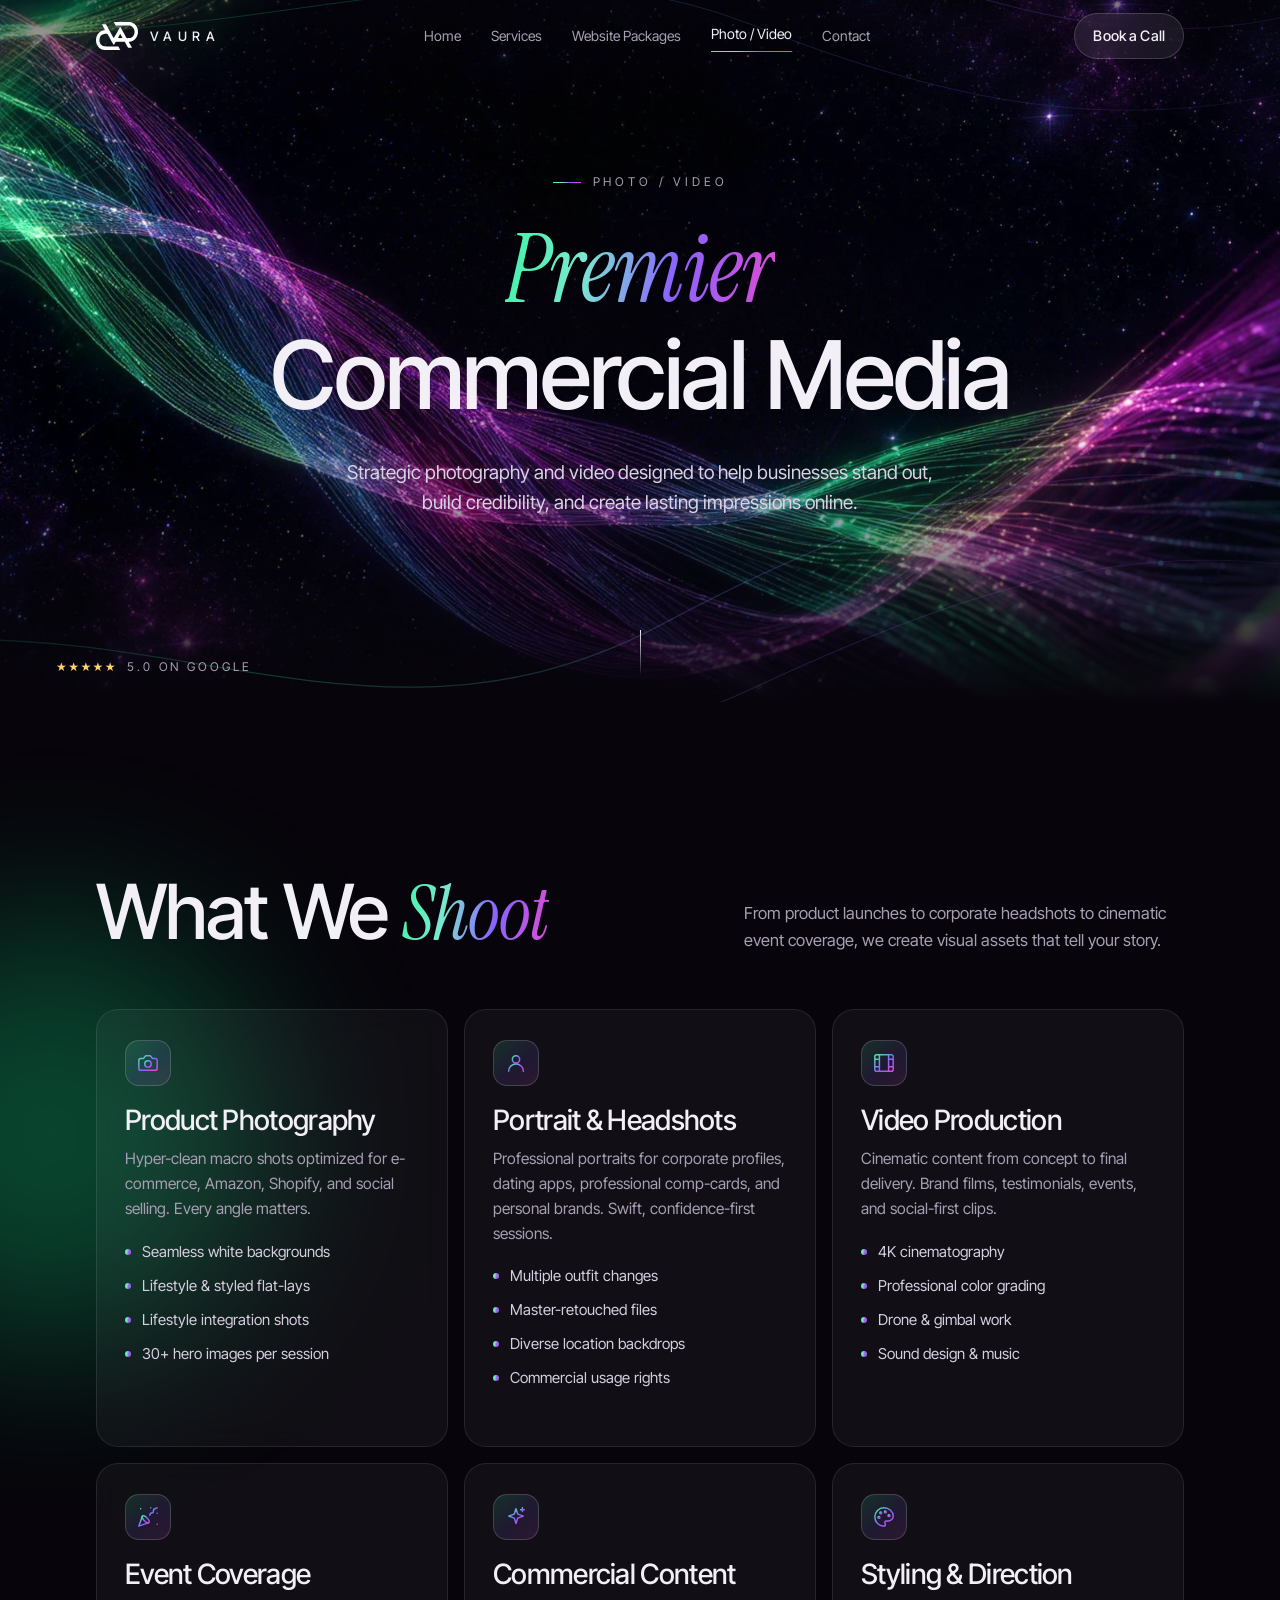
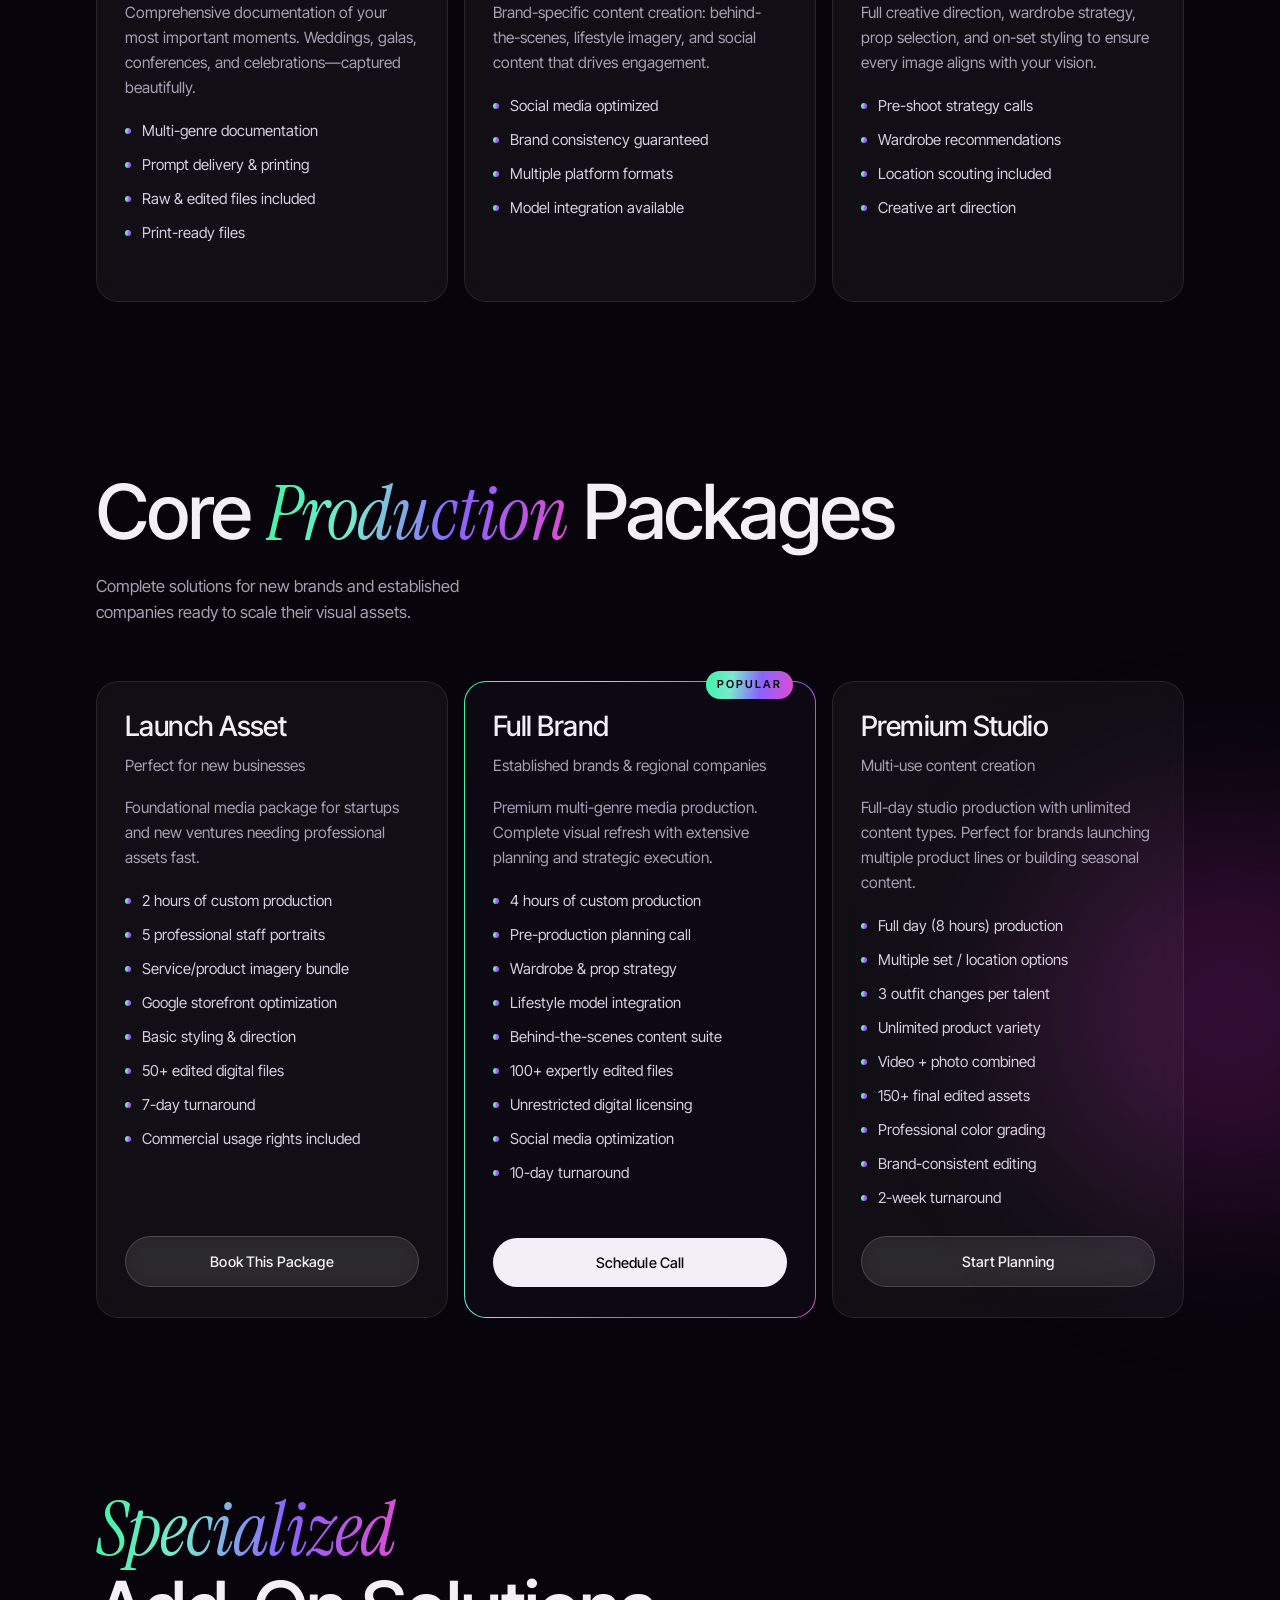
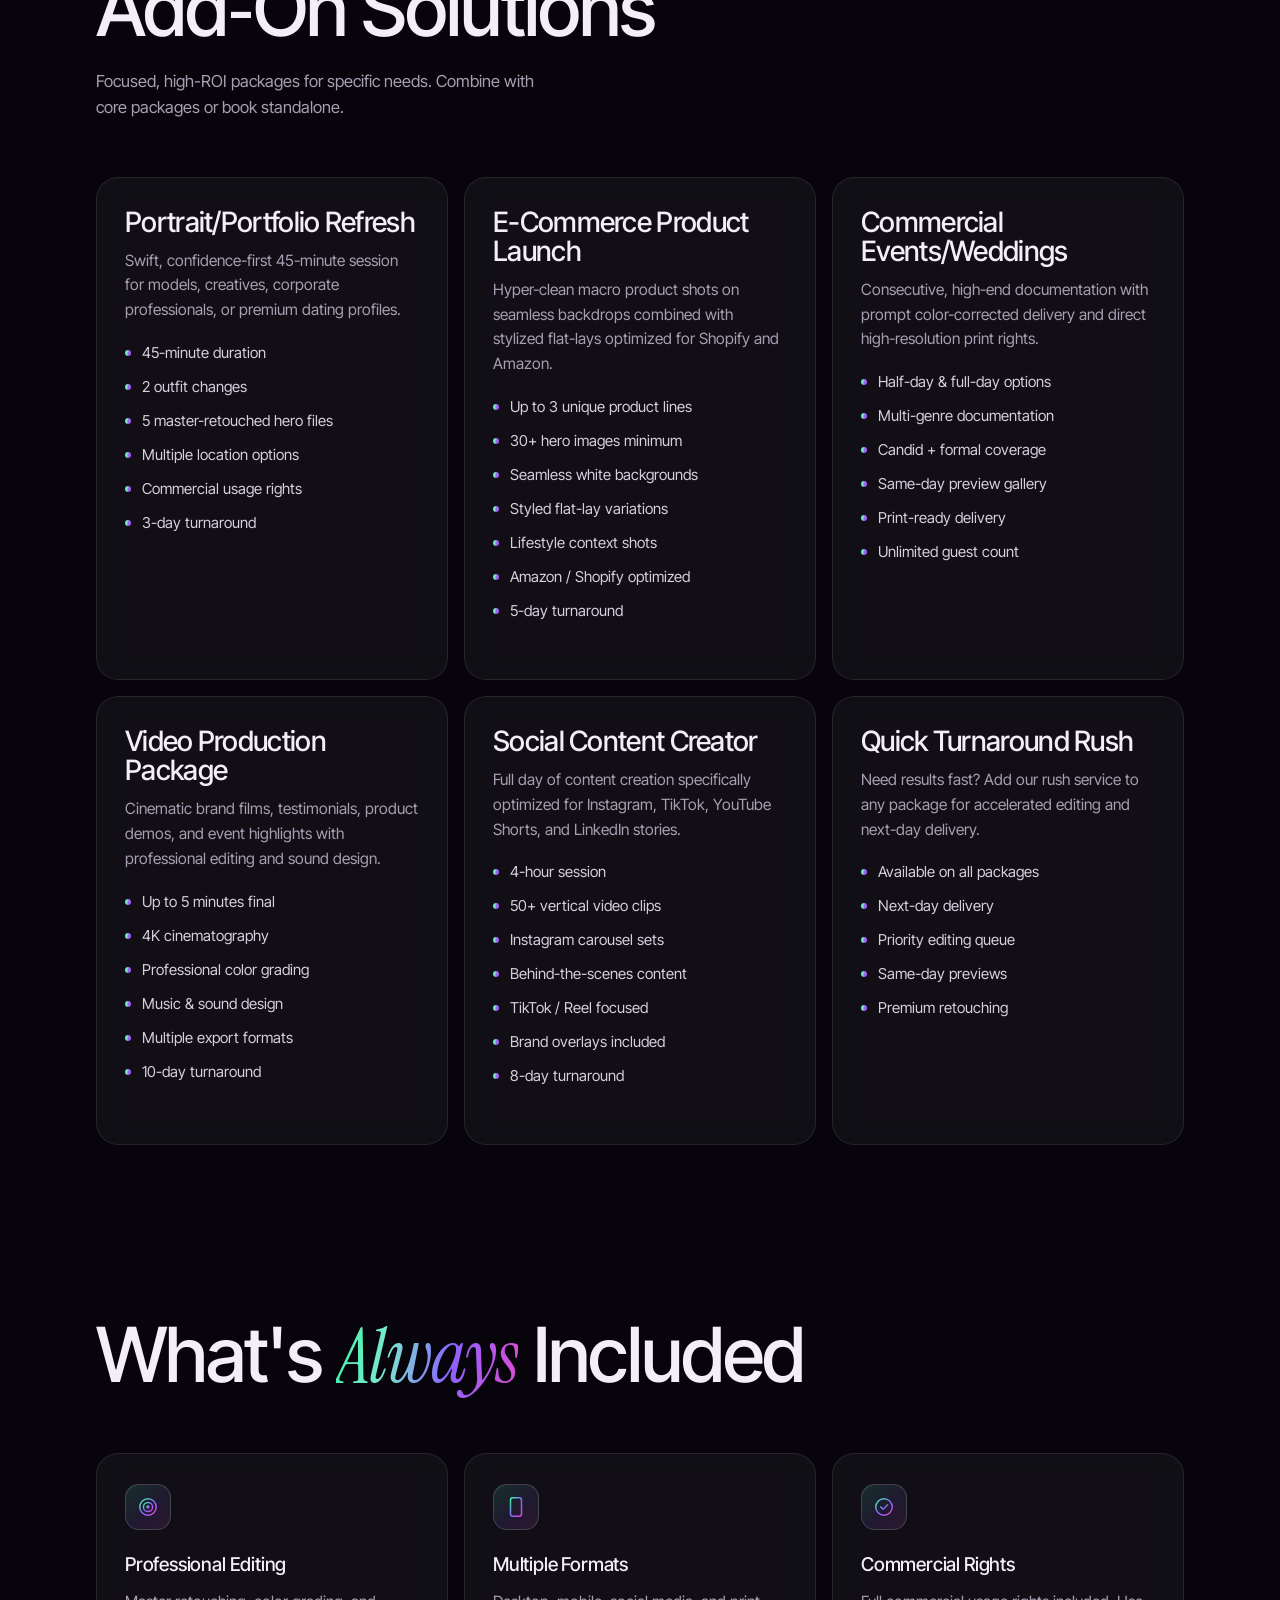
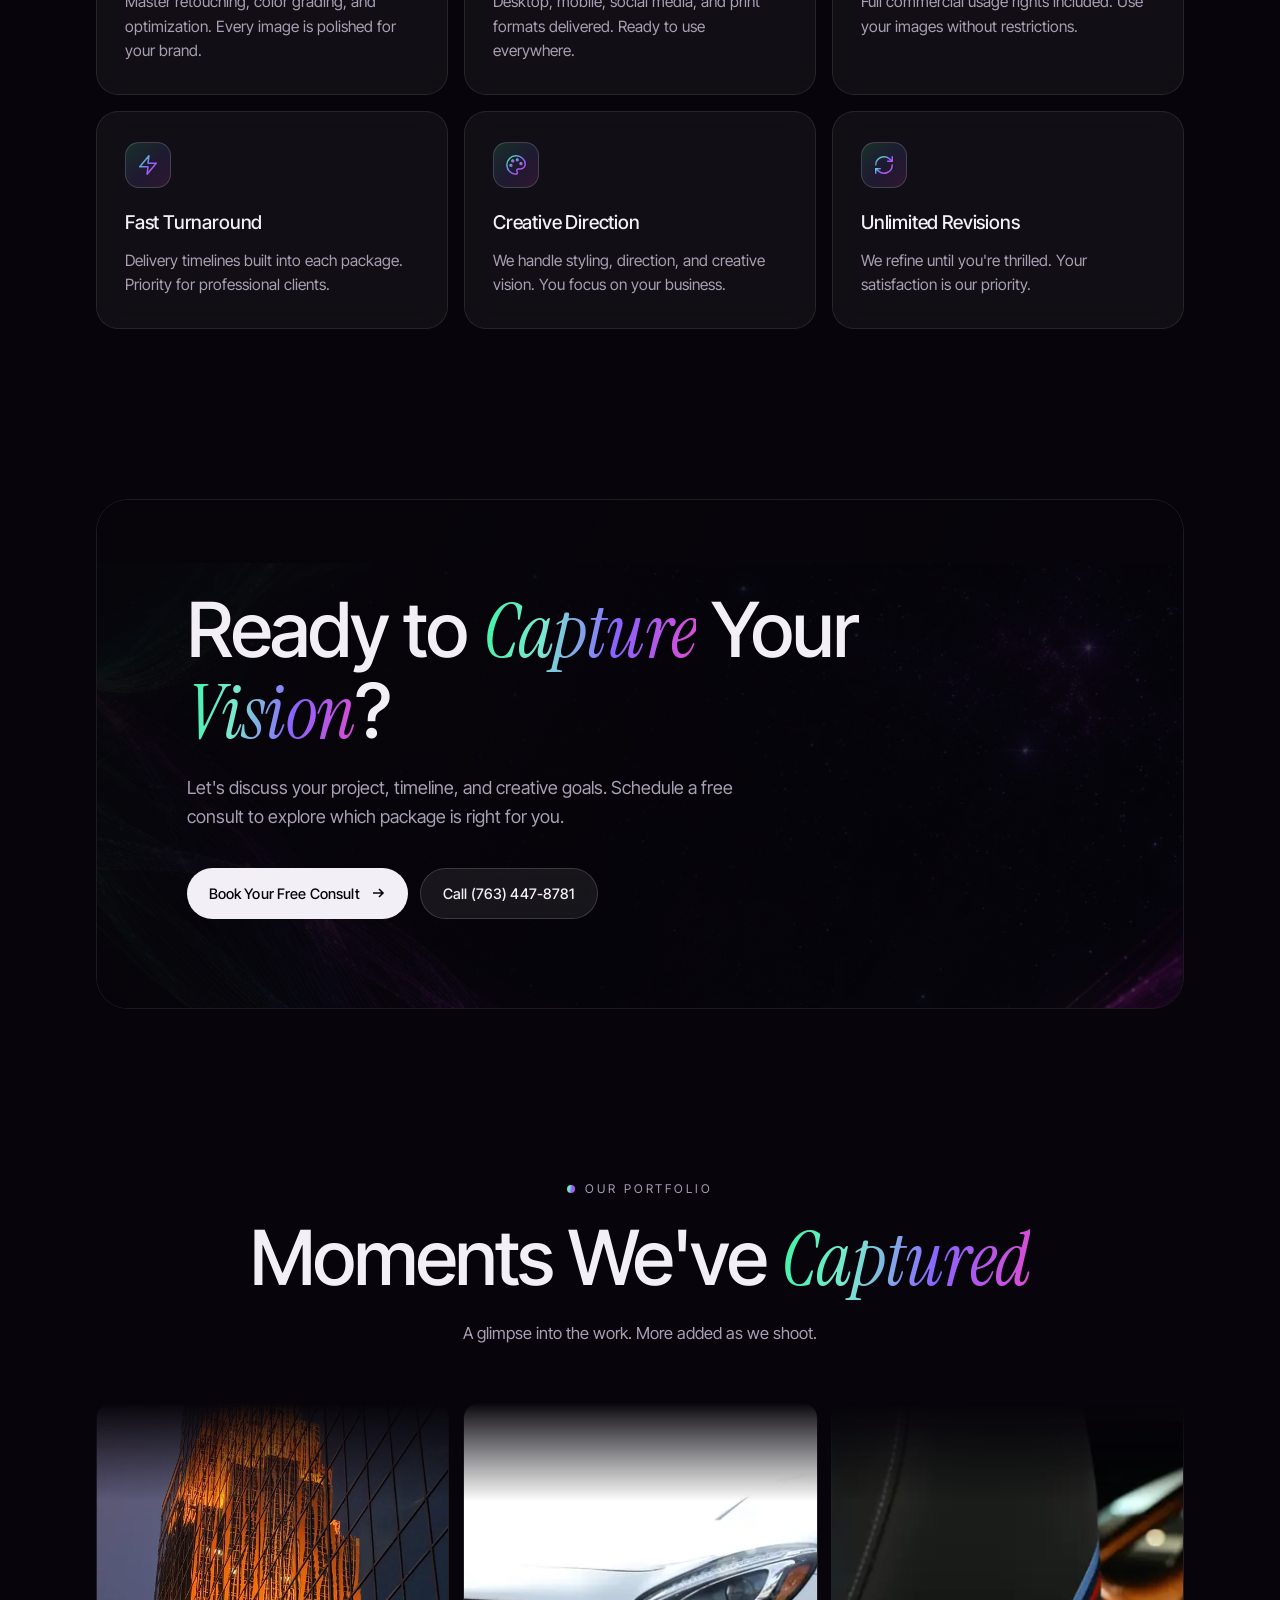
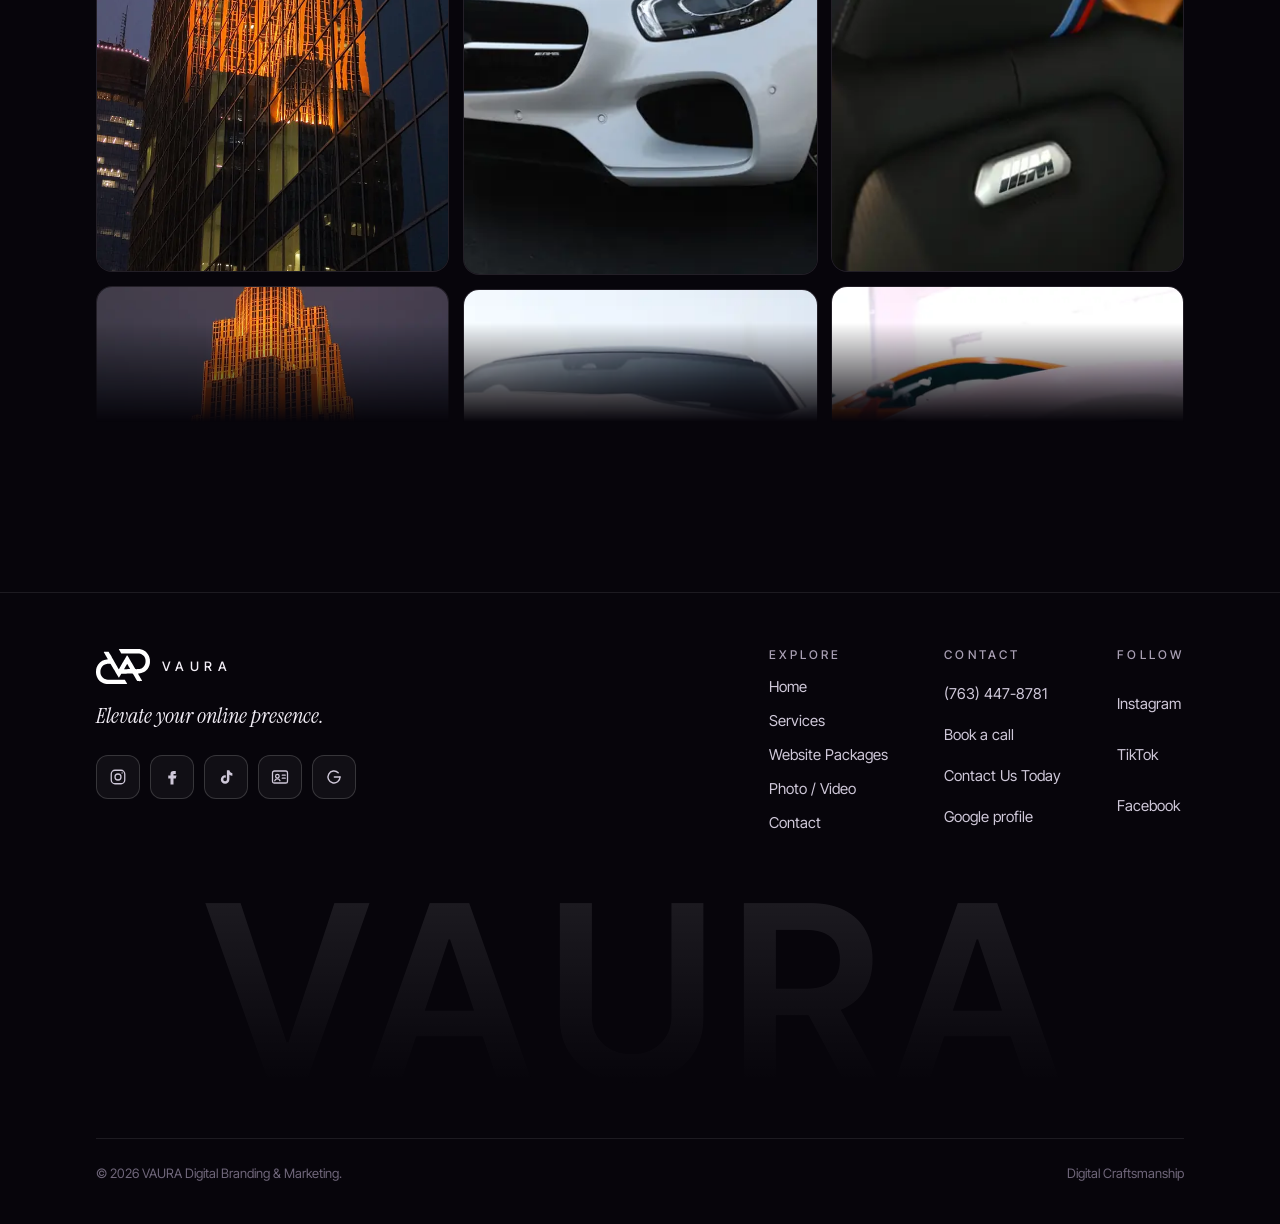
<file: photovideo.html>
<!doctype html>
<html lang="en">
<head>
<meta charset="utf-8">
<meta name="viewport" content="width=device-width, initial-scale=1, viewport-fit=cover">
<title>Photo &amp; Video | VAURA Digital Craftsmanship</title>
<meta name="description" content="Premier commercial photography and video from VAURA: product, portrait, events, brand films, and social content with commercial usage rights.">
<link rel="canonical" href="https://vauraagency.com/photovideo.html">
<meta name="theme-color" content="#07050b">
<meta name="color-scheme" content="dark">
<link rel="icon" href="favicon.svg" type="image/svg+xml">
<link rel="apple-touch-icon" href="assets/apple-touch-icon.png">
<meta property="og:type" content="website">
<meta property="og:site_name" content="VAURA">
<meta property="og:title" content="Photo &amp; Video | VAURA Digital Craftsmanship">
<meta property="og:description" content="Strategic photography and video designed to help businesses stand out, build credibility, and create lasting impressions online.">
<meta property="og:url" content="https://vauraagency.com/photovideo.html">
<meta property="og:image" content="https://vauraagency.com/assets/og.jpg">
<meta property="og:image:width" content="1200">
<meta property="og:image:height" content="630">
<meta name="twitter:card" content="summary_large_image">
<meta name="twitter:title" content="Photo &amp; Video | VAURA Digital Craftsmanship">
<meta name="twitter:description" content="Strategic photography and video designed to help businesses stand out, build credibility, and create lasting impressions online.">
<meta name="twitter:image" content="https://vauraagency.com/assets/og.jpg">
<script>document.documentElement.classList.add('js')</script>
<link rel="preload" as="image" href="assets/poster.webp" fetchpriority="high">
<link rel="preload" as="font" type="font/woff2" href="fonts/inter-tight-latin-500-normal.woff2" crossorigin>
<link rel="preload" as="font" type="font/woff2" href="fonts/instrument-serif-latin-400-italic.woff2" crossorigin>
<link rel="stylesheet" href="site.css">
</head>
<body>
<a class="skip" href="#main">Skip to content</a>
<svg width="0" height="0" style="position:absolute" aria-hidden="true" focusable="false"><defs><linearGradient id="wv" x1="0" y1="0" x2="1" y2="1"><stop offset="0" stop-color="#3df5a4"/><stop offset=".55" stop-color="#8a63ff"/><stop offset="1" stop-color="#e04bd0"/></linearGradient></defs></svg>
<header class="nav" id="nav">
  <div class="wrap">
    <a class="brand" href="index.html" aria-label="VAURA home">
      <img src="assets/mark.svg" width="42" height="27" alt="">
      <span>VAURA</span>
    </a>
    <nav aria-label="Primary">
      <ul>
        <li><a href="index.html">Home</a></li><li><a href="services.html">Services</a></li><li><a href="packages.html">Website Packages</a></li><li><a href="photovideo.html" aria-current="page">Photo / Video</a></li><li><a href="contact.html">Contact</a></li>
      </ul>
    </nav>
    <a class="btn btn-glass" href="https://popl.co/card/7kmqlK11/4/preview?showappcta=false" target="_blank" rel="noopener">Book a Call</a>
    <button class="menu-btn" id="menu-toggle" type="button" aria-label="Toggle menu" aria-expanded="false" aria-controls="mobile-menu">
      <svg class="bars" viewBox="0 0 18 18" fill="none" stroke="currentColor" stroke-width="1.6" stroke-linecap="round" aria-hidden="true"><path d="M2 5h14M2 9h14M2 13h14"/></svg>
      <svg class="x" viewBox="0 0 18 18" fill="none" stroke="currentColor" stroke-width="1.6" stroke-linecap="round" aria-hidden="true"><path d="M4 4l10 10M14 4 4 14"/></svg>
    </button>
  </div>
  <div id="mobile-menu">
    <a href="index.html">Home</a><a href="services.html">Services</a><a href="packages.html">Website Packages</a><a href="photovideo.html" aria-current="page">Photo / Video</a><a href="contact.html">Contact</a>
    <a class="btn btn-solid" href="https://popl.co/card/7kmqlK11/4/preview?showappcta=false" target="_blank" rel="noopener">Book a Call</a>
  </div>
</header>
<main id="main">
<section class="hero sub" id="top" aria-label="Introduction">
  <div class="layer layer-back" data-depth="0.38">
    <div class="poster" aria-hidden="true"></div>
    <video id="heroVideo" muted loop playsinline preload="none" poster="assets/poster.webp" data-base="assets/hero" aria-hidden="true" tabindex="-1"></video>
  </div>
  <div class="layer layer-front" data-depth="-0.22" aria-hidden="true">
    <svg viewBox="0 0 1600 900" preserveAspectRatio="xMidYMid slice"><defs><linearGradient id="tg" x1="0" x2="1"><stop offset="0" stop-color="#3df5a4" stop-opacity="0"/><stop offset=".3" stop-color="#3df5a4"/><stop offset=".65" stop-color="#8a63ff"/><stop offset="1" stop-color="#e04bd0" stop-opacity="0"/></linearGradient><filter id="glow" x="-20%" y="-20%" width="140%" height="140%"><feGaussianBlur stdDeviation="3"/></filter></defs><path class="base" stroke="url(#tg)" stroke-width="1.2" d="M-50 760 C 300 620, 520 860, 820 700 S 1300 520, 1660 640"/><path class="pulse" filter="url(#glow)" stroke="url(#tg)" stroke-width="3.6" d="M-50 760 C 300 620, 520 860, 820 700 S 1300 520, 1660 640" style="animation-duration:14s"/><path class="pulse core" stroke="url(#tg)" stroke-width="1.2" d="M-50 760 C 300 620, 520 860, 820 700 S 1300 520, 1660 640" style="animation-duration:14s"/><path class="base" stroke="url(#tg)" stroke-width="0.9" d="M-50 820 C 260 700, 600 900, 900 760 S 1360 600, 1660 720"/><path class="pulse" filter="url(#glow)" stroke="url(#tg)" stroke-width="2.7" d="M-50 820 C 260 700, 600 900, 900 760 S 1360 600, 1660 720" style="animation-duration:19s;animation-direction:reverse"/><path class="pulse core" stroke="url(#tg)" stroke-width="0.9" d="M-50 820 C 260 700, 600 900, 900 760 S 1360 600, 1660 720" style="animation-duration:19s;animation-direction:reverse"/><path class="base" stroke="url(#tg)" stroke-width="0.8" d="M-50 120 C 340 240, 620 40, 900 150 S 1350 260, 1660 120"/><path class="pulse" filter="url(#glow)" stroke="url(#tg)" stroke-width="2.4" d="M-50 120 C 340 240, 620 40, 900 150 S 1350 260, 1660 120" style="animation-duration:23s"/><path class="pulse core" stroke="url(#tg)" stroke-width="0.8" d="M-50 120 C 340 240, 620 40, 900 150 S 1350 260, 1660 120" style="animation-duration:23s"/><path class="base" stroke="url(#tg)" stroke-width="1" d="M-50 60 C 300 180, 700 -20, 1000 90 S 1400 160, 1660 40"/><path class="pulse" filter="url(#glow)" stroke="url(#tg)" stroke-width="3.0" d="M-50 60 C 300 180, 700 -20, 1000 90 S 1400 160, 1660 40" style="animation-duration:17s;animation-direction:reverse"/><path class="pulse core" stroke="url(#tg)" stroke-width="1.0" d="M-50 60 C 300 180, 700 -20, 1000 90 S 1400 160, 1660 40" style="animation-duration:17s;animation-direction:reverse"/></svg>
  </div>
  <div class="layer layer-mid" data-depth="0.16" data-fade>
    <div class="hero-inner">
      <span class="eyebrow">Photo / Video</span>
      <h1><span class="line"><span><em class="s grad">Premier</em></span></span><span class="line"><span>Commercial Media</span></span></h1>
      <p class="lede">Strategic photography and video designed to help businesses stand out, build credibility, and create lasting impressions online.</p>
      
    </div>
  </div>
  <div class="hero-meta">
    <a class="rating-chip" href="index.html#reviews"><span class="stars" aria-hidden="true">★★★★★</span> 5.0 on Google</a>
    <div class="scrollcue" aria-hidden="true"></div>
  </div>
</section>
<section class="sec" id="shoot">
  <div class="orb g" data-depth="-0.12" style="width:420px;height:420px;left:-160px;top:8%"></div>
  <div class="wrap">
    <div class="head rv"><h2>What We <em class="s grad">Shoot</em></h2><p class="sub">From product launches to corporate headshots to cinematic event coverage, we create visual assets that tell your story.</p></div>
    <div class="grid g3 snap" data-dots><article class="card rv"><span class="ic" aria-hidden="true"><svg viewBox="0 0 24 24"><path d="M14.5 4h-5L7 7H4a2 2 0 0 0-2 2v9a2 2 0 0 0 2 2h16a2 2 0 0 0 2-2V9a2 2 0 0 0-2-2h-3z"/><circle cx="12" cy="13" r="3.5"/></svg></span><h3>Product Photography</h3><p>Hyper-clean macro shots optimized for e-commerce, Amazon, Shopify, and social selling. Every angle matters.</p><ul class="ticks"><li>Seamless white backgrounds</li><li>Lifestyle &amp; styled flat-lays</li><li>Lifestyle integration shots</li><li>30+ hero images per session</li></ul></article><article class="card rv"><span class="ic" aria-hidden="true"><svg viewBox="0 0 24 24"><circle cx="12" cy="8" r="4"/><path d="M4 21a8 8 0 0 1 16 0"/></svg></span><h3>Portrait &amp; Headshots</h3><p>Professional portraits for corporate profiles, dating apps, professional comp-cards, and personal brands. Swift, confidence-first sessions.</p><ul class="ticks"><li>Multiple outfit changes</li><li>Master-retouched files</li><li>Diverse location backdrops</li><li>Commercial usage rights</li></ul></article><article class="card rv"><span class="ic" aria-hidden="true"><svg viewBox="0 0 24 24"><rect x="2" y="3" width="20" height="18" rx="2"/><path d="M7 3v18M17 3v18M2 8h5M2 16h5M17 8h5M17 16h5"/></svg></span><h3>Video Production</h3><p>Cinematic content from concept to final delivery. Brand films, testimonials, events, and social-first clips.</p><ul class="ticks"><li>4K cinematography</li><li>Professional color grading</li><li>Drone &amp; gimbal work</li><li>Sound design &amp; music</li></ul></article><article class="card rv"><span class="ic" aria-hidden="true"><svg viewBox="0 0 24 24"><path d="M5.8 11.3 2 22l10.7-3.8"/><path d="M4 3h.01M22 8h.01M15 2h.01M22 20h.01"/><path d="m22 2-2.2.8a2.9 2.9 0 0 0-1.9 3.2c.1.9-.6 1.7-1.5 1.7h-.4c-.9 0-1.7.6-1.9 1.5L14 10"/><path d="M11 13c1.9 1.9 2.8 4.2 2 5-.8.8-3.1-.1-5-2s-2.8-4.2-2-5c.8-.8 3.1.1 5 2z"/></svg></span><h3>Event Coverage</h3><p>Comprehensive documentation of your most important moments. Weddings, galas, conferences, and celebrations—captured beautifully.</p><ul class="ticks"><li>Multi-genre documentation</li><li>Prompt delivery &amp; printing</li><li>Raw &amp; edited files included</li><li>Print-ready files</li></ul></article><article class="card rv"><span class="ic" aria-hidden="true"><svg viewBox="0 0 24 24"><path d="M12 3l1.9 5.8L20 11l-6.1 2.2L12 19l-1.9-5.8L4 11l6.1-2.2z"/><path d="M19 2v4M21 4h-4"/></svg></span><h3>Commercial Content</h3><p>Brand-specific content creation: behind-the-scenes, lifestyle imagery, and social content that drives engagement.</p><ul class="ticks"><li>Social media optimized</li><li>Brand consistency guaranteed</li><li>Multiple platform formats</li><li>Model integration available</li></ul></article><article class="card rv"><span class="ic" aria-hidden="true"><svg viewBox="0 0 24 24"><circle cx="13.5" cy="6.5" r="1"/><circle cx="17.5" cy="10.5" r="1"/><circle cx="8.5" cy="7.5" r="1"/><circle cx="6.5" cy="12.5" r="1"/><path d="M12 2C6.5 2 2 6.5 2 12s4.5 10 10 10c.9 0 1.6-.7 1.6-1.7 0-.4-.2-.8-.4-1.1-.3-.3-.4-.7-.4-1.1 0-.9.7-1.7 1.7-1.7h2c3.1 0 5.6-2.5 5.6-5.6C22 6 17.5 2 12 2z"/></svg></span><h3>Styling &amp; Direction</h3><p>Full creative direction, wardrobe strategy, prop selection, and on-set styling to ensure every image aligns with your vision.</p><ul class="ticks"><li>Pre-shoot strategy calls</li><li>Wardrobe recommendations</li><li>Location scouting included</li><li>Creative art direction</li></ul></article></div>
  </div>
</section>
<section class="sec tight packages-section" id="packages">
  <div class="orb m" data-depth="0.1" style="width:380px;height:380px;right:-140px;top:20%"></div>
  <div class="wrap">
    <div class="head rv"><h2>Core <em class="s grad">Production</em> Packages</h2><p class="sub">Complete solutions for new brands and established companies ready to scale their visual assets.</p></div>
    <div class="grid g3 snap package-grid" data-dots><article class="card package-card rv"><h3 class="price" style="margin-top:0">Launch Asset</h3><p class="note">Perfect for new businesses</p><p>Foundational media package for startups and new ventures needing professional assets fast.</p><ul class="ticks"><li>2 hours of custom production</li><li>5 professional staff portraits</li><li>Service/product imagery bundle</li><li>Google storefront optimization</li><li>Basic styling &amp; direction</li><li>50+ edited digital files</li><li>7-day turnaround</li><li>Commercial usage rights included</li></ul><a class="btn btn-glass" href="https://calendly.com/vaura/general-discovery" target="_blank" rel="noopener">Book This Package</a></article><article class="card package-card rv pop"><span class="badge">POPULAR</span><h3 class="price" style="margin-top:0">Full Brand</h3><p class="note">Established brands &amp; regional companies</p><p>Premium multi-genre media production. Complete visual refresh with extensive planning and strategic execution.</p><ul class="ticks"><li>4 hours of custom production</li><li>Pre-production planning call</li><li>Wardrobe &amp; prop strategy</li><li>Lifestyle model integration</li><li>Behind-the-scenes content suite</li><li>100+ expertly edited files</li><li>Unrestricted digital licensing</li><li>Social media optimization</li><li>10-day turnaround</li></ul><a class="btn btn-solid" href="https://calendly.com/vaura/general-discovery" target="_blank" rel="noopener">Schedule Call</a></article><article class="card package-card rv"><h3 class="price" style="margin-top:0">Premium Studio</h3><p class="note">Multi-use content creation</p><p>Full-day studio production with unlimited content types. Perfect for brands launching multiple product lines or building seasonal content.</p><ul class="ticks"><li>Full day (8 hours) production</li><li>Multiple set / location options</li><li>3 outfit changes per talent</li><li>Unlimited product variety</li><li>Video + photo combined</li><li>150+ final edited assets</li><li>Professional color grading</li><li>Brand-consistent editing</li><li>2-week turnaround</li></ul><a class="btn btn-glass" href="https://calendly.com/vaura/general-discovery" target="_blank" rel="noopener">Start Planning</a></article></div>
  </div>
</section>
<section class="sec tight" id="add-ons">
  <div class="wrap">
    <div class="head rv"><h2><em class="s grad">Specialized</em> Add&#8209;On Solutions</h2><p class="sub">Focused, high-ROI packages for specific needs. Combine with core packages or book standalone.</p></div>
    <div class="grid g3 snap" data-dots><article class="card rv"><h3>Portrait/Portfolio Refresh</h3><p>Swift, confidence-first 45-minute session for models, creatives, corporate professionals, or premium dating profiles.</p><ul class="ticks"><li>45-minute duration</li><li>2 outfit changes</li><li>5 master-retouched hero files</li><li>Multiple location options</li><li>Commercial usage rights</li><li>3-day turnaround</li></ul></article><article class="card rv"><h3>E-Commerce Product Launch</h3><p>Hyper-clean macro product shots on seamless backdrops combined with stylized flat-lays optimized for Shopify and Amazon.</p><ul class="ticks"><li>Up to 3 unique product lines</li><li>30+ hero images minimum</li><li>Seamless white backgrounds</li><li>Styled flat-lay variations</li><li>Lifestyle context shots</li><li>Amazon / Shopify optimized</li><li>5-day turnaround</li></ul></article><article class="card rv"><h3>Commercial Events/Weddings</h3><p>Consecutive, high-end documentation with prompt color-corrected delivery and direct high-resolution print rights.</p><ul class="ticks"><li>Half-day &amp; full-day options</li><li>Multi-genre documentation</li><li>Candid + formal coverage</li><li>Same-day preview gallery</li><li>Print-ready delivery</li><li>Unlimited guest count</li></ul></article><article class="card rv"><h3>Video Production Package</h3><p>Cinematic brand films, testimonials, product demos, and event highlights with professional editing and sound design.</p><ul class="ticks"><li>Up to 5 minutes final</li><li>4K cinematography</li><li>Professional color grading</li><li>Music &amp; sound design</li><li>Multiple export formats</li><li>10-day turnaround</li></ul></article><article class="card rv"><h3>Social Content Creator</h3><p>Full day of content creation specifically optimized for Instagram, TikTok, YouTube Shorts, and LinkedIn stories.</p><ul class="ticks"><li>4-hour session</li><li>50+ vertical video clips</li><li>Instagram carousel sets</li><li>Behind-the-scenes content</li><li>TikTok / Reel focused</li><li>Brand overlays included</li><li>8-day turnaround</li></ul></article><article class="card rv"><h3>Quick Turnaround Rush</h3><p>Need results fast? Add our rush service to any package for accelerated editing and next-day delivery.</p><ul class="ticks"><li>Available on all packages</li><li>Next-day delivery</li><li>Priority editing queue</li><li>Same-day previews</li><li>Premium retouching</li></ul></article></div>
  </div>
</section>
<section class="sec tight always-included-section" id="included">
  <div class="wrap">
    <div class="head rv"><h2>What's <em class="s grad">Always</em> Included</h2></div>
    <div class="grid g3 always-static"><div class="card highlight rv"><span class="ic" aria-hidden="true"><svg viewBox="0 0 24 24"><circle cx="12" cy="12" r="9"/><circle cx="12" cy="12" r="5"/><circle cx="12" cy="12" r="1"/></svg></span><h4>Professional Editing</h4><p style="margin:0">Master retouching, color grading, and optimization. Every image is polished for your brand.</p></div><div class="card highlight rv"><span class="ic" aria-hidden="true"><svg viewBox="0 0 24 24"><rect x="6" y="2" width="12" height="20" rx="2.5"/><path d="M11 18h2"/></svg></span><h4>Multiple Formats</h4><p style="margin:0">Desktop, mobile, social media, and print formats delivered. Ready to use everywhere.</p></div><div class="card highlight rv"><span class="ic" aria-hidden="true"><svg viewBox="0 0 24 24"><circle cx="12" cy="12" r="9"/><path d="m8.5 12 2.5 2.5 5-5"/></svg></span><h4>Commercial Rights</h4><p style="margin:0">Full commercial usage rights included. Use your images without restrictions.</p></div><div class="card highlight rv"><span class="ic" aria-hidden="true"><svg viewBox="0 0 24 24"><path d="M13 2 3 14h9l-1 8 10-12h-9z"/></svg></span><h4>Fast Turnaround</h4><p style="margin:0">Delivery timelines built into each package. Priority for professional clients.</p></div><div class="card highlight rv"><span class="ic" aria-hidden="true"><svg viewBox="0 0 24 24"><circle cx="13.5" cy="6.5" r="1"/><circle cx="17.5" cy="10.5" r="1"/><circle cx="8.5" cy="7.5" r="1"/><circle cx="6.5" cy="12.5" r="1"/><path d="M12 2C6.5 2 2 6.5 2 12s4.5 10 10 10c.9 0 1.6-.7 1.6-1.7 0-.4-.2-.8-.4-1.1-.3-.3-.4-.7-.4-1.1 0-.9.7-1.7 1.7-1.7h2c3.1 0 5.6-2.5 5.6-5.6C22 6 17.5 2 12 2z"/></svg></span><h4>Creative Direction</h4><p style="margin:0">We handle styling, direction, and creative vision. You focus on your business.</p></div><div class="card highlight rv"><span class="ic" aria-hidden="true"><svg viewBox="0 0 24 24"><path d="M21 12a9 9 0 0 1-15 6.7L3 16"/><path d="M3 12a9 9 0 0 1 15-6.7L21 8"/><path d="M21 3v5h-5"/><path d="M3 21v-5h5"/></svg></span><h4>Unlimited Revisions</h4><p style="margin:0">We refine until you're thrilled. Your satisfaction is our priority.</p></div></div>
    <div class="always-track-wrap" aria-label="What's always included" role="region" tabindex="0">
      <div class="always-track"><div class="card highlight"><span class="ic" aria-hidden="true"><svg viewBox="0 0 24 24"><circle cx="12" cy="12" r="9"/><circle cx="12" cy="12" r="5"/><circle cx="12" cy="12" r="1"/></svg></span><h4>Professional Editing</h4><p style="margin:0">Master retouching, color grading, and optimization. Every image is polished for your brand.</p></div><div class="card highlight"><span class="ic" aria-hidden="true"><svg viewBox="0 0 24 24"><rect x="6" y="2" width="12" height="20" rx="2.5"/><path d="M11 18h2"/></svg></span><h4>Multiple Formats</h4><p style="margin:0">Desktop, mobile, social media, and print formats delivered. Ready to use everywhere.</p></div><div class="card highlight"><span class="ic" aria-hidden="true"><svg viewBox="0 0 24 24"><circle cx="12" cy="12" r="9"/><path d="m8.5 12 2.5 2.5 5-5"/></svg></span><h4>Commercial Rights</h4><p style="margin:0">Full commercial usage rights included. Use your images without restrictions.</p></div><div class="card highlight"><span class="ic" aria-hidden="true"><svg viewBox="0 0 24 24"><path d="M13 2 3 14h9l-1 8 10-12h-9z"/></svg></span><h4>Fast Turnaround</h4><p style="margin:0">Delivery timelines built into each package. Priority for professional clients.</p></div><div class="card highlight"><span class="ic" aria-hidden="true"><svg viewBox="0 0 24 24"><circle cx="13.5" cy="6.5" r="1"/><circle cx="17.5" cy="10.5" r="1"/><circle cx="8.5" cy="7.5" r="1"/><circle cx="6.5" cy="12.5" r="1"/><path d="M12 2C6.5 2 2 6.5 2 12s4.5 10 10 10c.9 0 1.6-.7 1.6-1.7 0-.4-.2-.8-.4-1.1-.3-.3-.4-.7-.4-1.1 0-.9.7-1.7 1.7-1.7h2c3.1 0 5.6-2.5 5.6-5.6C22 6 17.5 2 12 2z"/></svg></span><h4>Creative Direction</h4><p style="margin:0">We handle styling, direction, and creative vision. You focus on your business.</p></div><div class="card highlight"><span class="ic" aria-hidden="true"><svg viewBox="0 0 24 24"><path d="M21 12a9 9 0 0 1-15 6.7L3 16"/><path d="M3 12a9 9 0 0 1 15-6.7L21 8"/><path d="M21 3v5h-5"/><path d="M3 21v-5h5"/></svg></span><h4>Unlimited Revisions</h4><p style="margin:0">We refine until you're thrilled. Your satisfaction is our priority.</p></div><div style="display:contents" aria-hidden="true"><div class="card highlight"><span class="ic" aria-hidden="true"><svg viewBox="0 0 24 24"><circle cx="12" cy="12" r="9"/><circle cx="12" cy="12" r="5"/><circle cx="12" cy="12" r="1"/></svg></span><h4>Professional Editing</h4><p style="margin:0">Master retouching, color grading, and optimization. Every image is polished for your brand.</p></div><div class="card highlight"><span class="ic" aria-hidden="true"><svg viewBox="0 0 24 24"><rect x="6" y="2" width="12" height="20" rx="2.5"/><path d="M11 18h2"/></svg></span><h4>Multiple Formats</h4><p style="margin:0">Desktop, mobile, social media, and print formats delivered. Ready to use everywhere.</p></div><div class="card highlight"><span class="ic" aria-hidden="true"><svg viewBox="0 0 24 24"><circle cx="12" cy="12" r="9"/><path d="m8.5 12 2.5 2.5 5-5"/></svg></span><h4>Commercial Rights</h4><p style="margin:0">Full commercial usage rights included. Use your images without restrictions.</p></div><div class="card highlight"><span class="ic" aria-hidden="true"><svg viewBox="0 0 24 24"><path d="M13 2 3 14h9l-1 8 10-12h-9z"/></svg></span><h4>Fast Turnaround</h4><p style="margin:0">Delivery timelines built into each package. Priority for professional clients.</p></div><div class="card highlight"><span class="ic" aria-hidden="true"><svg viewBox="0 0 24 24"><circle cx="13.5" cy="6.5" r="1"/><circle cx="17.5" cy="10.5" r="1"/><circle cx="8.5" cy="7.5" r="1"/><circle cx="6.5" cy="12.5" r="1"/><path d="M12 2C6.5 2 2 6.5 2 12s4.5 10 10 10c.9 0 1.6-.7 1.6-1.7 0-.4-.2-.8-.4-1.1-.3-.3-.4-.7-.4-1.1 0-.9.7-1.7 1.7-1.7h2c3.1 0 5.6-2.5 5.6-5.6C22 6 17.5 2 12 2z"/></svg></span><h4>Creative Direction</h4><p style="margin:0">We handle styling, direction, and creative vision. You focus on your business.</p></div><div class="card highlight"><span class="ic" aria-hidden="true"><svg viewBox="0 0 24 24"><path d="M21 12a9 9 0 0 1-15 6.7L3 16"/><path d="M3 12a9 9 0 0 1 15-6.7L21 8"/><path d="M21 3v5h-5"/><path d="M3 21v-5h5"/></svg></span><h4>Unlimited Revisions</h4><p style="margin:0">We refine until you're thrilled. Your satisfaction is our priority.</p></div></div></div>
    </div>
  </div>
</section>
<section class="sec contact" id="contact" style="padding-top:0">
  <div class="wrap">
    <div class="cta-card rv">
      <div class="bg" data-depth="0.18" aria-hidden="true"></div>
      <h2>Ready to <em class="s grad">Capture</em> Your <em class="s grad">Vision</em>?</h2>
      <p style="color:var(--muted);max-width:600px;margin:22px 0 0;font-size:18px">Let's discuss your project, timeline, and creative goals. Schedule a free consult to explore which package is right for you.</p>
      <div class="cta-row">
        <a class="btn btn-solid" href="https://calendly.com/vaura/general-discovery" target="_blank" rel="noopener">Book Your Free Consult <svg viewBox="0 0 16 16" fill="none" stroke="currentColor" stroke-width="1.6" aria-hidden="true"><path d="M3 8h10M9 4l4 4-4 4"/></svg></a>
        <a class="btn btn-glass" href="tel:+17634478781">Call (763) 447-8781</a>
      </div>
    </div>
  </div>
</section>
<section class="sec tight photo-showcase" id="portfolio">
  <div class="wrap">
    <div class="head center rv">
      <span class="g-pill"><i aria-hidden="true" style="background:var(--weave);box-shadow:none"></i>Our Portfolio</span>
      <h2>Moments We've <em class="s grad">Captured</em></h2>
      <p class="sub">A glimpse into the work. More added as we shoot.</p>
    </div>
    <div class="photo-float-stage">
      <div class="photo-float-col"><img src="assets/portfolio/13jpg.webp" alt="VAURA Photography" loading="lazy" decoding="async" width="720" height="960"><img src="assets/portfolio/16jpg.webp" alt="VAURA Photography" loading="lazy" decoding="async" width="720" height="960"><img src="assets/portfolio/17jpg.webp" alt="VAURA Photography" loading="lazy" decoding="async" width="720" height="960"><img src="assets/portfolio/21jpg.webp" alt="VAURA Photography" loading="lazy" decoding="async" width="720" height="960"><img src="assets/portfolio/2jpg.webp" alt="VAURA Photography" loading="lazy" decoding="async" width="720" height="960"><img src="assets/portfolio/35jpg.webp" alt="VAURA Photography" loading="lazy" decoding="async" width="720" height="960"><img src="assets/portfolio/4jpg.webp" alt="VAURA Photography" loading="lazy" decoding="async" width="720" height="960"><img src="assets/portfolio/7jpg.webp" alt="VAURA Photography" loading="lazy" decoding="async" width="720" height="960"><img src="assets/portfolio/jpg.webp" alt="VAURA Photography" loading="lazy" decoding="async" width="720" height="960"><img src="assets/portfolio/1234.webp" alt="VAURA Photography" loading="lazy" decoding="async" width="720" height="960"><img src="assets/portfolio/387a1337.webp" alt="VAURA Photography" loading="lazy" decoding="async" width="720" height="960"><img src="assets/portfolio/387a1338.webp" alt="VAURA Photography" loading="lazy" decoding="async" width="720" height="960"><img src="assets/portfolio/387a2722.webp" alt="VAURA Photography" loading="lazy" decoding="async" width="720" height="960"><img src="assets/portfolio/387a2864.webp" alt="VAURA Photography" loading="lazy" decoding="async" width="720" height="960"><img src="assets/portfolio/387a2869.webp" alt="VAURA Photography" loading="lazy" decoding="async" width="720" height="960"><img src="assets/portfolio/387a2888.webp" alt="VAURA Photography" loading="lazy" decoding="async" width="720" height="960"><img src="assets/portfolio/387a2897.webp" alt="VAURA Photography" loading="lazy" decoding="async" width="720" height="960"><img src="assets/portfolio/more-pics-387a2869.webp" alt="VAURA Photography" loading="lazy" decoding="async" width="720" height="960"><img src="assets/portfolio/more-pics-387a2888.webp" alt="VAURA Photography" loading="lazy" decoding="async" width="720" height="960"><img src="assets/portfolio/more-pics-387a2897.webp" alt="VAURA Photography" loading="lazy" decoding="async" width="720" height="960"><img src="assets/portfolio/13jpg.webp" alt="" aria-hidden="true" loading="lazy" decoding="async" width="720" height="960"><img src="assets/portfolio/16jpg.webp" alt="" aria-hidden="true" loading="lazy" decoding="async" width="720" height="960"><img src="assets/portfolio/17jpg.webp" alt="" aria-hidden="true" loading="lazy" decoding="async" width="720" height="960"><img src="assets/portfolio/21jpg.webp" alt="" aria-hidden="true" loading="lazy" decoding="async" width="720" height="960"><img src="assets/portfolio/2jpg.webp" alt="" aria-hidden="true" loading="lazy" decoding="async" width="720" height="960"><img src="assets/portfolio/35jpg.webp" alt="" aria-hidden="true" loading="lazy" decoding="async" width="720" height="960"><img src="assets/portfolio/4jpg.webp" alt="" aria-hidden="true" loading="lazy" decoding="async" width="720" height="960"><img src="assets/portfolio/7jpg.webp" alt="" aria-hidden="true" loading="lazy" decoding="async" width="720" height="960"><img src="assets/portfolio/jpg.webp" alt="" aria-hidden="true" loading="lazy" decoding="async" width="720" height="960"><img src="assets/portfolio/1234.webp" alt="" aria-hidden="true" loading="lazy" decoding="async" width="720" height="960"><img src="assets/portfolio/387a1337.webp" alt="" aria-hidden="true" loading="lazy" decoding="async" width="720" height="960"><img src="assets/portfolio/387a1338.webp" alt="" aria-hidden="true" loading="lazy" decoding="async" width="720" height="960"><img src="assets/portfolio/387a2722.webp" alt="" aria-hidden="true" loading="lazy" decoding="async" width="720" height="960"><img src="assets/portfolio/387a2864.webp" alt="" aria-hidden="true" loading="lazy" decoding="async" width="720" height="960"><img src="assets/portfolio/387a2869.webp" alt="" aria-hidden="true" loading="lazy" decoding="async" width="720" height="960"><img src="assets/portfolio/387a2888.webp" alt="" aria-hidden="true" loading="lazy" decoding="async" width="720" height="960"><img src="assets/portfolio/387a2897.webp" alt="" aria-hidden="true" loading="lazy" decoding="async" width="720" height="960"><img src="assets/portfolio/more-pics-387a2869.webp" alt="" aria-hidden="true" loading="lazy" decoding="async" width="720" height="960"><img src="assets/portfolio/more-pics-387a2888.webp" alt="" aria-hidden="true" loading="lazy" decoding="async" width="720" height="960"><img src="assets/portfolio/more-pics-387a2897.webp" alt="" aria-hidden="true" loading="lazy" decoding="async" width="720" height="960"></div><div class="photo-float-col"><img src="assets/portfolio/387a2941.webp" alt="VAURA Photography" loading="lazy" decoding="async" width="720" height="960"><img src="assets/portfolio/387a3001.webp" alt="VAURA Photography" loading="lazy" decoding="async" width="720" height="960"><img src="assets/portfolio/387a3038.webp" alt="VAURA Photography" loading="lazy" decoding="async" width="720" height="960"><img src="assets/portfolio/387a3048.webp" alt="VAURA Photography" loading="lazy" decoding="async" width="720" height="960"><img src="assets/portfolio/387a3052.webp" alt="VAURA Photography" loading="lazy" decoding="async" width="720" height="960"><img src="assets/portfolio/387a3239.webp" alt="VAURA Photography" loading="lazy" decoding="async" width="720" height="960"><img src="assets/portfolio/387a3251.webp" alt="VAURA Photography" loading="lazy" decoding="async" width="720" height="960"><img src="assets/portfolio/387a3335.webp" alt="VAURA Photography" loading="lazy" decoding="async" width="720" height="960"><img src="assets/portfolio/387a3354.webp" alt="VAURA Photography" loading="lazy" decoding="async" width="720" height="960"><img src="assets/portfolio/387a3373.webp" alt="VAURA Photography" loading="lazy" decoding="async" width="720" height="960"><img src="assets/portfolio/387a3665.webp" alt="VAURA Photography" loading="lazy" decoding="async" width="720" height="960"><img src="assets/portfolio/387a5800.webp" alt="VAURA Photography" loading="lazy" decoding="async" width="720" height="960"><img src="assets/portfolio/387a7817.webp" alt="VAURA Photography" loading="lazy" decoding="async" width="720" height="960"><img src="assets/portfolio/387a7849.webp" alt="VAURA Photography" loading="lazy" decoding="async" width="720" height="960"><img src="assets/portfolio/387a8613.webp" alt="VAURA Photography" loading="lazy" decoding="async" width="720" height="960"><img src="assets/portfolio/387a8617-2.webp" alt="VAURA Photography" loading="lazy" decoding="async" width="720" height="960"><img src="assets/portfolio/387a8617.webp" alt="VAURA Photography" loading="lazy" decoding="async" width="720" height="960"><img src="assets/portfolio/more-pics-387a2941.webp" alt="VAURA Photography" loading="lazy" decoding="async" width="720" height="960"><img src="assets/portfolio/more-pics-387a3001.webp" alt="VAURA Photography" loading="lazy" decoding="async" width="720" height="960"><img src="assets/portfolio/more-pics-387a3048.webp" alt="VAURA Photography" loading="lazy" decoding="async" width="720" height="960"><img src="assets/portfolio/387a2941.webp" alt="" aria-hidden="true" loading="lazy" decoding="async" width="720" height="960"><img src="assets/portfolio/387a3001.webp" alt="" aria-hidden="true" loading="lazy" decoding="async" width="720" height="960"><img src="assets/portfolio/387a3038.webp" alt="" aria-hidden="true" loading="lazy" decoding="async" width="720" height="960"><img src="assets/portfolio/387a3048.webp" alt="" aria-hidden="true" loading="lazy" decoding="async" width="720" height="960"><img src="assets/portfolio/387a3052.webp" alt="" aria-hidden="true" loading="lazy" decoding="async" width="720" height="960"><img src="assets/portfolio/387a3239.webp" alt="" aria-hidden="true" loading="lazy" decoding="async" width="720" height="960"><img src="assets/portfolio/387a3251.webp" alt="" aria-hidden="true" loading="lazy" decoding="async" width="720" height="960"><img src="assets/portfolio/387a3335.webp" alt="" aria-hidden="true" loading="lazy" decoding="async" width="720" height="960"><img src="assets/portfolio/387a3354.webp" alt="" aria-hidden="true" loading="lazy" decoding="async" width="720" height="960"><img src="assets/portfolio/387a3373.webp" alt="" aria-hidden="true" loading="lazy" decoding="async" width="720" height="960"><img src="assets/portfolio/387a3665.webp" alt="" aria-hidden="true" loading="lazy" decoding="async" width="720" height="960"><img src="assets/portfolio/387a5800.webp" alt="" aria-hidden="true" loading="lazy" decoding="async" width="720" height="960"><img src="assets/portfolio/387a7817.webp" alt="" aria-hidden="true" loading="lazy" decoding="async" width="720" height="960"><img src="assets/portfolio/387a7849.webp" alt="" aria-hidden="true" loading="lazy" decoding="async" width="720" height="960"><img src="assets/portfolio/387a8613.webp" alt="" aria-hidden="true" loading="lazy" decoding="async" width="720" height="960"><img src="assets/portfolio/387a8617-2.webp" alt="" aria-hidden="true" loading="lazy" decoding="async" width="720" height="960"><img src="assets/portfolio/387a8617.webp" alt="" aria-hidden="true" loading="lazy" decoding="async" width="720" height="960"><img src="assets/portfolio/more-pics-387a2941.webp" alt="" aria-hidden="true" loading="lazy" decoding="async" width="720" height="960"><img src="assets/portfolio/more-pics-387a3001.webp" alt="" aria-hidden="true" loading="lazy" decoding="async" width="720" height="960"><img src="assets/portfolio/more-pics-387a3048.webp" alt="" aria-hidden="true" loading="lazy" decoding="async" width="720" height="960"></div><div class="photo-float-col"><img src="assets/portfolio/387a8770.webp" alt="VAURA Photography" loading="lazy" decoding="async" width="720" height="960"><img src="assets/portfolio/387a8773.webp" alt="VAURA Photography" loading="lazy" decoding="async" width="720" height="960"><img src="assets/portfolio/387a8802.webp" alt="VAURA Photography" loading="lazy" decoding="async" width="720" height="960"><img src="assets/portfolio/387a9272.webp" alt="VAURA Photography" loading="lazy" decoding="async" width="720" height="960"><img src="assets/portfolio/benj2522.webp" alt="VAURA Photography" loading="lazy" decoding="async" width="720" height="960"><img src="assets/portfolio/dji-0036-2.webp" alt="VAURA Photography" loading="lazy" decoding="async" width="720" height="960"><img src="assets/portfolio/dji-0724.webp" alt="VAURA Photography" loading="lazy" decoding="async" width="720" height="960"><img src="assets/portfolio/dji-0728.webp" alt="VAURA Photography" loading="lazy" decoding="async" width="720" height="960"><img src="assets/portfolio/dji-0848.webp" alt="VAURA Photography" loading="lazy" decoding="async" width="720" height="960"><img src="assets/portfolio/dji-0849.webp" alt="VAURA Photography" loading="lazy" decoding="async" width="720" height="960"><img src="assets/portfolio/dji-0854.webp" alt="VAURA Photography" loading="lazy" decoding="async" width="720" height="960"><img src="assets/portfolio/dji-0935.webp" alt="VAURA Photography" loading="lazy" decoding="async" width="720" height="960"><img src="assets/portfolio/dji-0936.webp" alt="VAURA Photography" loading="lazy" decoding="async" width="720" height="960"><img src="assets/portfolio/dji-0955.webp" alt="VAURA Photography" loading="lazy" decoding="async" width="720" height="960"><img src="assets/portfolio/img-9826.webp" alt="VAURA Photography" loading="lazy" decoding="async" width="720" height="960"><img src="assets/portfolio/enj2416.webp" alt="VAURA Photography" loading="lazy" decoding="async" width="720" height="960"><img src="assets/portfolio/dji-0909-jpg.webp" alt="VAURA Photography" loading="lazy" decoding="async" width="720" height="960"><img src="assets/portfolio/more-pics-387a3052.webp" alt="VAURA Photography" loading="lazy" decoding="async" width="720" height="960"><img src="assets/portfolio/more-pics-387a7963.webp" alt="VAURA Photography" loading="lazy" decoding="async" width="720" height="960"><img src="assets/portfolio/387a8770.webp" alt="" aria-hidden="true" loading="lazy" decoding="async" width="720" height="960"><img src="assets/portfolio/387a8773.webp" alt="" aria-hidden="true" loading="lazy" decoding="async" width="720" height="960"><img src="assets/portfolio/387a8802.webp" alt="" aria-hidden="true" loading="lazy" decoding="async" width="720" height="960"><img src="assets/portfolio/387a9272.webp" alt="" aria-hidden="true" loading="lazy" decoding="async" width="720" height="960"><img src="assets/portfolio/benj2522.webp" alt="" aria-hidden="true" loading="lazy" decoding="async" width="720" height="960"><img src="assets/portfolio/dji-0036-2.webp" alt="" aria-hidden="true" loading="lazy" decoding="async" width="720" height="960"><img src="assets/portfolio/dji-0724.webp" alt="" aria-hidden="true" loading="lazy" decoding="async" width="720" height="960"><img src="assets/portfolio/dji-0728.webp" alt="" aria-hidden="true" loading="lazy" decoding="async" width="720" height="960"><img src="assets/portfolio/dji-0848.webp" alt="" aria-hidden="true" loading="lazy" decoding="async" width="720" height="960"><img src="assets/portfolio/dji-0849.webp" alt="" aria-hidden="true" loading="lazy" decoding="async" width="720" height="960"><img src="assets/portfolio/dji-0854.webp" alt="" aria-hidden="true" loading="lazy" decoding="async" width="720" height="960"><img src="assets/portfolio/dji-0935.webp" alt="" aria-hidden="true" loading="lazy" decoding="async" width="720" height="960"><img src="assets/portfolio/dji-0936.webp" alt="" aria-hidden="true" loading="lazy" decoding="async" width="720" height="960"><img src="assets/portfolio/dji-0955.webp" alt="" aria-hidden="true" loading="lazy" decoding="async" width="720" height="960"><img src="assets/portfolio/img-9826.webp" alt="" aria-hidden="true" loading="lazy" decoding="async" width="720" height="960"><img src="assets/portfolio/enj2416.webp" alt="" aria-hidden="true" loading="lazy" decoding="async" width="720" height="960"><img src="assets/portfolio/dji-0909-jpg.webp" alt="" aria-hidden="true" loading="lazy" decoding="async" width="720" height="960"><img src="assets/portfolio/more-pics-387a3052.webp" alt="" aria-hidden="true" loading="lazy" decoding="async" width="720" height="960"><img src="assets/portfolio/more-pics-387a7963.webp" alt="" aria-hidden="true" loading="lazy" decoding="async" width="720" height="960"></div>
    </div>
  </div>
</section>
</main>
<footer>
  <div class="wrap">
    <div class="foot">
      <div>
        <a class="brand" href="index.html" aria-label="VAURA home"><img src="assets/mark.svg" width="54" height="35" alt=""><span>VAURA</span></a>
        <p class="tagline">Elevate your online presence.</p>
        <div class="socials"><a href="https://www.instagram.com/vaura.agency" target="_blank" rel="noopener" aria-label="Instagram"><svg viewBox="0 0 24 24" fill="none" stroke="currentColor" stroke-width="1.7"><rect x="3" y="3" width="18" height="18" rx="5"/><circle cx="12" cy="12" r="4"/><circle cx="17.5" cy="6.5" r=".9" fill="currentColor" stroke="none"/></svg></a><a href="https://www.facebook.com/vaura.agency" target="_blank" rel="noopener" aria-label="Facebook"><svg viewBox="0 0 24 24" fill="currentColor"><path d="M14 8h3V4h-3c-2.8 0-4 1.7-4 4v2H7v4h3v8h4v-8h3l1-4h-4V8.6c0-.4.2-.6.6-.6z"/></svg></a><a href="https://www.tiktok.com/@vaura.agency" target="_blank" rel="noopener" aria-label="TikTok"><svg viewBox="0 0 24 24" fill="currentColor"><path d="M16.5 3c.4 2.2 1.8 3.6 4 3.9v3.3a7.6 7.6 0 0 1-4-1.2v6.3a5.7 5.7 0 1 1-5.7-5.7l.9.1v3.4a2.4 2.4 0 1 0 1.5 2.2V3z"/></svg></a><a href="https://popl.co/card/7kmqlK11/4/preview?showappcta=false" target="_blank" rel="noopener" aria-label="Digital Business Card"><svg viewBox="0 0 24 24" fill="none" stroke="currentColor" stroke-width="1.7" stroke-linecap="round"><rect x="2" y="4" width="20" height="16" rx="2.5"/><circle cx="8.5" cy="11" r="2.4"/><path d="M5 17c.6-1.7 2-2.5 3.5-2.5S11.4 15.3 12 17"/><path d="M15 9.5h4M15 13.5h4"/></svg></a><a href="https://share.google/mV0X8NOunWxULwUeG" target="_blank" rel="noopener" aria-label="Google Reviews"><svg viewBox="0 0 24 24" fill="none" stroke="currentColor" stroke-width="1.9" stroke-linecap="round"><path d="M20 12a8 8 0 1 1-2.4-5.7"/><path d="M20 12h-7.5"/></svg></a></div>
      </div>
      <nav aria-label="Footer">
        <div><h3>Explore</h3><a href="index.html">Home</a><a href="services.html">Services</a><a href="packages.html">Website Packages</a><a href="photovideo.html">Photo / Video</a><a href="contact.html">Contact</a></div>
        <div><h3>Contact</h3><a href="tel:+17634478781">(763) 447-8781</a><a href="https://calendly.com/vaura/general-discovery" target="_blank" rel="noopener">Book a call</a><a href="https://popl.co/card/7kmqlK11/4/preview?showappcta=false" target="_blank" rel="noopener">Contact Us Today</a><a href="https://g.page/r/CZaO4TNAzK-NEBM" target="_blank" rel="noopener">Google profile</a></div>
        <div><h3>Follow</h3><a href="https://www.instagram.com/vaura.agency" target="_blank" rel="noopener">Instagram</a><a href="https://www.tiktok.com/@vaura.agency" target="_blank" rel="noopener">TikTok</a><a href="https://www.facebook.com/vaura.agency" target="_blank" rel="noopener">Facebook</a></div>
      </nav>
    </div>
    <div class="wordmark" aria-hidden="true">VAURA</div>
    <div class="legal"><span>&copy; 2026 VAURA Digital Branding &amp; Marketing.</span><span>Digital Craftsmanship</span></div>
  </div>
</footer>

<a class="floating-logo" href="https://popl.co/card/7kmqlK11/4/preview?showappcta=false" target="_blank" rel="noopener" aria-label="VAURA digital business card"><img src="assets/mark.svg" width="30" height="20" alt=""></a>

<div class="callbar" id="callbar">
  <a class="btn btn-glass cb-logo" href="https://popl.co/card/7kmqlK11/4/preview?showappcta=false" target="_blank" rel="noopener" aria-label="VAURA digital business card"><img src="assets/mark.svg" width="24" height="16" alt=""></a>
  <a class="btn btn-glass" href="tel:+17634478781">Call</a>
  <a class="btn btn-solid" href="https://calendly.com/vaura/general-discovery" target="_blank" rel="noopener">Book a call</a>
</div>
<script src="site.js"></script>
</body>
</html>
</file>
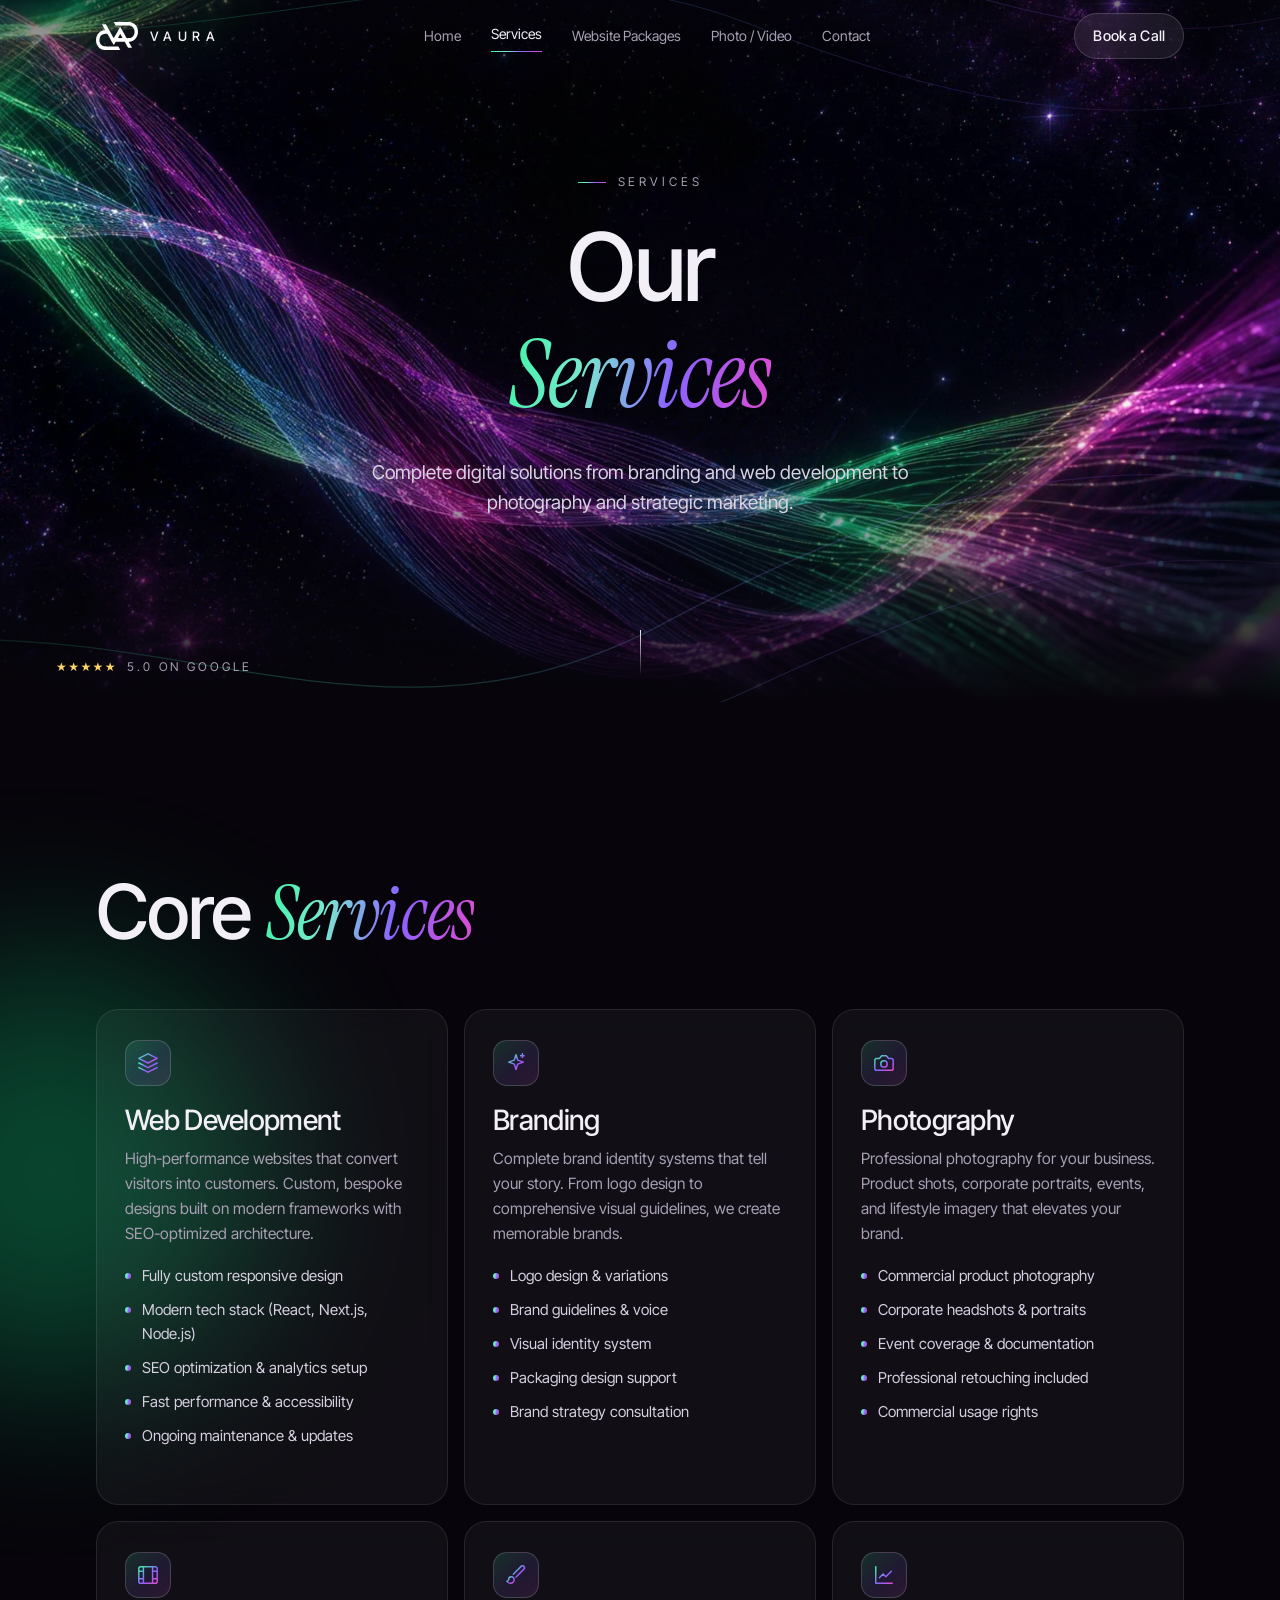
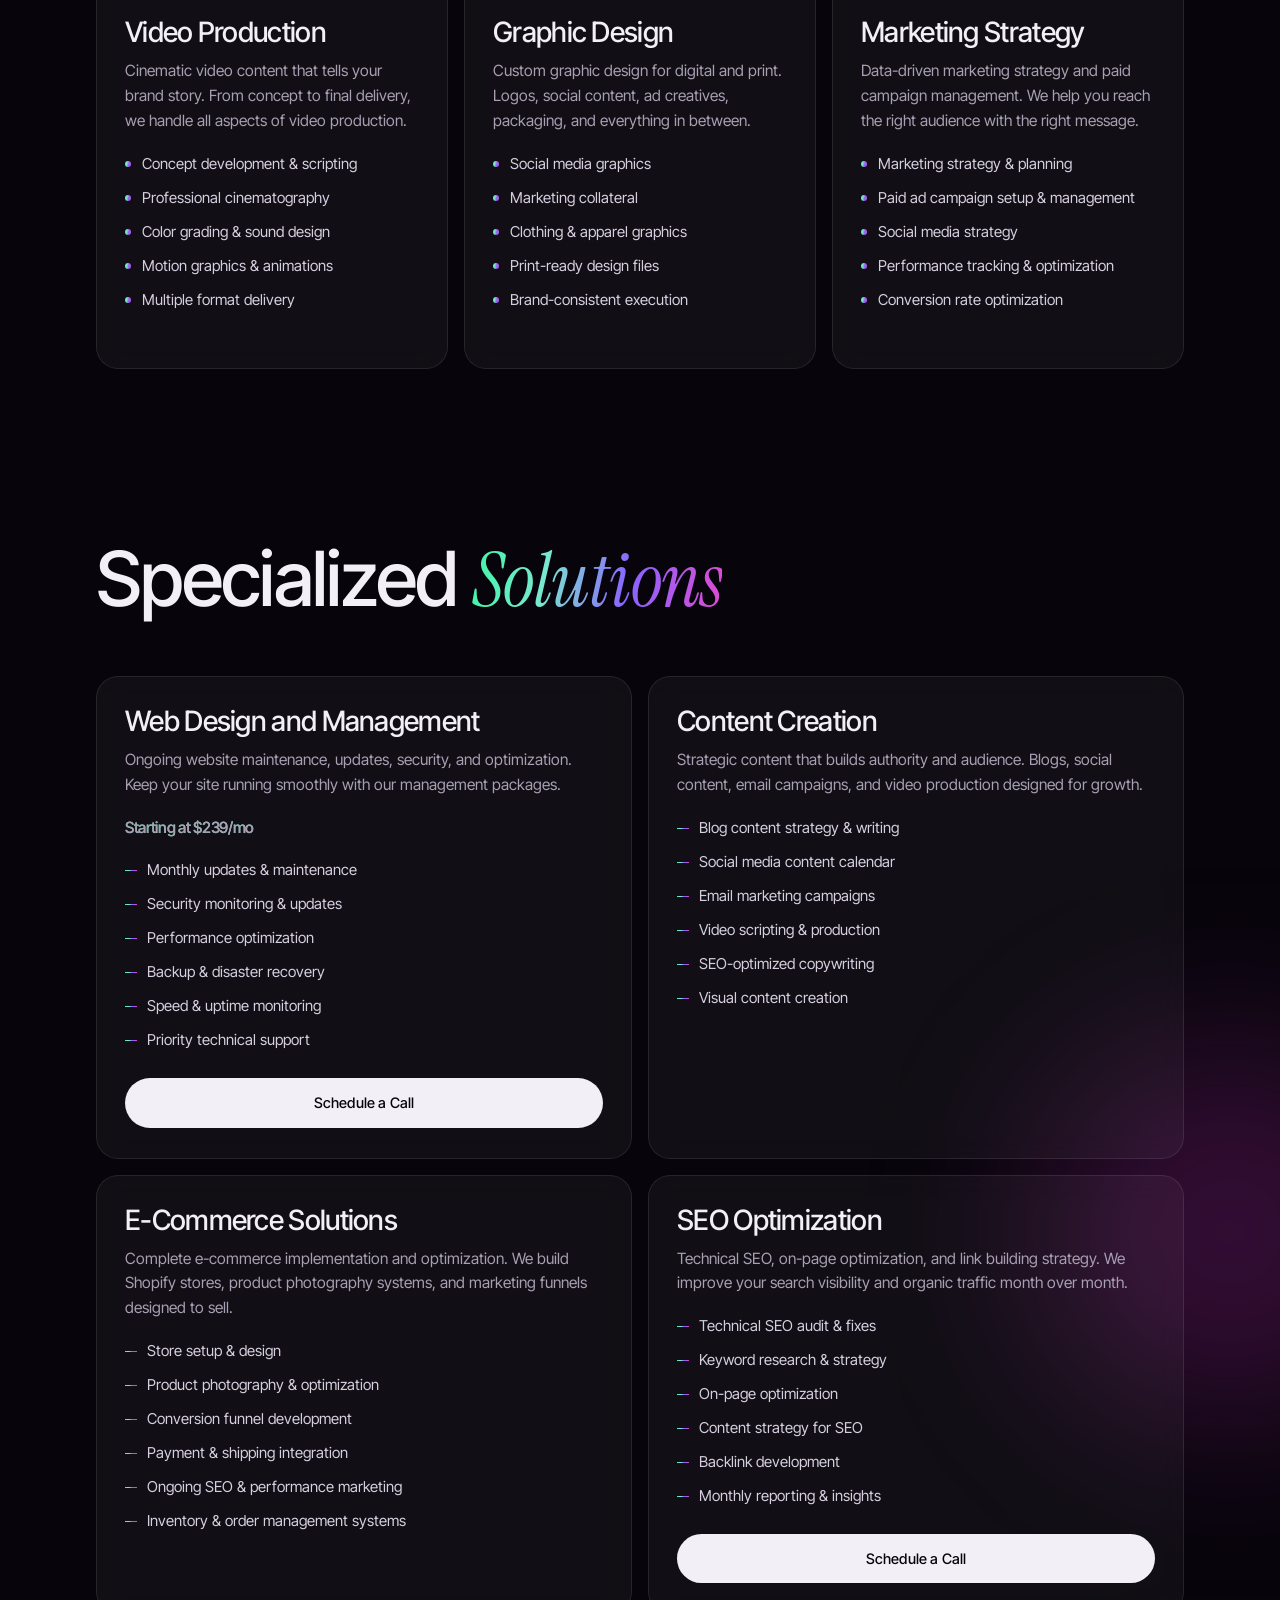
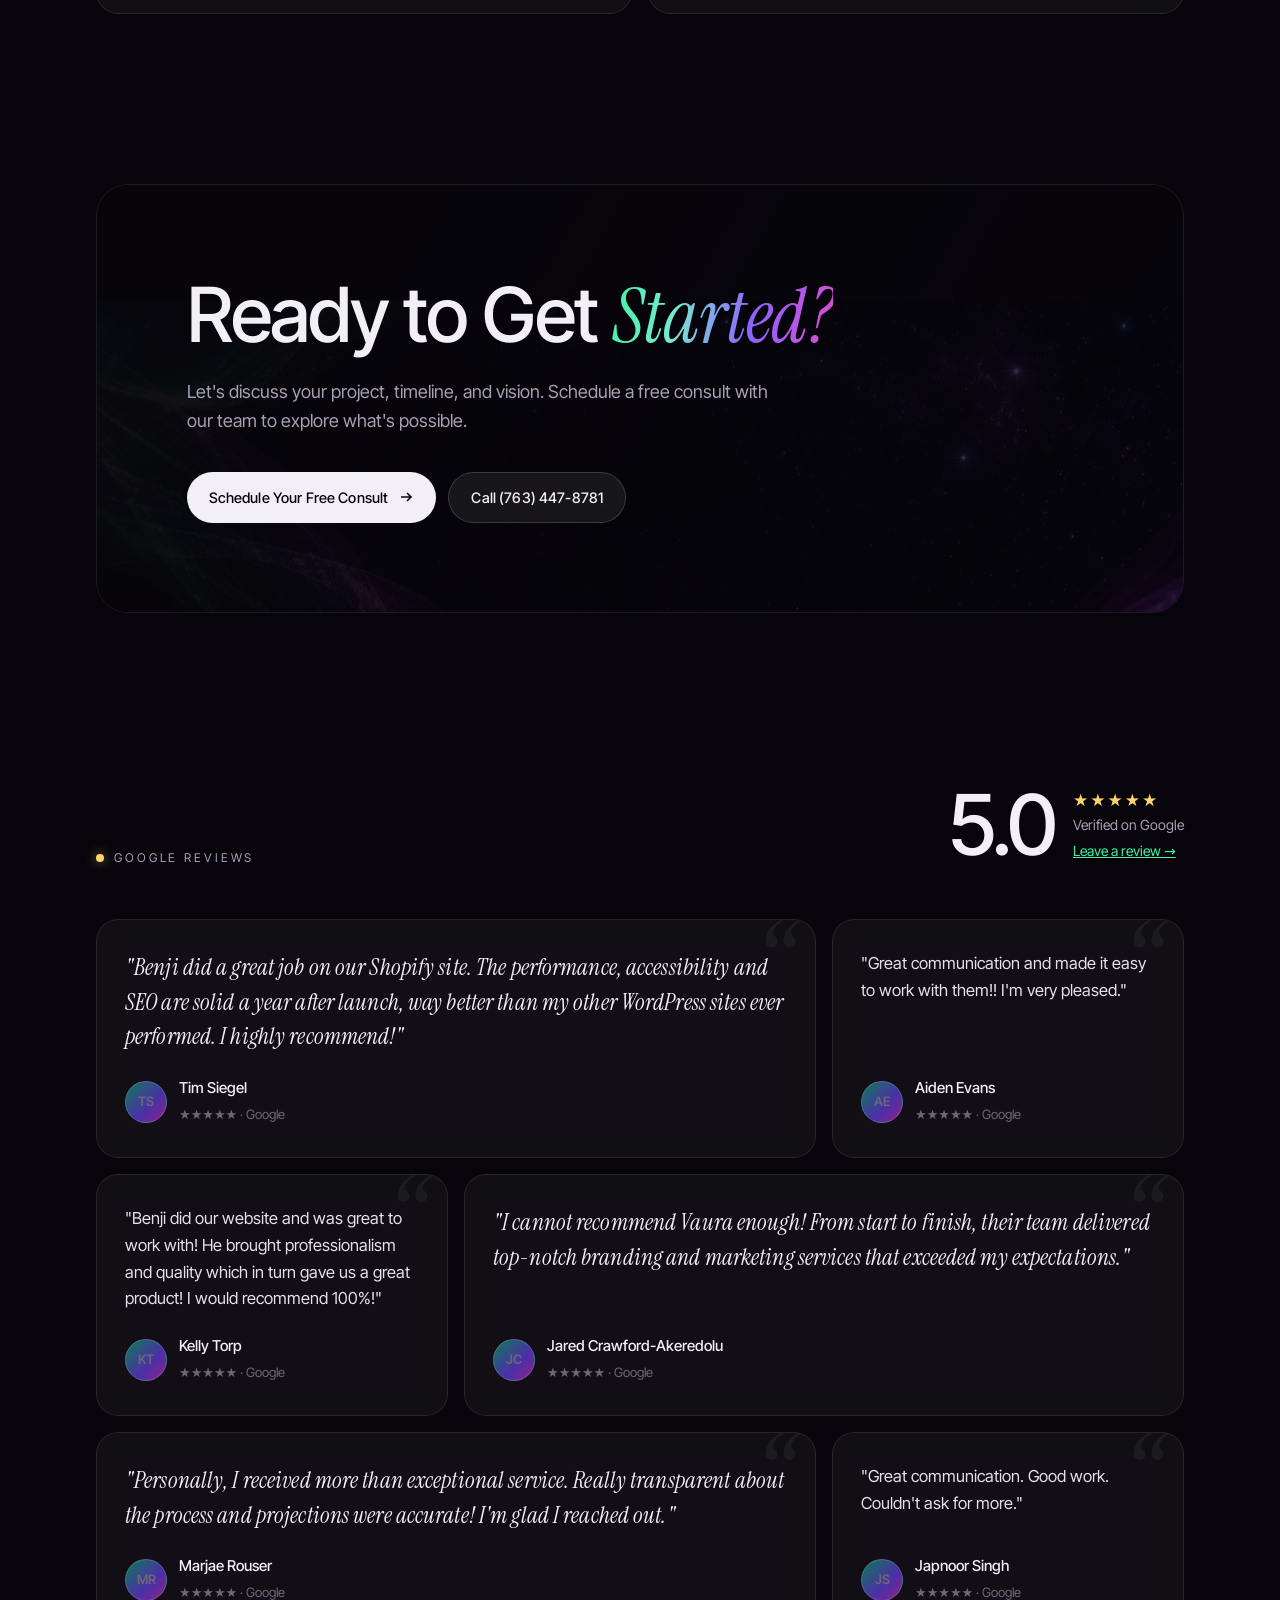
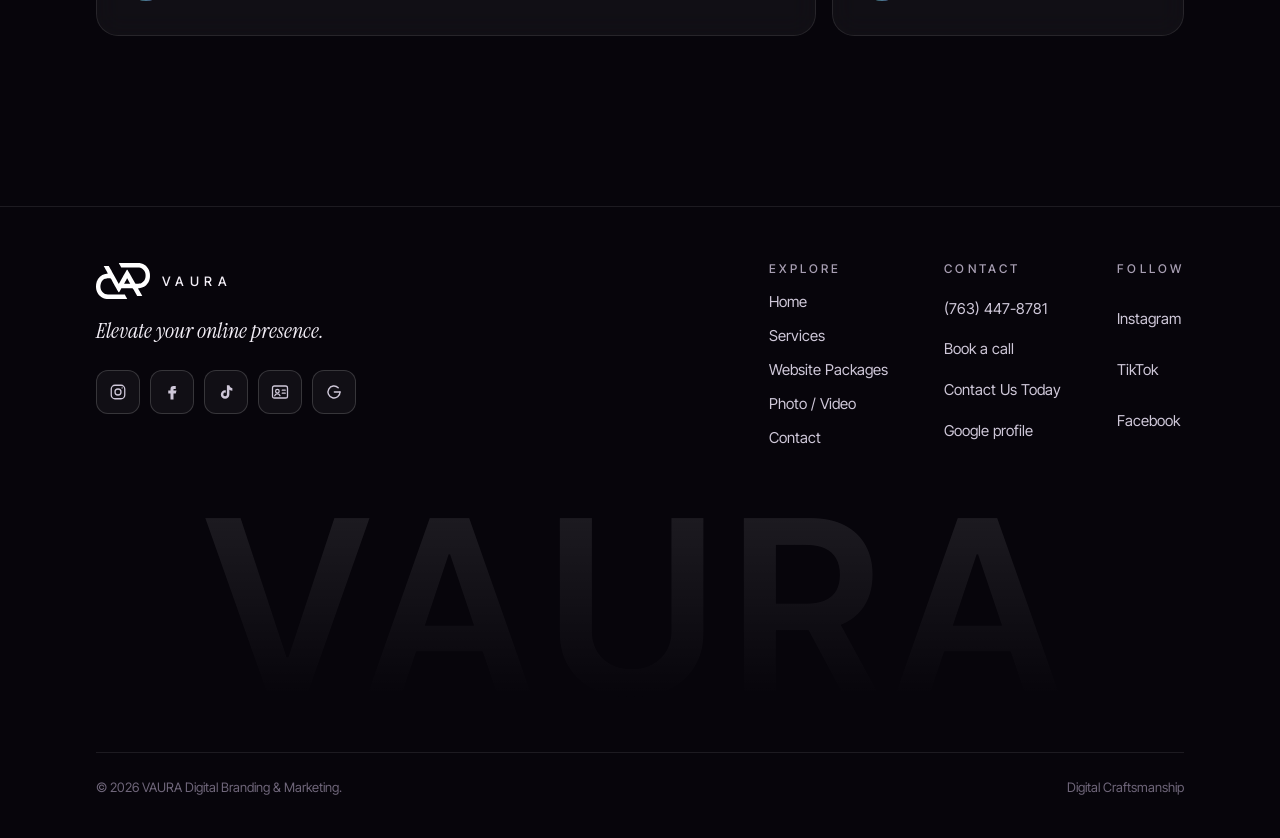
<file: services.html>
<!doctype html>
<html lang="en">
<head>
<meta charset="utf-8">
<meta name="viewport" content="width=device-width, initial-scale=1, viewport-fit=cover">
<title>Services | VAURA Digital Craftsmanship</title>
<meta name="description" content="Explore VAURA's full range of digital services: web development, branding, photography &amp; video, marketing, graphic design, and SEO management.">
<link rel="canonical" href="https://vauraagency.com/services.html">
<meta name="theme-color" content="#07050b">
<meta name="color-scheme" content="dark">
<link rel="icon" href="favicon.svg" type="image/svg+xml">
<link rel="apple-touch-icon" href="assets/apple-touch-icon.png">
<meta property="og:type" content="website">
<meta property="og:site_name" content="VAURA">
<meta property="og:title" content="Services | VAURA Digital Craftsmanship">
<meta property="og:description" content="Web development, branding, photography &amp; video, marketing, graphic design, and SEO management, all under one roof.">
<meta property="og:url" content="https://vauraagency.com/services.html">
<meta property="og:image" content="https://vauraagency.com/assets/og.jpg">
<meta property="og:image:width" content="1200">
<meta property="og:image:height" content="630">
<meta name="twitter:card" content="summary_large_image">
<meta name="twitter:title" content="Services | VAURA Digital Craftsmanship">
<meta name="twitter:description" content="Web development, branding, photography &amp; video, marketing, graphic design, and SEO management, all under one roof.">
<meta name="twitter:image" content="https://vauraagency.com/assets/og.jpg">
<script>document.documentElement.classList.add('js')</script>
<link rel="preload" as="image" href="assets/poster.webp" fetchpriority="high">
<link rel="preload" as="font" type="font/woff2" href="fonts/inter-tight-latin-500-normal.woff2" crossorigin>
<link rel="preload" as="font" type="font/woff2" href="fonts/instrument-serif-latin-400-italic.woff2" crossorigin>
<link rel="stylesheet" href="site.css">
</head>
<body>
<a class="skip" href="#main">Skip to content</a>
<svg width="0" height="0" style="position:absolute" aria-hidden="true" focusable="false"><defs><linearGradient id="wv" x1="0" y1="0" x2="1" y2="1"><stop offset="0" stop-color="#3df5a4"/><stop offset=".55" stop-color="#8a63ff"/><stop offset="1" stop-color="#e04bd0"/></linearGradient></defs></svg>
<header class="nav" id="nav">
  <div class="wrap">
    <a class="brand" href="index.html" aria-label="VAURA home">
      <img src="assets/mark.svg" width="42" height="27" alt="">
      <span>VAURA</span>
    </a>
    <nav aria-label="Primary">
      <ul>
        <li><a href="index.html">Home</a></li><li><a href="services.html" aria-current="page">Services</a></li><li><a href="packages.html">Website Packages</a></li><li><a href="photovideo.html">Photo / Video</a></li><li><a href="contact.html">Contact</a></li>
      </ul>
    </nav>
    <a class="btn btn-glass" href="https://popl.co/card/7kmqlK11/4/preview?showappcta=false" target="_blank" rel="noopener">Book a Call</a>
    <button class="menu-btn" id="menu-toggle" type="button" aria-label="Toggle menu" aria-expanded="false" aria-controls="mobile-menu">
      <svg class="bars" viewBox="0 0 18 18" fill="none" stroke="currentColor" stroke-width="1.6" stroke-linecap="round" aria-hidden="true"><path d="M2 5h14M2 9h14M2 13h14"/></svg>
      <svg class="x" viewBox="0 0 18 18" fill="none" stroke="currentColor" stroke-width="1.6" stroke-linecap="round" aria-hidden="true"><path d="M4 4l10 10M14 4 4 14"/></svg>
    </button>
  </div>
  <div id="mobile-menu">
    <a href="index.html">Home</a><a href="services.html" aria-current="page">Services</a><a href="packages.html">Website Packages</a><a href="photovideo.html">Photo / Video</a><a href="contact.html">Contact</a>
    <a class="btn btn-solid" href="https://popl.co/card/7kmqlK11/4/preview?showappcta=false" target="_blank" rel="noopener">Book a Call</a>
  </div>
</header>
<main id="main">
<section class="hero sub" id="top" aria-label="Introduction">
  <div class="layer layer-back" data-depth="0.38">
    <div class="poster" aria-hidden="true"></div>
    <video id="heroVideo" muted loop playsinline preload="none" poster="assets/poster.webp" data-base="assets/hero" aria-hidden="true" tabindex="-1"></video>
  </div>
  <div class="layer layer-front" data-depth="-0.22" aria-hidden="true">
    <svg viewBox="0 0 1600 900" preserveAspectRatio="xMidYMid slice"><defs><linearGradient id="tg" x1="0" x2="1"><stop offset="0" stop-color="#3df5a4" stop-opacity="0"/><stop offset=".3" stop-color="#3df5a4"/><stop offset=".65" stop-color="#8a63ff"/><stop offset="1" stop-color="#e04bd0" stop-opacity="0"/></linearGradient><filter id="glow" x="-20%" y="-20%" width="140%" height="140%"><feGaussianBlur stdDeviation="3"/></filter></defs><path class="base" stroke="url(#tg)" stroke-width="1.2" d="M-50 760 C 300 620, 520 860, 820 700 S 1300 520, 1660 640"/><path class="pulse" filter="url(#glow)" stroke="url(#tg)" stroke-width="3.6" d="M-50 760 C 300 620, 520 860, 820 700 S 1300 520, 1660 640" style="animation-duration:14s"/><path class="pulse core" stroke="url(#tg)" stroke-width="1.2" d="M-50 760 C 300 620, 520 860, 820 700 S 1300 520, 1660 640" style="animation-duration:14s"/><path class="base" stroke="url(#tg)" stroke-width="0.9" d="M-50 820 C 260 700, 600 900, 900 760 S 1360 600, 1660 720"/><path class="pulse" filter="url(#glow)" stroke="url(#tg)" stroke-width="2.7" d="M-50 820 C 260 700, 600 900, 900 760 S 1360 600, 1660 720" style="animation-duration:19s;animation-direction:reverse"/><path class="pulse core" stroke="url(#tg)" stroke-width="0.9" d="M-50 820 C 260 700, 600 900, 900 760 S 1360 600, 1660 720" style="animation-duration:19s;animation-direction:reverse"/><path class="base" stroke="url(#tg)" stroke-width="0.8" d="M-50 120 C 340 240, 620 40, 900 150 S 1350 260, 1660 120"/><path class="pulse" filter="url(#glow)" stroke="url(#tg)" stroke-width="2.4" d="M-50 120 C 340 240, 620 40, 900 150 S 1350 260, 1660 120" style="animation-duration:23s"/><path class="pulse core" stroke="url(#tg)" stroke-width="0.8" d="M-50 120 C 340 240, 620 40, 900 150 S 1350 260, 1660 120" style="animation-duration:23s"/><path class="base" stroke="url(#tg)" stroke-width="1" d="M-50 60 C 300 180, 700 -20, 1000 90 S 1400 160, 1660 40"/><path class="pulse" filter="url(#glow)" stroke="url(#tg)" stroke-width="3.0" d="M-50 60 C 300 180, 700 -20, 1000 90 S 1400 160, 1660 40" style="animation-duration:17s;animation-direction:reverse"/><path class="pulse core" stroke="url(#tg)" stroke-width="1.0" d="M-50 60 C 300 180, 700 -20, 1000 90 S 1400 160, 1660 40" style="animation-duration:17s;animation-direction:reverse"/></svg>
  </div>
  <div class="layer layer-mid" data-depth="0.16" data-fade>
    <div class="hero-inner">
      <span class="eyebrow">Services</span>
      <h1><span class="line"><span>Our</span></span><span class="line"><span><em class="s grad">Services</em></span></span></h1>
      <p class="lede">Complete digital solutions from branding and web development to photography and strategic marketing.</p>
      
    </div>
  </div>
  <div class="hero-meta">
    <a class="rating-chip" href="#reviews"><span class="stars" aria-hidden="true">★★★★★</span> 5.0 on Google</a>
    <div class="scrollcue" aria-hidden="true"></div>
  </div>
</section>
<section class="sec" id="core">
  <div class="orb g" data-depth="-0.12" style="width:420px;height:420px;left:-160px;top:10%"></div>
  <div class="wrap">
    <div class="head rv"><h2>Core <em class="s grad">Services</em></h2></div>
    <div class="grid g3 snap" data-dots><article class="card rv" id="web-development"><span class="ic" aria-hidden="true"><svg viewBox="0 0 24 24"><path d="m12 2 10 5-10 5L2 7z"/><path d="m2 17 10 5 10-5"/><path d="m2 12 10 5 10-5"/></svg></span><h3>Web Development</h3><p>High-performance websites that convert visitors into customers. Custom, bespoke designs built on modern frameworks with SEO-optimized architecture.</p><ul class="ticks"><li>Fully custom responsive design</li><li>Modern tech stack (React, Next.js, Node.js)</li><li>SEO optimization &amp; analytics setup</li><li>Fast performance &amp; accessibility</li><li>Ongoing maintenance &amp; updates</li></ul></article><article class="card rv" id="branding"><span class="ic" aria-hidden="true"><svg viewBox="0 0 24 24"><path d="M12 3l1.9 5.8L20 11l-6.1 2.2L12 19l-1.9-5.8L4 11l6.1-2.2z"/><path d="M19 2v4M21 4h-4"/></svg></span><h3>Branding</h3><p>Complete brand identity systems that tell your story. From logo design to comprehensive visual guidelines, we create memorable brands.</p><ul class="ticks"><li>Logo design &amp; variations</li><li>Brand guidelines &amp; voice</li><li>Visual identity system</li><li>Packaging design support</li><li>Brand strategy consultation</li></ul></article><article class="card rv" id="graphic-design"><span class="ic" aria-hidden="true"><svg viewBox="0 0 24 24"><path d="M14.5 4h-5L7 7H4a2 2 0 0 0-2 2v9a2 2 0 0 0 2 2h16a2 2 0 0 0 2-2V9a2 2 0 0 0-2-2h-3z"/><circle cx="12" cy="13" r="3.5"/></svg></span><h3>Photography</h3><p>Professional photography for your business. Product shots, corporate portraits, events, and lifestyle imagery that elevates your brand.</p><ul class="ticks"><li>Commercial product photography</li><li>Corporate headshots &amp; portraits</li><li>Event coverage &amp; documentation</li><li>Professional retouching included</li><li>Commercial usage rights</li></ul></article><article class="card rv" id="marketing-strategy"><span class="ic" aria-hidden="true"><svg viewBox="0 0 24 24"><rect x="2" y="3" width="20" height="18" rx="2"/><path d="M7 3v18M17 3v18M2 8h5M2 16h5M17 8h5M17 16h5"/></svg></span><h3>Video Production</h3><p>Cinematic video content that tells your brand story. From concept to final delivery, we handle all aspects of video production.</p><ul class="ticks"><li>Concept development &amp; scripting</li><li>Professional cinematography</li><li>Color grading &amp; sound design</li><li>Motion graphics &amp; animations</li><li>Multiple format delivery</li></ul></article><article class="card rv"><span class="ic" aria-hidden="true"><svg viewBox="0 0 24 24"><path d="m9.1 11.1 8.5-8.5a2.1 2.1 0 0 1 3 3l-8.5 8.5"/><path d="M7 14c-1.7 0-3 1.3-3 3 0 1.3-2 2-2 2 1 1.4 2.3 2 4 2 2.2 0 4-1.8 4-4 0-1.7-1.3-3-3-3z"/></svg></span><h3>Graphic Design</h3><p>Custom graphic design for digital and print. Logos, social content, ad creatives, packaging, and everything in between.</p><ul class="ticks"><li>Social media graphics</li><li>Marketing collateral</li><li>Clothing &amp; apparel graphics</li><li>Print-ready design files</li><li>Brand-consistent execution</li></ul></article><article class="card rv"><span class="ic" aria-hidden="true"><svg viewBox="0 0 24 24"><path d="M3 3v18h18"/><path d="M7 15l4-4 3 3 6-6"/></svg></span><h3>Marketing Strategy</h3><p>Data-driven marketing strategy and paid campaign management. We help you reach the right audience with the right message.</p><ul class="ticks"><li>Marketing strategy &amp; planning</li><li>Paid ad campaign setup &amp; management</li><li>Social media strategy</li><li>Performance tracking &amp; optimization</li><li>Conversion rate optimization</li></ul></article></div>
  </div>
</section>
<section class="sec tight" id="specialized">
  <div class="orb m" data-depth="0.1" style="width:380px;height:380px;right:-140px;top:30%"></div>
  <div class="wrap">
    <div class="head rv"><h2>Specialized <em class="s grad">Solutions</em></h2></div>
    <div class="grid g2 snap" data-dots><article class="card rv"><h3>Web Design and Management</h3><p>Ongoing website maintenance, updates, security, and optimization. Keep your site running smoothly with our management packages.</p><p class="price gtext">Starting at $239/mo</p><ul class="ticks arrows"><li>Monthly updates &amp; maintenance</li><li>Security monitoring &amp; updates</li><li>Performance optimization</li><li>Backup &amp; disaster recovery</li><li>Speed &amp; uptime monitoring</li><li>Priority technical support</li></ul><a class="btn btn-solid" href="https://calendly.com/vaura/general-discovery" target="_blank" rel="noopener">Schedule a Call</a></article><article class="card rv"><h3>Content Creation</h3><p>Strategic content that builds authority and audience. Blogs, social content, email campaigns, and video production designed for growth.</p><ul class="ticks arrows"><li>Blog content strategy &amp; writing</li><li>Social media content calendar</li><li>Email marketing campaigns</li><li>Video scripting &amp; production</li><li>SEO-optimized copywriting</li><li>Visual content creation</li></ul></article><article class="card rv"><h3>E-Commerce Solutions</h3><p>Complete e-commerce implementation and optimization. We build Shopify stores, product photography systems, and marketing funnels designed to sell.</p><ul class="ticks arrows"><li>Store setup &amp; design</li><li>Product photography &amp; optimization</li><li>Conversion funnel development</li><li>Payment &amp; shipping integration</li><li>Ongoing SEO &amp; performance marketing</li><li>Inventory &amp; order management systems</li></ul></article><article class="card rv" id="seo-optimization"><h3>SEO Optimization</h3><p>Technical SEO, on-page optimization, and link building strategy. We improve your search visibility and organic traffic month over month.</p><ul class="ticks arrows"><li>Technical SEO audit &amp; fixes</li><li>Keyword research &amp; strategy</li><li>On-page optimization</li><li>Content strategy for SEO</li><li>Backlink development</li><li>Monthly reporting &amp; insights</li></ul><a class="btn btn-solid" href="https://calendly.com/vaura/general-discovery" target="_blank" rel="noopener">Schedule a Call</a></article></div>
  </div>
</section>
<section class="sec contact" id="contact" style="padding-top:0">
  <div class="wrap">
    <div class="cta-card rv">
      <div class="bg" data-depth="0.18" aria-hidden="true"></div>
      <h2>Ready to Get <em class="s grad">Started?</em></h2>
      <p style="color:var(--muted);max-width:600px;margin:22px 0 0;font-size:18px">Let's discuss your project, timeline, and vision. Schedule a free consult with our team to explore what's possible.</p>
      <div class="cta-row">
        <a class="btn btn-solid" href="https://calendly.com/vaura/general-discovery" target="_blank" rel="noopener">Schedule Your Free Consult <svg viewBox="0 0 16 16" fill="none" stroke="currentColor" stroke-width="1.6" aria-hidden="true"><path d="M3 8h10M9 4l4 4-4 4"/></svg></a>
        <a class="btn btn-glass" href="tel:+17634478781">Call (763) 447-8781</a>
      </div>
    </div>
  </div>
</section>
<section class="sec" id="reviews" style="padding-top:0">
  <div class="wrap">
    <div class="rev-head rv">
      <span class="g-pill"><i aria-hidden="true"></i>Google Reviews</span>
      <div class="score">
        <div class="big">5.0</div>
        <div><span class="stars" aria-hidden="true">★★★★★</span><small>Verified on Google</small>
          <a href="https://g.page/r/CZaO4TNAzK-NEBM/review" target="_blank" rel="noopener" style="font-size:14px;color:var(--green)">Leave a review →</a></div>
      </div>
    </div>
    <div class="reviews snap" data-dots>
      <figure class="review feat rv">
        <blockquote>"Benji did a great job on our Shopify site. The performance, accessibility and SEO are solid a year after launch, way better than my other WordPress sites ever performed. I highly recommend!"</blockquote>
        <figcaption><span class="av" aria-hidden="true">TS</span><div><b>Tim Siegel</b><span>★★★★★ · Google</span></div></figcaption>
      </figure><figure class="review rv">
        <blockquote>"Great communication and made it easy to work with them!! I'm very pleased."</blockquote>
        <figcaption><span class="av" aria-hidden="true">AE</span><div><b>Aiden Evans</b><span>★★★★★ · Google</span></div></figcaption>
      </figure><figure class="review rv">
        <blockquote>"Benji did our website and was great to work with! He brought professionalism and quality which in turn gave us a great product! I would recommend 100%!"</blockquote>
        <figcaption><span class="av" aria-hidden="true">KT</span><div><b>Kelly Torp</b><span>★★★★★ · Google</span></div></figcaption>
      </figure><figure class="review feat rv">
        <blockquote>"I cannot recommend Vaura enough! From start to finish, their team delivered top-notch branding and marketing services that exceeded my expectations."</blockquote>
        <figcaption><span class="av" aria-hidden="true">JC</span><div><b>Jared Crawford-Akeredolu</b><span>★★★★★ · Google</span></div></figcaption>
      </figure><figure class="review feat rv">
        <blockquote>"Personally, I received more than exceptional service. Really transparent about the process and projections were accurate! I'm glad I reached out."</blockquote>
        <figcaption><span class="av" aria-hidden="true">MR</span><div><b>Marjae Rouser</b><span>★★★★★ · Google</span></div></figcaption>
      </figure><figure class="review rv">
        <blockquote>"Great communication. Good work. Couldn't ask for more."</blockquote>
        <figcaption><span class="av" aria-hidden="true">JS</span><div><b>Japnoor Singh</b><span>★★★★★ · Google</span></div></figcaption>
      </figure>
    </div>
  </div>
</section>
</main>
<footer>
  <div class="wrap">
    <div class="foot">
      <div>
        <a class="brand" href="index.html" aria-label="VAURA home"><img src="assets/mark.svg" width="54" height="35" alt=""><span>VAURA</span></a>
        <p class="tagline">Elevate your online presence.</p>
        <div class="socials"><a href="https://www.instagram.com/vaura.agency" target="_blank" rel="noopener" aria-label="Instagram"><svg viewBox="0 0 24 24" fill="none" stroke="currentColor" stroke-width="1.7"><rect x="3" y="3" width="18" height="18" rx="5"/><circle cx="12" cy="12" r="4"/><circle cx="17.5" cy="6.5" r=".9" fill="currentColor" stroke="none"/></svg></a><a href="https://www.facebook.com/vaura.agency" target="_blank" rel="noopener" aria-label="Facebook"><svg viewBox="0 0 24 24" fill="currentColor"><path d="M14 8h3V4h-3c-2.8 0-4 1.7-4 4v2H7v4h3v8h4v-8h3l1-4h-4V8.6c0-.4.2-.6.6-.6z"/></svg></a><a href="https://www.tiktok.com/@vaura.agency" target="_blank" rel="noopener" aria-label="TikTok"><svg viewBox="0 0 24 24" fill="currentColor"><path d="M16.5 3c.4 2.2 1.8 3.6 4 3.9v3.3a7.6 7.6 0 0 1-4-1.2v6.3a5.7 5.7 0 1 1-5.7-5.7l.9.1v3.4a2.4 2.4 0 1 0 1.5 2.2V3z"/></svg></a><a href="https://popl.co/card/7kmqlK11/4/preview?showappcta=false" target="_blank" rel="noopener" aria-label="Digital Business Card"><svg viewBox="0 0 24 24" fill="none" stroke="currentColor" stroke-width="1.7" stroke-linecap="round"><rect x="2" y="4" width="20" height="16" rx="2.5"/><circle cx="8.5" cy="11" r="2.4"/><path d="M5 17c.6-1.7 2-2.5 3.5-2.5S11.4 15.3 12 17"/><path d="M15 9.5h4M15 13.5h4"/></svg></a><a href="https://share.google/mV0X8NOunWxULwUeG" target="_blank" rel="noopener" aria-label="Google Reviews"><svg viewBox="0 0 24 24" fill="none" stroke="currentColor" stroke-width="1.9" stroke-linecap="round"><path d="M20 12a8 8 0 1 1-2.4-5.7"/><path d="M20 12h-7.5"/></svg></a></div>
      </div>
      <nav aria-label="Footer">
        <div><h3>Explore</h3><a href="index.html">Home</a><a href="services.html">Services</a><a href="packages.html">Website Packages</a><a href="photovideo.html">Photo / Video</a><a href="contact.html">Contact</a></div>
        <div><h3>Contact</h3><a href="tel:+17634478781">(763) 447-8781</a><a href="https://calendly.com/vaura/general-discovery" target="_blank" rel="noopener">Book a call</a><a href="https://popl.co/card/7kmqlK11/4/preview?showappcta=false" target="_blank" rel="noopener">Contact Us Today</a><a href="https://g.page/r/CZaO4TNAzK-NEBM" target="_blank" rel="noopener">Google profile</a></div>
        <div><h3>Follow</h3><a href="https://www.instagram.com/vaura.agency" target="_blank" rel="noopener">Instagram</a><a href="https://www.tiktok.com/@vaura.agency" target="_blank" rel="noopener">TikTok</a><a href="https://www.facebook.com/vaura.agency" target="_blank" rel="noopener">Facebook</a></div>
      </nav>
    </div>
    <div class="wordmark" aria-hidden="true">VAURA</div>
    <div class="legal"><span>&copy; 2026 VAURA Digital Branding &amp; Marketing.</span><span>Digital Craftsmanship</span></div>
  </div>
</footer>

<a class="floating-logo" href="https://popl.co/card/7kmqlK11/4/preview?showappcta=false" target="_blank" rel="noopener" aria-label="VAURA digital business card"><img src="assets/mark.svg" width="30" height="20" alt=""></a>

<div class="callbar" id="callbar">
  <a class="btn btn-glass cb-logo" href="https://popl.co/card/7kmqlK11/4/preview?showappcta=false" target="_blank" rel="noopener" aria-label="VAURA digital business card"><img src="assets/mark.svg" width="24" height="16" alt=""></a>
  <a class="btn btn-glass" href="tel:+17634478781">Call</a>
  <a class="btn btn-solid" href="https://calendly.com/vaura/general-discovery" target="_blank" rel="noopener">Book a call</a>
</div>
<script src="site.js"></script>
</body>
</html>
</file>
<file: site.css>
/* VAURA site styles: shared by every page. Edit tokens in :root to restyle the whole site. */
@font-face{font-family:"Inter Tight";font-style:normal;font-weight:300;font-display:swap;src:url(fonts/inter-tight-latin-300-normal.woff2) format("woff2")}
@font-face{font-family:"Inter Tight";font-style:normal;font-weight:400;font-display:swap;src:url(fonts/inter-tight-latin-400-normal.woff2) format("woff2")}
@font-face{font-family:"Inter Tight";font-style:normal;font-weight:500;font-display:swap;src:url(fonts/inter-tight-latin-500-normal.woff2) format("woff2")}
@font-face{font-family:"Inter Tight";font-style:normal;font-weight:600;font-display:swap;src:url(fonts/inter-tight-latin-600-normal.woff2) format("woff2")}
@font-face{font-family:"Instrument Serif";font-style:italic;font-weight:400;font-display:swap;src:url(fonts/instrument-serif-latin-400-italic.woff2) format("woff2")}
:root{
  --ink:#07050b;
  --ink-2:#0d0912;
  --plum:#1b0c22;
  --line:rgba(255,255,255,.09);
  --line-2:rgba(255,255,255,.16);
  --glass:rgba(255,255,255,.045);
  --glass-2:rgba(255,255,255,.075);
  --text:#f3eff7;
  --muted:#a89fb3;
  --dim:#6f667a;
  --green:#3df5a4;
  --green-deep:#0fbf74;
  --magenta:#e04bd0;
  --violet:#8a63ff;
  --weave:linear-gradient(100deg,var(--green) 0%,#7ae8d0 30%,var(--violet) 62%,var(--magenta) 100%);
  --sans:"Inter Tight",system-ui,-apple-system,"Segoe UI",sans-serif;
  --serif:"Instrument Serif",Georgia,serif;
  --r:22px;
  --pad:clamp(16px,4.5vw,56px);
  --max:1200px;
  --ease:cubic-bezier(.2,.7,.1,1);
}
*,*::before,*::after{box-sizing:border-box}
html{-webkit-text-size-adjust:100%;scroll-behavior:smooth;overflow-x:clip}
body{margin:0;background:var(--ink);color:var(--text);font-family:var(--sans);font-size:17px;line-height:1.6;overflow-x:hidden;-webkit-font-smoothing:antialiased}
img,svg,video{display:block;max-width:100%}
a{color:inherit}
:focus-visible{outline:2px solid var(--green);outline-offset:3px;border-radius:6px}
.skip{position:absolute;left:-999px;top:8px;background:var(--text);color:var(--ink);padding:10px 14px;border-radius:10px;z-index:100}
.skip:focus{left:8px}
.wrap{max-width:var(--max);margin:0 auto;padding:0 var(--pad)}
.eyebrow{font-size:12px;letter-spacing:.32em;text-transform:uppercase;color:var(--muted);display:inline-flex;align-items:center;gap:12px}
.eyebrow::before{content:"";width:28px;height:1px;background:var(--weave)}
h1,h2,h3{font-weight:500;letter-spacing:-.025em;line-height:1.04;margin:0}
h2{font-size:clamp(38px,6vw,76px)}
em.s{font-family:var(--serif);font-style:italic;font-weight:400;letter-spacing:-.01em}
.grad{background:var(--weave);-webkit-background-clip:text;background-clip:text;color:transparent}

/* ---------- nav ---------- */
.nav{position:fixed;inset:0 0 auto;z-index:50;transition:background .4s,backdrop-filter .4s,border-color .4s;border-bottom:1px solid transparent}
.nav.solid{background:rgba(7,5,11,.62);backdrop-filter:blur(18px) saturate(140%);-webkit-backdrop-filter:blur(18px) saturate(140%);border-color:var(--line)}
.nav .wrap{display:flex;align-items:center;justify-content:space-between;height:72px}
.brand{display:flex;align-items:center;gap:12px;text-decoration:none}
.brand img{width:42px;height:auto}
.brand span{font-size:13px;letter-spacing:.42em;font-weight:500}
.nav ul{display:flex;gap:30px;list-style:none;margin:0;padding:0}
.nav ul a{text-decoration:none;font-size:14px;color:var(--muted);transition:color .2s}
.nav ul a:hover{color:var(--text)}
.btn{display:inline-flex;align-items:center;gap:10px;padding:13px 22px;border-radius:999px;text-decoration:none;font-size:14.5px;font-weight:500;letter-spacing:.01em;transition:transform .3s var(--ease),box-shadow .3s,background .3s;white-space:nowrap;min-height:44px}
.btn-solid{background:var(--text);color:var(--ink)}
.btn-solid:hover{transform:translateY(-2px);box-shadow:0 10px 40px -10px rgba(61,245,164,.6)}
.btn-glass{background:var(--glass-2);border:1px solid var(--line-2);backdrop-filter:blur(12px);-webkit-backdrop-filter:blur(12px)}
.btn-glass:hover{background:rgba(255,255,255,.12);transform:translateY(-2px)}
.btn svg{width:16px;height:16px}
.nav .btn{padding:10px 18px}
@media (max-width:860px){.nav ul{display:none}}

/* ---------- hero ---------- */
.hero{position:relative;height:100svh;min-height:620px;overflow:hidden;isolation:isolate}
.layer{position:absolute;inset:0;will-change:transform}
.layer-back{inset:-12% 0 -12% 0}
.layer-back video,.layer-back .poster{transition:opacity 1.2s;position:absolute;inset:0;width:100%;height:100%;object-fit:cover}
.layer-back .poster{transition:opacity 1.2s;background:#07050b url(assets/poster.webp) center/cover no-repeat}
.hero::after{content:"";position:absolute;inset:0;z-index:2;pointer-events:none;
  background:
   radial-gradient(ellipse 60% 55% at 50% 46%,rgba(7,5,11,.55),transparent 70%),
   linear-gradient(180deg,rgba(7,5,11,.55) 0%,transparent 22%,transparent 62%,var(--ink) 100%)}
.layer-front{z-index:3;pointer-events:none;inset:-20% -5%}
.layer-front svg{width:100%;height:100%;mix-blend-mode:screen}
.layer-front path{fill:none;stroke-linecap:round}
.layer-front .base{opacity:.22}
.layer-front .pulse{stroke-dasharray:90 1910;animation:flow 14s linear infinite;opacity:.95}
.layer-front .pulse:not(.core){opacity:.7}
@keyframes flow{from{stroke-dashoffset:2000}to{stroke-dashoffset:0}}
/* Phones: the beams re-rasterized an SVG blur filter plus a screen blend over the playing video every frame,
   which is what made them stutter. Same look, cheaper: soft wide stroke instead of the blur, normal blend,
   own compositor layer, and paused whenever the hero is off screen. */
@media (max-width:860px){
  .layer-front svg{mix-blend-mode:normal;transform:translateZ(0);backface-visibility:hidden}
  .layer-front .pulse{filter:none!important}
  .layer-front .pulse:not(.core){stroke-width:6;opacity:.26}
  .layer-front .pulse.core{opacity:1}
}
.hero.offscreen .layer-front .pulse{animation-play-state:paused}
.layer-mid{z-index:4;display:grid;place-items:center;text-align:center;padding:96px var(--pad) 80px}
.hero-inner{max-width:900px}
.mark{width:clamp(150px,22vw,250px);margin:0 auto 34px;filter:drop-shadow(0 0 40px rgba(122,232,208,.25)) drop-shadow(0 0 2px rgba(255,255,255,.6))}
.mark path{fill:#fff}
.hero h1{font-size:clamp(46px,8.4vw,112px);font-weight:500}
.hero h1 .line{display:block;overflow:hidden;padding-bottom:.08em}
.hero h1 .line>span{display:inline-block;transform:translateY(105%);animation:rise 1.2s var(--ease) forwards}
.hero h1 .line:nth-child(2)>span{animation-delay:.14s}
@keyframes rise{to{transform:none}}
.hero p.lede{margin:26px auto 36px;max-width:560px;color:#d9d2e2;font-size:clamp(16px,1.6vw,19px);opacity:0;animation:fade 1s .6s var(--ease) forwards}
.hero .ctas{display:flex;gap:12px;justify-content:center;flex-wrap:wrap;opacity:0;animation:fade 1s .8s var(--ease) forwards}
.mark{opacity:0;animation:fade 1.4s .1s var(--ease) forwards}
@keyframes fade{from{opacity:0;transform:translateY(14px)}to{opacity:1;transform:none}}
.hero-meta{position:absolute;z-index:5;left:0;right:0;bottom:26px;display:flex;justify-content:space-between;align-items:center;padding:0 var(--pad);font-size:12px;letter-spacing:.24em;text-transform:uppercase;color:var(--muted)}
.rating-chip{display:inline-flex;gap:10px;align-items:center;text-decoration:none}
.stars{color:#ffd56b;letter-spacing:.12em}
.vtoggle{background:var(--glass);border:1px solid var(--line-2);color:var(--text);border-radius:999px;width:44px;height:44px;display:grid;place-items:center;cursor:pointer;backdrop-filter:blur(10px);-webkit-backdrop-filter:blur(10px)}
.vtoggle svg{width:10px;height:10px}
.vtoggle{width:34px;height:34px;opacity:.38;background:transparent;border-color:var(--line);transition:opacity .3s,background .3s}
.vtoggle:hover,.vtoggle:focus-visible{opacity:1;background:var(--glass)}
.vtoggle::after{content:"";position:absolute;width:44px;height:44px}
.vtoggle{position:relative}
.hero-meta .scrollcue{position:absolute;left:50%;bottom:0}
.scrollcue{width:1px;height:46px;background:linear-gradient(var(--text),transparent);animation:cue 2.4s ease-in-out infinite;transform-origin:top}
@keyframes cue{0%{transform:scaleY(0)}50%{transform:scaleY(1)}100%{transform:scaleY(1);opacity:0}}
@media (max-width:640px){.hero-meta .scrollcue{display:none}}

/* ---------- marquee ---------- */
.partners{border-block:1px solid var(--line);padding:26px 0 24px;overflow:hidden;position:relative}
.partners::before,.partners::after{content:"";position:absolute;top:0;bottom:0;width:120px;z-index:2}
.partners::before{left:0;background:linear-gradient(90deg,var(--ink),transparent)}
.partners::after{right:0;background:linear-gradient(-90deg,var(--ink),transparent)}
.track{display:flex;width:max-content;animation:marq 42s linear infinite}
.track img{height:46px;width:auto;margin:0 34px;opacity:.78;transition:opacity .3s;flex:none}
.track img:hover{opacity:1}
.track .dup{display:flex;align-items:center}
.track{align-items:center}
@media (max-width:640px){.track img{height:34px;margin:0 22px}}
@keyframes marq{to{transform:translateX(-50%)}}
.partners .label{display:block;text-align:center;margin-bottom:14px;font-size:11px;letter-spacing:.3em;text-transform:uppercase;color:var(--muted);z-index:3}

/* ---------- sections ---------- */
section{position:relative;overflow-x:clip}
.sec{padding:clamp(96px,14vw,170px) 0}
.orb{position:absolute;border-radius:50%;filter:blur(90px);opacity:.35;pointer-events:none;z-index:-1;will-change:transform}
.orb.g{background:var(--green-deep)}
.orb.m{background:#8b1f86}
.orb.v{background:#3d2a9e}

.about-grid{display:grid;grid-template-columns:1.25fr 1fr;gap:clamp(40px,7vw,110px);align-items:end}
.about h2{margin-top:22px}
.about p{color:var(--muted);font-size:clamp(17px,1.5vw,19px);margin:0 0 22px}
.about p strong{color:var(--text);font-weight:500}
.pillars{display:grid;grid-template-columns:repeat(3,1fr);gap:1px;background:var(--line);border:1px solid var(--line);border-radius:var(--r);overflow:hidden;margin-top:clamp(56px,8vw,96px)}
.pillar{background:var(--ink);padding:30px 28px}
.pillar b{display:block;font-family:var(--serif);font-style:italic;font-weight:400;font-size:34px;line-height:1;margin-bottom:12px}
.pillar span{color:var(--muted);font-size:15px}
@media (max-width:860px){.about-grid{grid-template-columns:1fr}.pillars{grid-template-columns:1fr}}

/* services */
.svc-head{display:flex;justify-content:space-between;align-items:end;gap:30px;flex-wrap:wrap;margin-bottom:56px}
.svc-head p{max-width:420px;color:var(--muted);margin:0}
.svc-list{list-style:none;margin:0;padding:0;border-top:1px solid var(--line)}
.svc{display:grid;grid-template-columns:80px 1.1fr 1.4fr 40px;gap:24px;align-items:center;padding:30px 4px;border-bottom:1px solid var(--line);position:relative;transition:padding .45s var(--ease)}
.svc::before{content:"";position:absolute;inset:0;background:linear-gradient(90deg,rgba(61,245,164,.08),rgba(138,99,255,.06),rgba(224,75,208,.08));opacity:0;transition:opacity .45s}
.svc:hover::before{opacity:1}
.svc:hover{padding-left:18px}
.svc .n{font-size:13px;color:var(--dim);letter-spacing:.2em}
.svc h3{font-size:clamp(24px,3vw,38px)}
.svc p{margin:0;color:var(--muted);font-size:16px}
.svc .ar{width:40px;height:40px;border-radius:50%;border:1px solid var(--line-2);display:grid;place-items:center;transition:background .3s,transform .45s var(--ease)}
.svc:hover .ar{background:var(--text);color:var(--ink);transform:rotate(-45deg)}
.svc .ar svg{width:15px;height:15px}
@media (max-width:760px){.svc{grid-template-columns:44px 1fr;gap:6px 14px}.svc p{grid-column:2}.svc .ar{display:none}}

/* packages */
.pkgs{display:grid;grid-template-columns:repeat(4,1fr);gap:16px;margin-top:56px}
.pkg{position:relative;border-radius:var(--r);padding:30px 26px 28px;background:var(--glass);border:1px solid var(--line);backdrop-filter:blur(14px);-webkit-backdrop-filter:blur(14px);display:flex;flex-direction:column;transition:transform .5s var(--ease),border-color .4s}
.pkg:hover{transform:translateY(-6px);border-color:var(--line-2)}
.pkg.pop{border-color:transparent;background:linear-gradient(var(--ink-2),var(--ink-2)) padding-box,var(--weave) border-box;border:1px solid transparent}
.pkg .tier{font-size:12px;letter-spacing:.26em;text-transform:uppercase;color:var(--muted)}
.pkg h3{font-size:30px;margin:14px 0 4px}
.pkg .terms{font-size:14px;color:var(--dim);margin-bottom:22px}
.pkg ul{list-style:none;margin:0 0 28px;padding:0;display:grid;gap:10px;font-size:15px;color:#d6cfe0}
.pkg li{display:flex;gap:10px}
.pkg li::before{content:"";flex:none;width:6px;height:6px;margin-top:9px;border-radius:50%;background:var(--weave)}
.pkg .btn{margin-top:auto;justify-content:center}
.badge{position:absolute;top:-11px;right:22px;background:var(--weave);color:var(--ink);font-size:11px;font-weight:600;letter-spacing:.18em;padding:5px 11px;border-radius:999px}
@media (max-width:1000px){.pkgs{grid-template-columns:repeat(2,1fr)}}
@media (max-width:560px){.pkgs{grid-template-columns:1fr}}

.photo{display:grid;grid-template-columns:1fr 1.1fr;gap:clamp(30px,6vw,90px);align-items:start;margin-top:clamp(80px,10vw,130px);padding-top:clamp(60px,8vw,90px);border-top:1px solid var(--line)}
.photo h3{font-size:clamp(32px,4.4vw,54px)}
.photo p{color:var(--muted)}
.rate{list-style:none;margin:0;padding:0}
.rate li{display:flex;justify-content:space-between;align-items:baseline;gap:20px;padding:20px 0;border-bottom:1px solid var(--line);font-size:18px}
.rate li span:last-child{color:var(--muted);font-size:15px;white-space:nowrap}
.rate li b{font-weight:500;color:var(--text)}
@media (max-width:860px){.photo{grid-template-columns:1fr}}

/* reviews */
.rev-head{display:flex;justify-content:space-between;align-items:end;gap:30px;flex-wrap:wrap;margin-bottom:52px}
.score{display:flex;align-items:center;gap:18px}
.score .big{font-size:clamp(56px,7vw,84px);font-weight:500;letter-spacing:-.04em;line-height:1}
.score small{display:block;color:var(--muted);font-size:14px}
.reviews{display:grid;grid-template-columns:repeat(3,1fr);gap:16px}
.review{margin:0;border-radius:var(--r);padding:30px 28px;background:var(--glass);border:1px solid var(--line);backdrop-filter:blur(14px);-webkit-backdrop-filter:blur(14px);display:flex;flex-direction:column;gap:22px;position:relative;overflow:hidden;transition:transform .5s var(--ease),border-color .4s}
.review:hover{transform:translateY(-5px);border-color:var(--line-2)}
.review::before{content:"\201C";position:absolute;right:20px;top:-6px;font-family:var(--serif);font-size:120px;line-height:1;color:rgba(255,255,255,.05)}
.review blockquote{margin:0;font-size:16.5px;line-height:1.62;color:#e6e0ee}
.review.feat blockquote{font-size:clamp(19px,1.8vw,23px);line-height:1.5;font-family:var(--serif);letter-spacing:.005em;color:var(--text)}
.review figcaption{margin-top:auto;display:flex;align-items:center;gap:12px}
.av{width:42px;height:42px;border-radius:50%;display:grid;place-items:center;font-size:13px;font-weight:600;color:#fff;background:linear-gradient(135deg,#0d7a55,#4b2fa8 60%,#8c2585);border:1px solid var(--line-2)}
.review figcaption b{display:block;font-weight:500;font-size:15px}
.review figcaption span{font-size:13px;color:var(--dim)}
.review.feat{grid-column:span 2}
@media (max-width:980px){.reviews{grid-template-columns:repeat(2,1fr)}.review.feat{grid-column:span 2}}
@media (max-width:620px){.reviews{grid-template-columns:1fr}.review.feat{grid-column:auto}}

/* contact */
.contact{overflow:hidden}
.cta-card{position:relative;border-radius:calc(var(--r) + 10px);padding:clamp(40px,7vw,90px);overflow:hidden;border:1px solid var(--line);isolation:isolate}
.cta-card .bg{position:absolute;inset:-30% -5%;z-index:-1;background:url(assets/poster.webp) center/cover;opacity:.55;will-change:transform}
.cta-card::after{content:"";position:absolute;inset:0;z-index:-1;background:linear-gradient(120deg,rgba(7,5,11,.92) 25%,rgba(7,5,11,.55))}
.cta-card h2{max-width:780px}
.cta-row{display:flex;gap:12px;flex-wrap:wrap;margin-top:36px}
.info{display:grid;grid-template-columns:repeat(4,1fr);gap:1px;margin-top:clamp(56px,7vw,80px);background:var(--line);border:1px solid var(--line);border-radius:var(--r);overflow:hidden}
.info>div{background:var(--ink);padding:26px 24px}
.info h3{font-size:12px;letter-spacing:.26em;text-transform:uppercase;color:var(--muted);font-weight:500;margin-bottom:12px}
.info a,.info p{font-size:18px;margin:0;text-decoration:none;display:block}
.info a:hover{color:var(--green)}
.info .sub{font-size:14px;color:var(--dim);margin-top:6px}
.open{display:inline-flex;align-items:center;gap:8px}
.open i{width:8px;height:8px;border-radius:50%;background:var(--green);box-shadow:0 0 12px var(--green)}
@media (max-width:900px){.info{grid-template-columns:1fr 1fr}}
@media (max-width:520px){.info{grid-template-columns:1fr}}

/* footer */
footer{border-top:1px solid var(--line);padding:56px 0 calc(40px + env(safe-area-inset-bottom))}
.foot{display:flex;justify-content:space-between;gap:40px;flex-wrap:wrap;align-items:flex-start}
.foot .brand img{width:54px}
.foot p{color:var(--dim);font-size:14px;margin:14px 0 0;max-width:300px}
.foot nav{display:flex;gap:56px;flex-wrap:wrap}
.foot nav div{display:grid;gap:10px;font-size:15px}
.foot nav h3{font-size:12px;letter-spacing:.26em;text-transform:uppercase;color:var(--muted);font-weight:500;margin-bottom:4px}
.foot nav a{text-decoration:none;color:#cfc8d9}
.foot nav a:hover{color:var(--text)}
.legal{margin-top:48px;padding-top:24px;border-top:1px solid var(--line);display:flex;justify-content:space-between;gap:20px;flex-wrap:wrap;font-size:13px;color:var(--dim)}
.wordmark{font-size:clamp(70px,19vw,260px);font-weight:600;letter-spacing:.06em;line-height:.8;text-align:center;margin-top:60px;background:linear-gradient(180deg,rgba(255,255,255,.09),rgba(255,255,255,0));-webkit-background-clip:text;background-clip:text;color:transparent;user-select:none}

/* mobile carousels */
.dots{display:none}
@media (max-width:760px){
  .snap{display:flex!important;gap:14px;overflow-x:auto;scroll-snap-type:x mandatory;-webkit-overflow-scrolling:touch;scrollbar-width:none;margin-inline:calc(var(--pad) * -1);padding:14px var(--pad) 8px;scroll-padding-inline:var(--pad)}
  .snap::-webkit-scrollbar{display:none}
  .snap>*{flex:0 0 84%;scroll-snap-align:start;grid-column:auto!important}
  .js .snap>.rv{opacity:1;transform:none}
  .pkg:hover,.review:hover{transform:none}
  .dots{display:flex;justify-content:center;gap:8px;margin-top:18px}
  .dots button{width:8px;height:8px;border-radius:999px;border:0;padding:0;background:var(--line-2);transition:width .3s var(--ease),background .3s;cursor:pointer}
  .dots button[aria-current="true"]{width:26px;background:var(--weave)}
  .dots button::after{content:"";display:block;width:44px;height:44px;margin:-18px 0 0 -18px}
}

/* reveal */
.js .rv{opacity:0;transform:translateY(28px);transition:opacity 1s var(--ease),transform 1s var(--ease)}
.js .rv.in{opacity:1;transform:none}

/* mobile call bar */
.callbar{display:none}
@media (max-width:640px){
  .callbar{display:flex;position:fixed;left:12px;right:12px;bottom:calc(12px + env(safe-area-inset-bottom));z-index:60;gap:8px;padding:8px;border-radius:999px;background:rgba(13,9,18,.78);border:1px solid var(--line-2);backdrop-filter:blur(16px);-webkit-backdrop-filter:blur(16px);transform:translateY(140%);transition:transform .5s var(--ease)}
  .callbar.show{transform:none}
  .callbar a{flex:1;justify-content:center;padding:12px 10px;font-size:14px}
  .nav .wrap>.btn{display:none}
  footer{padding-bottom:110px}
}

@media (prefers-reduced-motion:reduce){
  *,*::before,*::after{animation-duration:.001ms!important;animation-iteration-count:1!important;transition-duration:.001ms!important;scroll-behavior:auto!important}
  .hero h1 .line>span{transform:none}
  .mark,.hero p.lede,.hero .ctas{opacity:1}
  .js .rv{opacity:1;transform:none}
  .track{animation:none;flex-wrap:wrap;justify-content:center;width:auto}
  .layer,.orb,.cta-card .bg{transform:none!important}
}

/* =====================================================================
   Shared site chrome + subpage components
   ===================================================================== */

/* nav: page links, active state, hamburger */
.nav ul{align-items:center}
.nav ul a[aria-current="page"]{color:var(--text)}
.nav ul a[aria-current="page"]::after{content:"";display:block;height:1px;margin-top:4px;background:var(--weave)}
.menu-btn{display:none;width:44px;height:44px;border-radius:999px;border:1px solid var(--line-2);background:var(--glass);color:var(--text);cursor:pointer;place-items:center;backdrop-filter:blur(10px);-webkit-backdrop-filter:blur(10px)}
.menu-btn svg{width:18px;height:18px}
.menu-btn .x{display:none}
.menu-btn[aria-expanded="true"] .x{display:block}
.menu-btn[aria-expanded="true"] .bars{display:none}
#mobile-menu{display:none;position:absolute;top:calc(100% + 8px);left:var(--pad);right:var(--pad);flex-direction:column;gap:4px;padding:14px;border-radius:var(--r);background:rgba(13,9,18,.94);border:1px solid var(--line-2);backdrop-filter:blur(24px);-webkit-backdrop-filter:blur(24px)}
#mobile-menu.visible{display:flex}
#mobile-menu a{text-decoration:none;padding:14px 16px;border-radius:14px;font-size:17px;color:var(--text)}
#mobile-menu a:hover,#mobile-menu a[aria-current="page"]{background:var(--glass-2)}
#mobile-menu .btn{justify-content:center;margin-top:8px}
/* the generic "#mobile-menu a" color/hover rules outrank .btn-solid, which left the Book a Call button white on white */
#mobile-menu .btn-solid,#mobile-menu .btn-solid:hover{background:var(--text);color:var(--ink)}
#mobile-menu .btn-solid:active{background:#fff;color:var(--ink)}
@media (max-width:860px){.menu-btn{display:grid}.nav .wrap>.btn{display:none}}

/* sub-page hero */
.hero.sub{height:min(78svh,780px);min-height:520px}
.hero.sub h1{font-size:clamp(44px,7.4vw,104px)}
.hero.sub .eyebrow{margin-bottom:26px;opacity:0;animation:fade 1s .05s var(--ease) forwards}
.hero.sub p.lede{max-width:620px}

/* section heads */
.head{display:flex;justify-content:space-between;align-items:end;gap:20px 40px;flex-wrap:wrap;margin-bottom:clamp(36px,5vw,56px)}
.head h2{max-width:820px;text-wrap:balance}
.head .sub{max-width:440px;color:var(--muted);margin:0;font-size:16.5px}
.head.center{flex-direction:column;align-items:center;text-align:center}
.head.center .sub{max-width:620px}
.sec.tight{padding-top:0}
.divider{border:0;border-top:1px solid var(--line);margin:0}

/* grids */
.grid{display:grid;gap:16px}
.g2{grid-template-columns:repeat(2,1fr)}
.g3{grid-template-columns:repeat(3,1fr)}
.g4{grid-template-columns:repeat(4,1fr)}
@media (max-width:1000px){.g4{grid-template-columns:repeat(2,1fr)}.g3{grid-template-columns:repeat(2,1fr)}}
@media (max-width:620px){.g2,.g3,.g4{grid-template-columns:1fr}}

/* glass card */
.card{position:relative;border-radius:var(--r);padding:30px 28px;background:var(--glass);border:1px solid var(--line);backdrop-filter:blur(14px);-webkit-backdrop-filter:blur(14px);display:flex;flex-direction:column;transition:transform .5s var(--ease),border-color .4s,background .4s;min-width:0}
.card:hover{transform:translateY(-5px);border-color:var(--line-2)}
.card h3{font-size:clamp(22px,2.2vw,28px);margin:0 0 12px}
.card h4{font-size:19px;font-weight:500;margin:0 0 10px;letter-spacing:-.01em}
.card p{color:var(--muted);margin:0 0 18px;font-size:15.5px}
.card .btn{margin-top:auto;justify-content:center}
.card.pop{background:linear-gradient(var(--ink-2),var(--ink-2)) padding-box,var(--weave) border-box;border:1px solid transparent}
.card .badge{top:-11px}
.ic{width:46px;height:46px;border-radius:14px;display:grid;place-items:center;margin-bottom:20px;background:linear-gradient(140deg,rgba(61,245,164,.14),rgba(138,99,255,.12) 55%,rgba(224,75,208,.14));border:1px solid var(--line-2)}
.ic svg{width:22px;height:22px;stroke:url(#wv);fill:none;stroke-width:1.6;stroke-linecap:round;stroke-linejoin:round}
.tier{font-size:12px;letter-spacing:.26em;text-transform:uppercase;color:var(--muted)}
.price{font-size:clamp(26px,2.6vw,32px);font-weight:500;letter-spacing:-.02em;margin:12px 0 2px}
.note{font-size:14px;color:var(--dim);margin:0 0 20px}
.gtext{background:var(--weave);-webkit-background-clip:text;background-clip:text;color:transparent;font-weight:500}

/* lists */
.ticks{list-style:none;margin:0 0 26px;padding:0;display:grid;gap:10px;font-size:15px;color:#d6cfe0}
.ticks li{position:relative;padding-left:17px}
.ticks li::before{content:"";position:absolute;left:0;top:9px;width:6px;height:6px;border-radius:50%;background:var(--weave)}
.ticks li.no{color:var(--dim)}
.ticks li.no::before{background:none;width:9px;height:9px;top:7px;left:-1px;border-radius:0;background:linear-gradient(45deg,transparent 44%,var(--dim) 44% 56%,transparent 56%),linear-gradient(-45deg,transparent 44%,var(--dim) 44% 56%,transparent 56%)}
.ticks .val{color:var(--green);font-size:.85em;opacity:.8}
.arrows li{padding-left:22px}
.arrows li::before{width:12px;height:1px;top:12px;border-radius:0}

/* chips */
.chips{display:flex;flex-wrap:wrap;gap:6px;margin:0 0 20px}
.chip{font-size:12px;padding:5px 10px;border-radius:999px;border:1px solid var(--line-2);color:#d6cfe0;background:var(--glass)}
.commit{font-size:13px;color:var(--dim);text-align:center;margin:12px 0 0}

/* path selector */
.paths .card{cursor:pointer;text-align:left;font:inherit;color:inherit;width:100%}
.paths .card p{margin:0}
.path-tag{align-self:flex-start;font-size:11px;letter-spacing:.2em;text-transform:uppercase;padding:5px 10px;border-radius:999px;border:1px solid var(--line-2);color:var(--muted);margin-bottom:16px}
.path-card.default-glow,.path-card.selected{background:linear-gradient(rgba(16,11,22,.96),rgba(16,11,22,.96)) padding-box,var(--weave) border-box;border:1px solid transparent;box-shadow:0 18px 60px -24px rgba(61,245,164,.45)}
.path-card.selected .path-tag,.path-card.default-glow .path-tag{color:var(--text);border-color:transparent;background:linear-gradient(90deg,rgba(61,245,164,.2),rgba(224,75,208,.2))}
.path-card .pick{margin-top:22px;font-size:13px;color:var(--dim);display:flex;align-items:center;gap:8px}
.path-card.selected .pick,.path-card.default-glow .pick{color:var(--green)}
.path-section{display:none;animation:sectionReveal .5s var(--ease)}
.path-section.active{display:block}
@keyframes sectionReveal{from{opacity:0;transform:translateY(16px)}to{opacity:1;transform:none}}
.view-all-link{display:inline-flex;align-items:center;gap:8px;cursor:pointer;color:var(--muted);font:inherit;font-size:14px;background:none;border:0;padding:10px 4px;text-decoration:underline;text-underline-offset:4px;text-decoration-color:var(--line-2)}
.view-all-link:hover{color:var(--text)}
.center{text-align:center}

/* tables */
.table-wrap{overflow-x:auto;border:1px solid var(--line);border-radius:var(--r);background:var(--glass);-webkit-overflow-scrolling:touch}
.table{width:100%;border-collapse:collapse;font-size:15px;min-width:640px}
.table th,.table td{padding:16px 20px;text-align:left;border-bottom:1px solid var(--line)}
.table tr:last-child td{border-bottom:0}
.table thead th{font-size:12px;letter-spacing:.18em;text-transform:uppercase;color:var(--muted);font-weight:500;background:rgba(255,255,255,.03)}
.table td{color:#cfc8d9}
.table td:first-child{color:var(--text)}
.table tbody tr:hover td{background:rgba(255,255,255,.025)}
.table .check{color:var(--green)}
.table .hl{font-weight:500}
.table.ads{min-width:520px}
.fine{color:var(--dim);font-size:13.5px;text-align:center;margin:16px 0 0}

/* add-on cards */
.addon{text-decoration:none}
.addon .row{display:flex;justify-content:space-between;align-items:flex-start;gap:14px;margin-bottom:12px}
.addon h3{font-size:21px;margin:0}
.addon .amt{font-size:22px;font-weight:500;white-space:nowrap}
.addon p{margin:0}
.addon .go svg{width:16px;height:16px}
.addon .go{margin-top:auto;padding-top:20px;font-size:13px;color:var(--dim);display:flex;align-items:center;gap:8px;transition:color .3s}
.addon:hover .go{color:var(--green)}

/* auto-scrolling strip (always included, mobile) */
.always-static{display:grid}
.always-track-wrap{display:none;overflow:hidden;position:relative;margin-inline:calc(var(--pad) * -1)}
.always-track-wrap::before,.always-track-wrap::after{content:"";position:absolute;top:0;bottom:0;width:48px;z-index:2;pointer-events:none}
.always-track-wrap::before{left:0;background:linear-gradient(90deg,var(--ink),transparent)}
.always-track-wrap::after{right:0;background:linear-gradient(-90deg,var(--ink),transparent)}
.always-track{display:flex;gap:14px;width:max-content;animation:marq 40s linear infinite;padding:4px 0}
.always-track .card{flex:0 0 74vw}
.always-track-wrap:hover .always-track,.always-track-wrap:focus-within .always-track{animation-play-state:paused}
@media (max-width:760px){.always-static{display:none}.always-track-wrap{display:block}}

/* work carousel */
.carousel-wrapper{overflow:hidden;position:relative}
.carousel-track{display:flex;gap:20px;transition:transform .7s var(--ease)}
.work-card{flex:0 0 calc(50% - 10px);padding:0;overflow:hidden}
.work-card:hover{transform:none}
.work-card-header{padding:26px 26px 8px}
.work-card-meta{display:flex;justify-content:space-between;align-items:baseline;gap:12px}
.work-card-meta h3{font-size:24px;margin:0}
.work-card-meta .year{font-size:13px;letter-spacing:.18em;color:var(--dim)}
.work-card-desc{padding:0 26px 22px;color:var(--muted);font-size:15px;margin:0;line-height:1.55}
.video-wrap{position:relative;aspect-ratio:16/9;margin-top:auto;border-top:1px solid var(--line);background:#000}
.video-wrap iframe{position:absolute;inset:0;width:100%;height:100%;border:0}
.carousel-controls{display:flex;gap:10px;justify-content:flex-end;margin-top:22px}
.carousel-btn{width:48px;height:48px;border-radius:50%;border:1px solid var(--line-2);background:var(--glass);color:var(--text);cursor:pointer;display:grid;place-items:center;transition:background .3s,color .3s}
.carousel-btn:hover{background:var(--text);color:var(--ink)}
.carousel-btn svg{width:16px;height:16px}
.view-more-wrap{text-align:center;margin-top:30px}
#view-more-btn{font:inherit;cursor:pointer}
#view-more-btn svg{transition:transform .4s var(--ease)}
.work-section.expanded #view-more-btn svg{transform:rotate(180deg)}
.work-section.expanded .carousel-track{display:grid;grid-template-columns:repeat(2,1fr);transform:none!important;transition:none}
.work-section.expanded .carousel-controls{display:none}
@media (max-width:760px){
  .carousel-wrapper{overflow-x:auto;scroll-snap-type:x mandatory;scrollbar-width:none;margin-inline:calc(var(--pad) * -1);padding-inline:var(--pad);scroll-padding-inline:var(--pad)}
  .carousel-wrapper::-webkit-scrollbar{display:none}
  .carousel-track{gap:14px;transition:none}
  .work-card{flex:0 0 86%;scroll-snap-align:start}
  .carousel-controls{justify-content:center}
  .work-section.expanded .carousel-wrapper{overflow:visible;margin-inline:0;padding-inline:0}
  .work-section.expanded .carousel-track{grid-template-columns:1fr}
}

/* portfolio float */
.photo-float-stage{position:relative;height:620px;overflow:hidden;-webkit-mask-image:linear-gradient(180deg,transparent,#000 16%,#000 84%,transparent);mask-image:linear-gradient(180deg,transparent,#000 16%,#000 84%,transparent)}
.photo-float-col{position:absolute;top:0;display:flex;flex-direction:column;gap:14px;animation:photoFloatUp var(--speed,90s) linear infinite;animation-delay:var(--col-delay,0s);will-change:transform}
.photo-float-col:nth-child(1){left:0;width:calc(33.33% - 10px);--speed:90s}
.photo-float-col:nth-child(2){left:calc(33.33% + 4px);width:calc(33.33% - 8px);--speed:110s;--col-delay:-30s}
.photo-float-col:nth-child(3){right:0;width:calc(33.33% - 10px);--speed:100s;--col-delay:-18s}
.photo-float-col img{width:100%;height:auto;aspect-ratio:3/4;object-fit:cover;border-radius:16px;border:1px solid var(--line);background:var(--ink-2)}
.photo-float-stage:hover .photo-float-col{animation-play-state:paused}
@keyframes photoFloatUp{to{transform:translateY(-50%)}}
@media (max-width:760px){.photo-float-stage{height:460px}.photo-float-col img{border-radius:10px}.photo-float-col{gap:8px}}

/* google reviews pill */
.g-pill{display:inline-flex;align-items:center;gap:10px;font-size:12px;letter-spacing:.24em;text-transform:uppercase;color:var(--muted)}
.g-pill i{width:8px;height:8px;border-radius:50%;background:#ffd56b;box-shadow:0 0 12px rgba(255,213,107,.6)}

/* footer extras */
.socials{display:flex;gap:10px;margin-top:22px}
.socials a{width:44px;height:44px;border-radius:12px;display:grid;place-items:center;border:1px solid var(--line-2);background:var(--glass);color:#cfc8d9;transition:color .3s,background .3s,transform .3s var(--ease)}
.socials a:hover{color:var(--ink);background:var(--text);transform:translateY(-3px)}
.socials svg{width:18px;height:18px}
.tagline{font-family:var(--serif);font-style:italic;font-size:22px!important;color:var(--text)!important}

/* floating logo CTA (desktop) */
.floating-logo{position:fixed;right:24px;bottom:24px;z-index:55;width:58px;height:58px;border-radius:18px;display:grid;place-items:center;background:rgba(13,9,18,.7);border:1px solid var(--line-2);backdrop-filter:blur(16px);-webkit-backdrop-filter:blur(16px);transition:transform .4s var(--ease),box-shadow .4s,opacity .4s}
.floating-logo:not(.show){opacity:0;pointer-events:none;transform:translateY(14px)}
.floating-logo:hover{transform:translateY(-3px) scale(1.04);box-shadow:0 14px 40px -12px rgba(61,245,164,.5)}
.floating-logo img{width:30px;height:auto}
@media (max-width:640px){.floating-logo{display:none}}
.callbar .cb-logo{flex:0 0 48px;padding:0;display:grid;place-items:center}
.callbar .cb-logo img{width:24px;height:auto}

/* modals (payment + notification) */
.modal,.notification-modal{display:none;position:fixed;inset:0;z-index:100;background:rgba(7,5,11,.82);backdrop-filter:blur(8px);-webkit-backdrop-filter:blur(8px);align-items:center;justify-content:center;padding:var(--pad)}
.modal.active,.notification-modal.active,.notification-modal.show{display:flex!important}
.notification-modal{z-index:101}
.notification-modal.success{--accent:var(--green)}
.notification-modal.error{--accent:#ff6b6b}
.modal-content,.notification-content{width:100%;max-width:500px;border-radius:calc(var(--r) + 6px);padding:30px;background:rgba(13,9,18,.94);border:1px solid var(--line-2);animation:fade .4s var(--ease)}
.notification-content{max-width:400px;text-align:center;border-top:2px solid var(--accent,var(--green))}
.notification-content h3{color:var(--accent,var(--green));font-size:22px;margin-bottom:12px}
.notification-content p{color:var(--muted)}
.modal-header{display:flex;justify-content:space-between;align-items:flex-start;gap:16px;margin-bottom:22px}
.modal-header h2{font-size:28px}
.modal-header p{color:var(--muted);font-size:14px;margin:4px 0 0}
.close-modal{background:none;border:0;color:var(--muted);font-size:28px;line-height:1;cursor:pointer;width:44px;height:44px}
.close-modal:hover{color:var(--text)}
.modal-form{display:flex;flex-direction:column;gap:16px}
.form-group{display:flex;flex-direction:column;gap:8px}
.form-group label{font-size:13px;letter-spacing:.14em;text-transform:uppercase;color:var(--muted)}
.form-group input{font:inherit;padding:13px 16px;border-radius:14px;border:1px solid var(--line-2);background:var(--glass);color:var(--text)}
.form-group input::placeholder{color:var(--dim)}
.form-group input:focus{outline:none;border-color:var(--green);box-shadow:0 0 0 3px rgba(61,245,164,.2)}
#payment-element{margin:10px 0}
.modal-footer{display:flex;gap:10px;margin-top:10px}
.modal-btn{flex:1;font:inherit;font-weight:500;padding:13px;border-radius:999px;cursor:pointer;min-height:44px}
.modal-btn.primary{background:var(--text);color:var(--ink);border:0}
.modal-btn.primary:disabled{opacity:.6;cursor:not-allowed}
.modal-btn.secondary,.close-notification{background:var(--glass-2);color:var(--text);border:1px solid var(--line-2)}
.close-notification{font:inherit;padding:12px 22px;border-radius:999px;cursor:pointer}

@media (prefers-reduced-motion:reduce){
  .always-track{animation:none;flex-wrap:nowrap}
  .always-track-wrap{overflow-x:auto}
  .photo-float-col{animation:none}
  .hero.sub .eyebrow{opacity:1}
}

/* service rows: whole row is a link */
.svc-a{position:absolute;inset:0;z-index:2;border-radius:2px}
.svc-a:focus-visible{outline:2px solid var(--text);outline-offset:-2px}
.sec article[id]{scroll-margin-top:110px}
/* contact page */
.contact-wrap{display:grid;grid-template-columns:1.25fr .75fr;gap:28px;align-items:start;max-width:1200px;margin:0 auto}
.cform{padding:clamp(22px,3vw,36px);border-radius:1.5rem;border:1px solid var(--line-2)}
.cform h2{margin:0 0 6px;font-size:clamp(26px,3vw,38px)}
.cform .lead{color:var(--muted);margin:0 0 24px}
.frow{display:grid;grid-template-columns:1fr 1fr;gap:14px}
.fld{display:flex;flex-direction:column;gap:6px;margin-bottom:14px}
.fld label,.fld legend{font-size:13px;letter-spacing:.06em;color:var(--muted)}
.fld input,.fld select,.fld textarea{font:inherit;color:var(--text);background:rgba(255,255,255,.05);border:1px solid var(--line-2);border-radius:12px;padding:13px 14px;width:100%}
.fld textarea{min-height:130px;resize:vertical}
.fld select option{color:#111}
.fld input:focus,.fld select:focus,.fld textarea:focus{outline:2px solid rgba(61,245,164,.6);outline-offset:1px;border-color:transparent}
.pref{border:0;padding:0;margin:0 0 18px}
.pref .opts{display:flex;flex-wrap:wrap;gap:10px;margin-top:8px}
.pref label{display:inline-flex;align-items:center;gap:8px;padding:9px 16px;border-radius:999px;border:1px solid var(--line-2);cursor:pointer;font-size:14px;color:var(--text);letter-spacing:0}
.pref input{position:absolute;opacity:0;pointer-events:none}
.pref label:has(input:checked){background:rgba(61,245,164,.14);border-color:rgba(61,245,164,.55)}
.pref label:has(input:focus-visible){outline:2px solid var(--text)}
.hp{position:absolute;left:-9999px;height:0;overflow:hidden}
.cform .btn{width:100%;justify-content:center}
.fstatus{margin-top:14px;font-size:15px;min-height:22px}
.fstatus.ok{color:#3df5a4}.fstatus.err{color:#ff8a8a}
.thanks{display:none;text-align:left}
.thanks.show{display:block}
.quick{display:grid;gap:14px}
.quick .qc{padding:22px;border-radius:1.25rem;border:1px solid var(--line-2);display:grid;gap:6px}
.quick h3{margin:0;font-size:20px}
.quick p{margin:0 0 8px;color:var(--muted);font-size:15px}
.quick .btn{justify-content:center}
@media (max-width:860px){.contact-wrap{grid-template-columns:1fr}}
@media (max-width:560px){.frow{grid-template-columns:1fr}}
</file>
